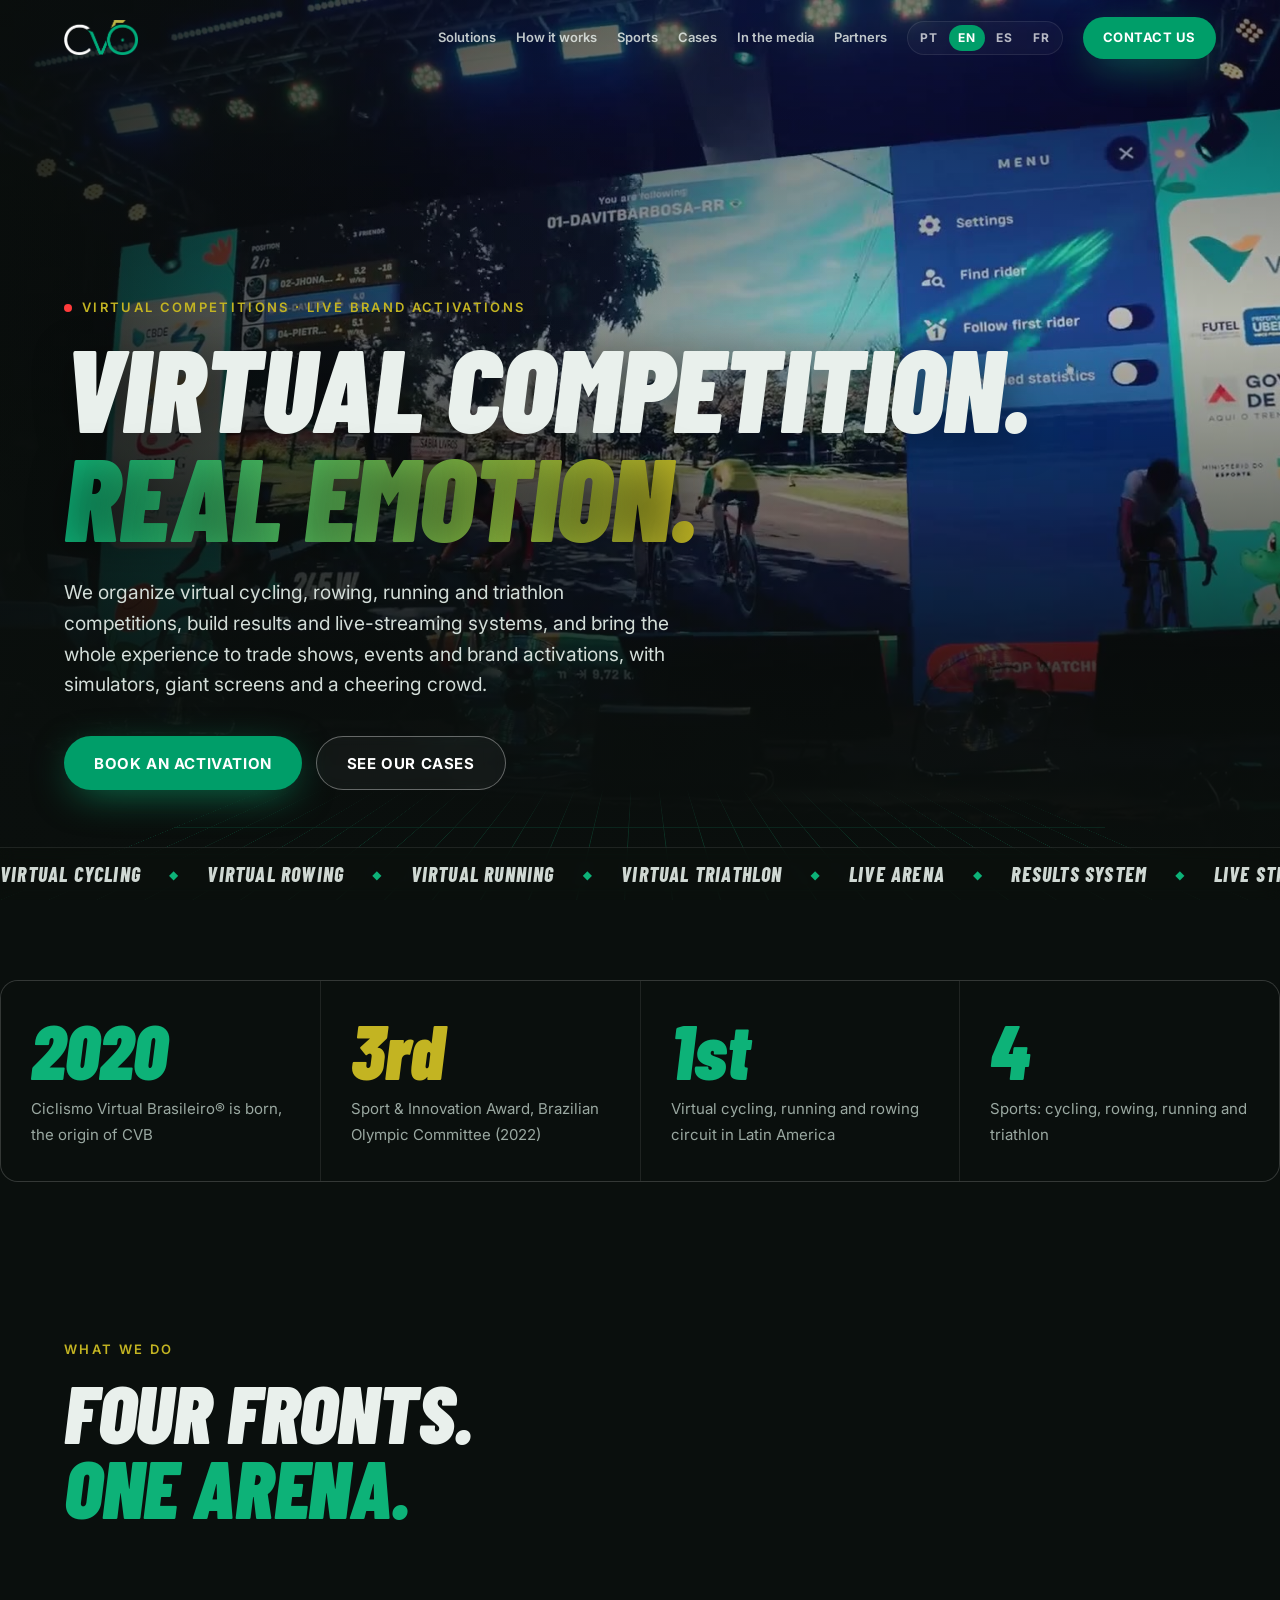
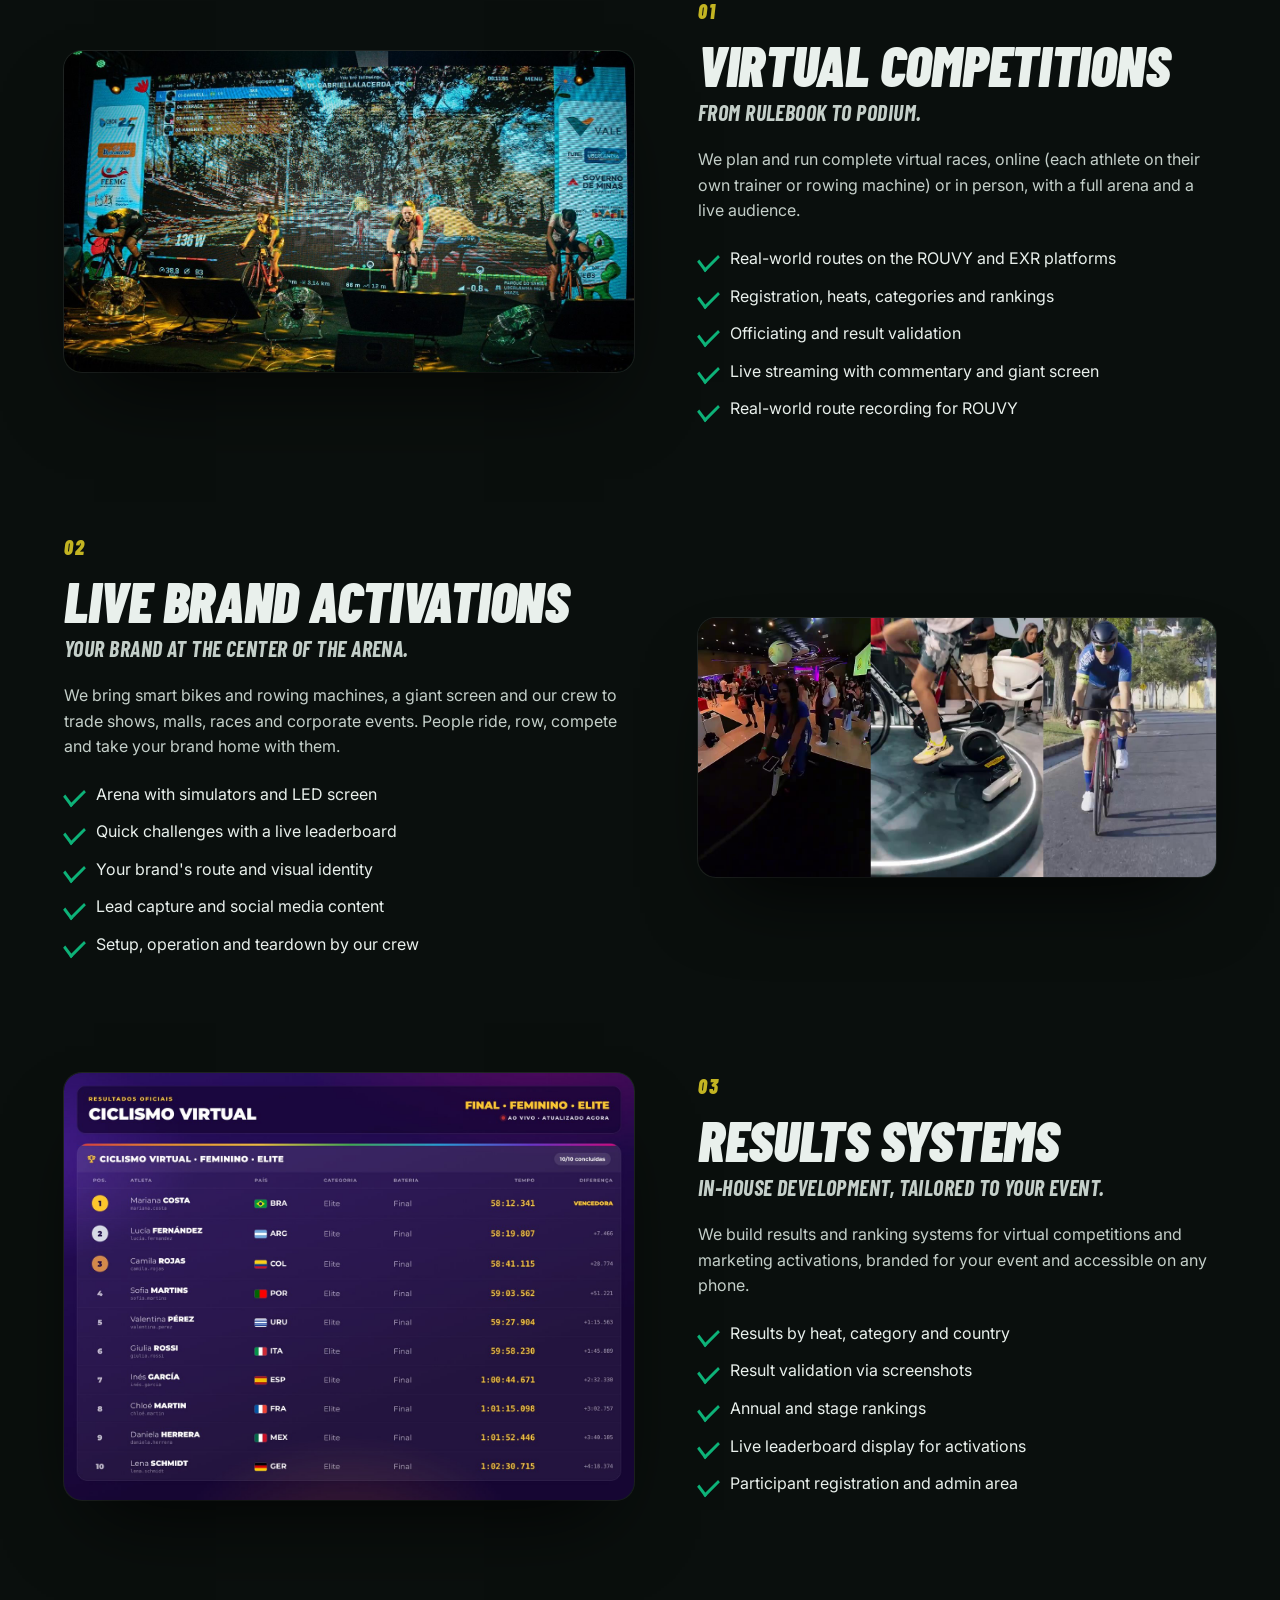
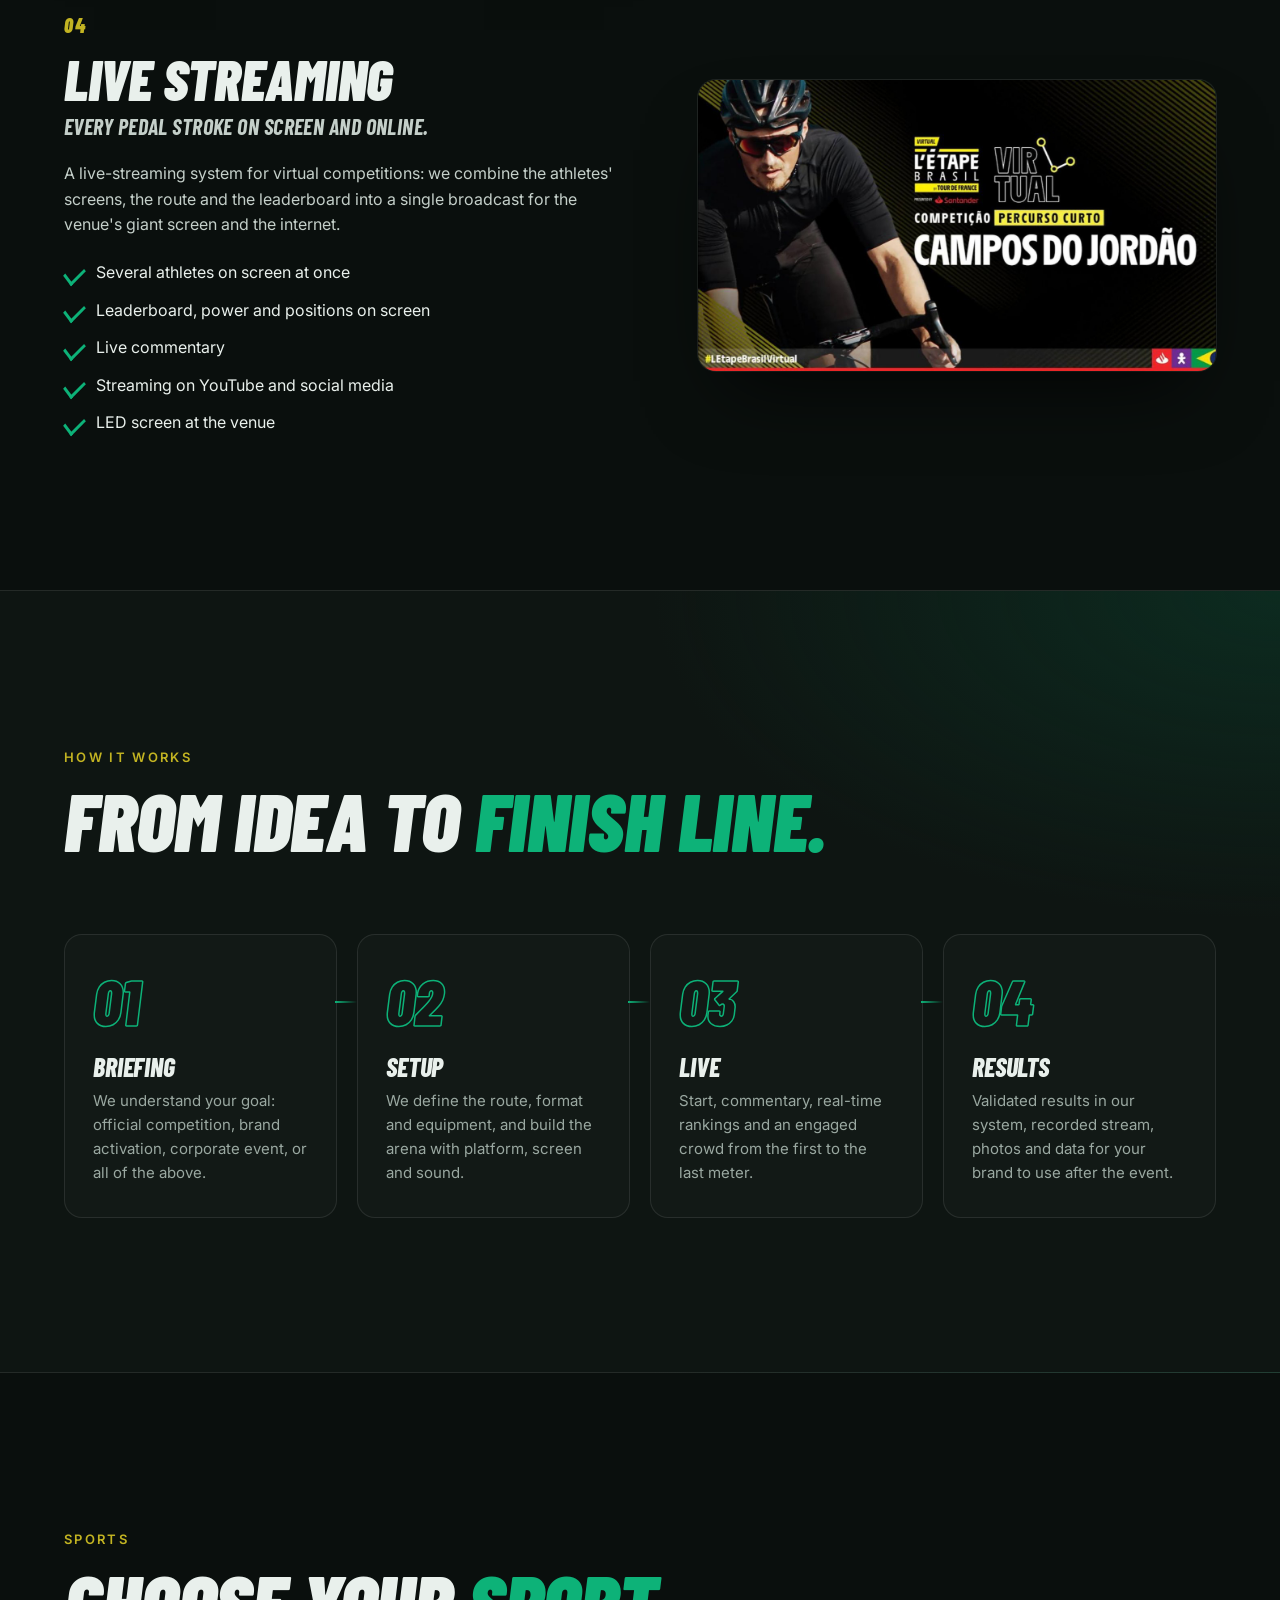
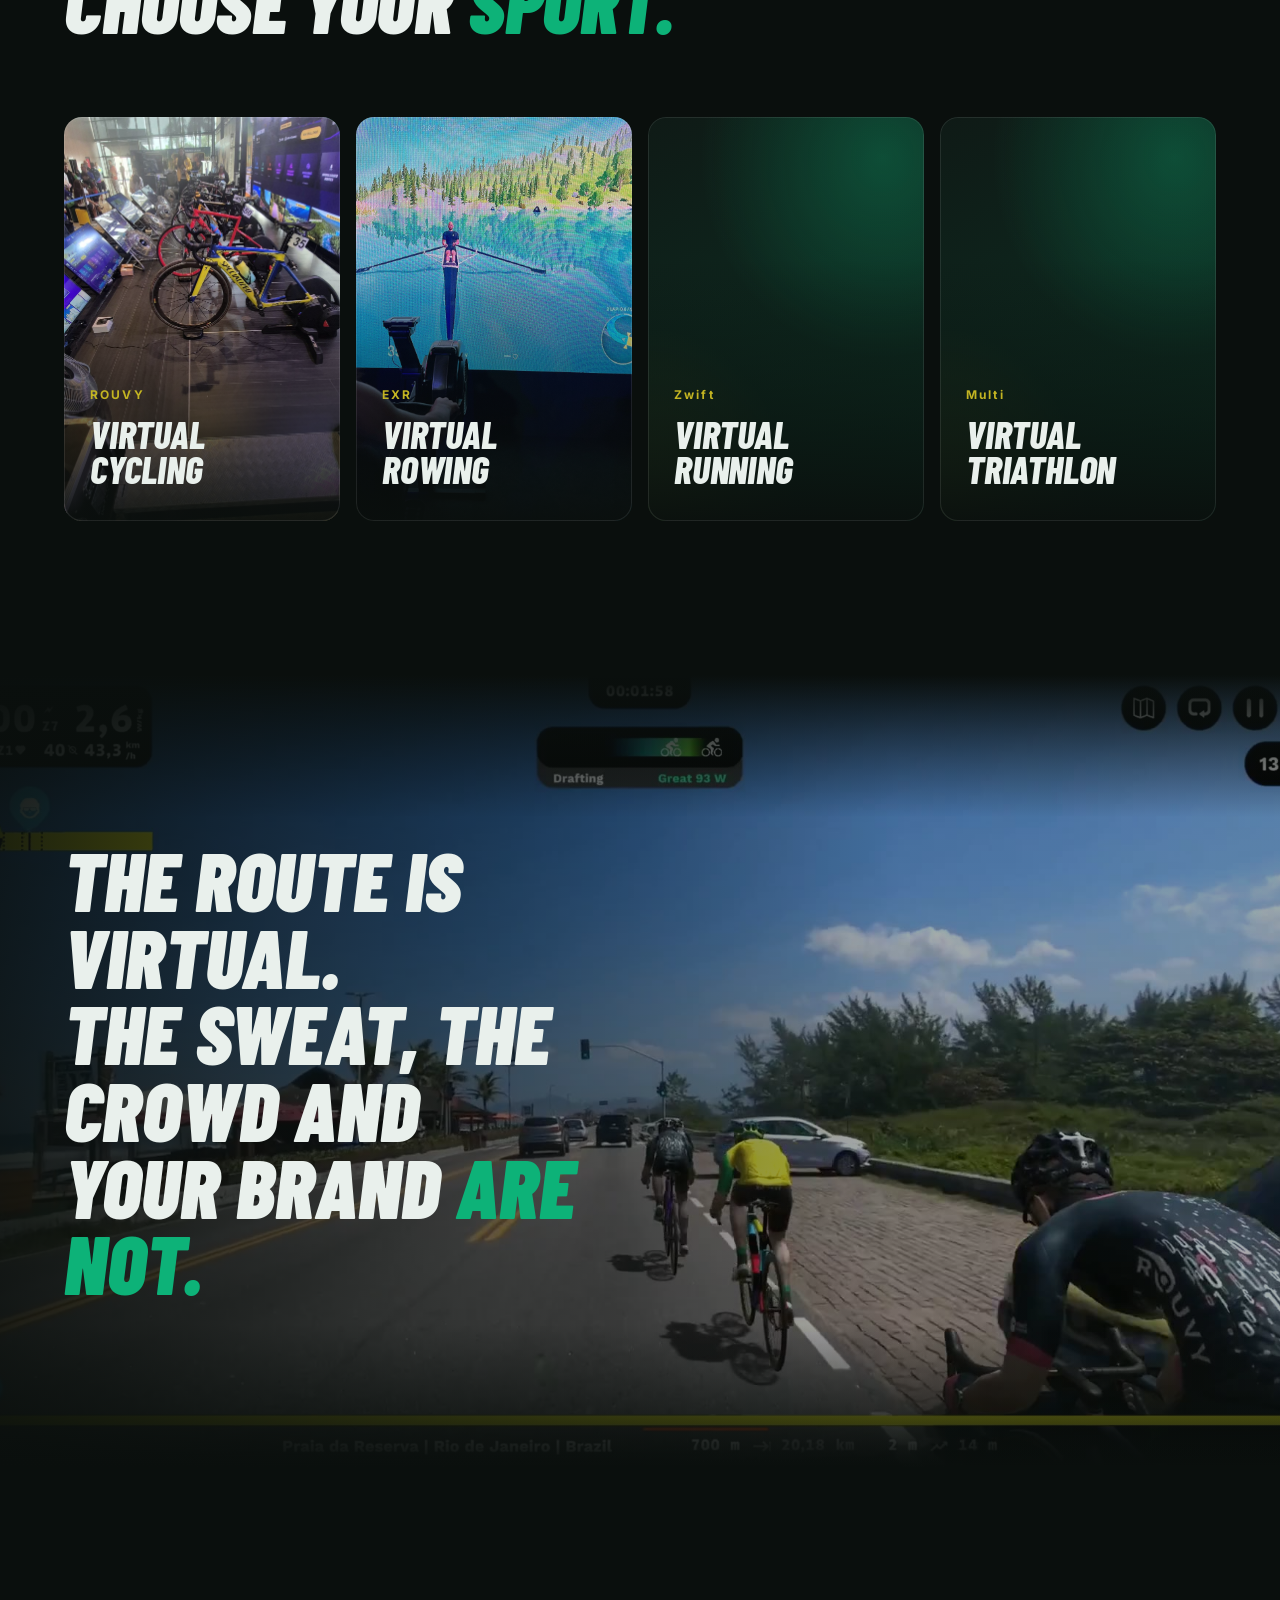
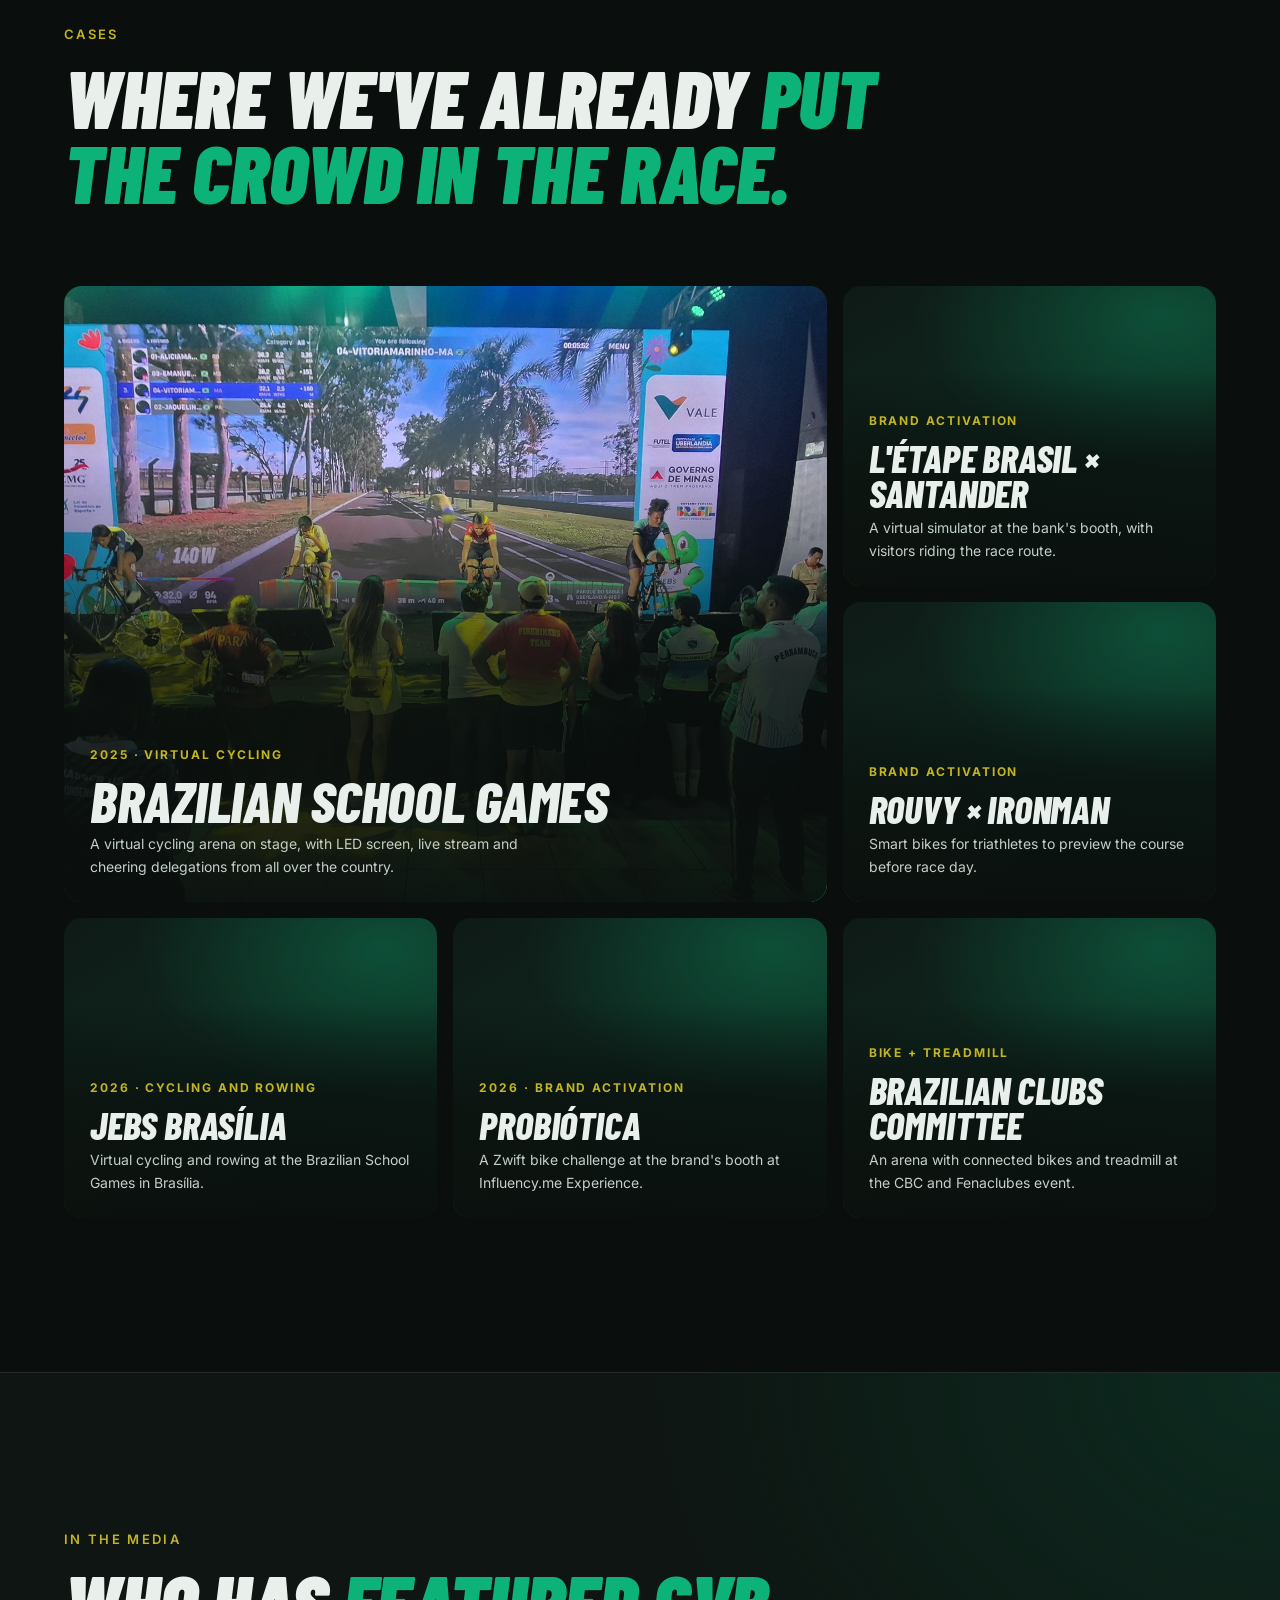
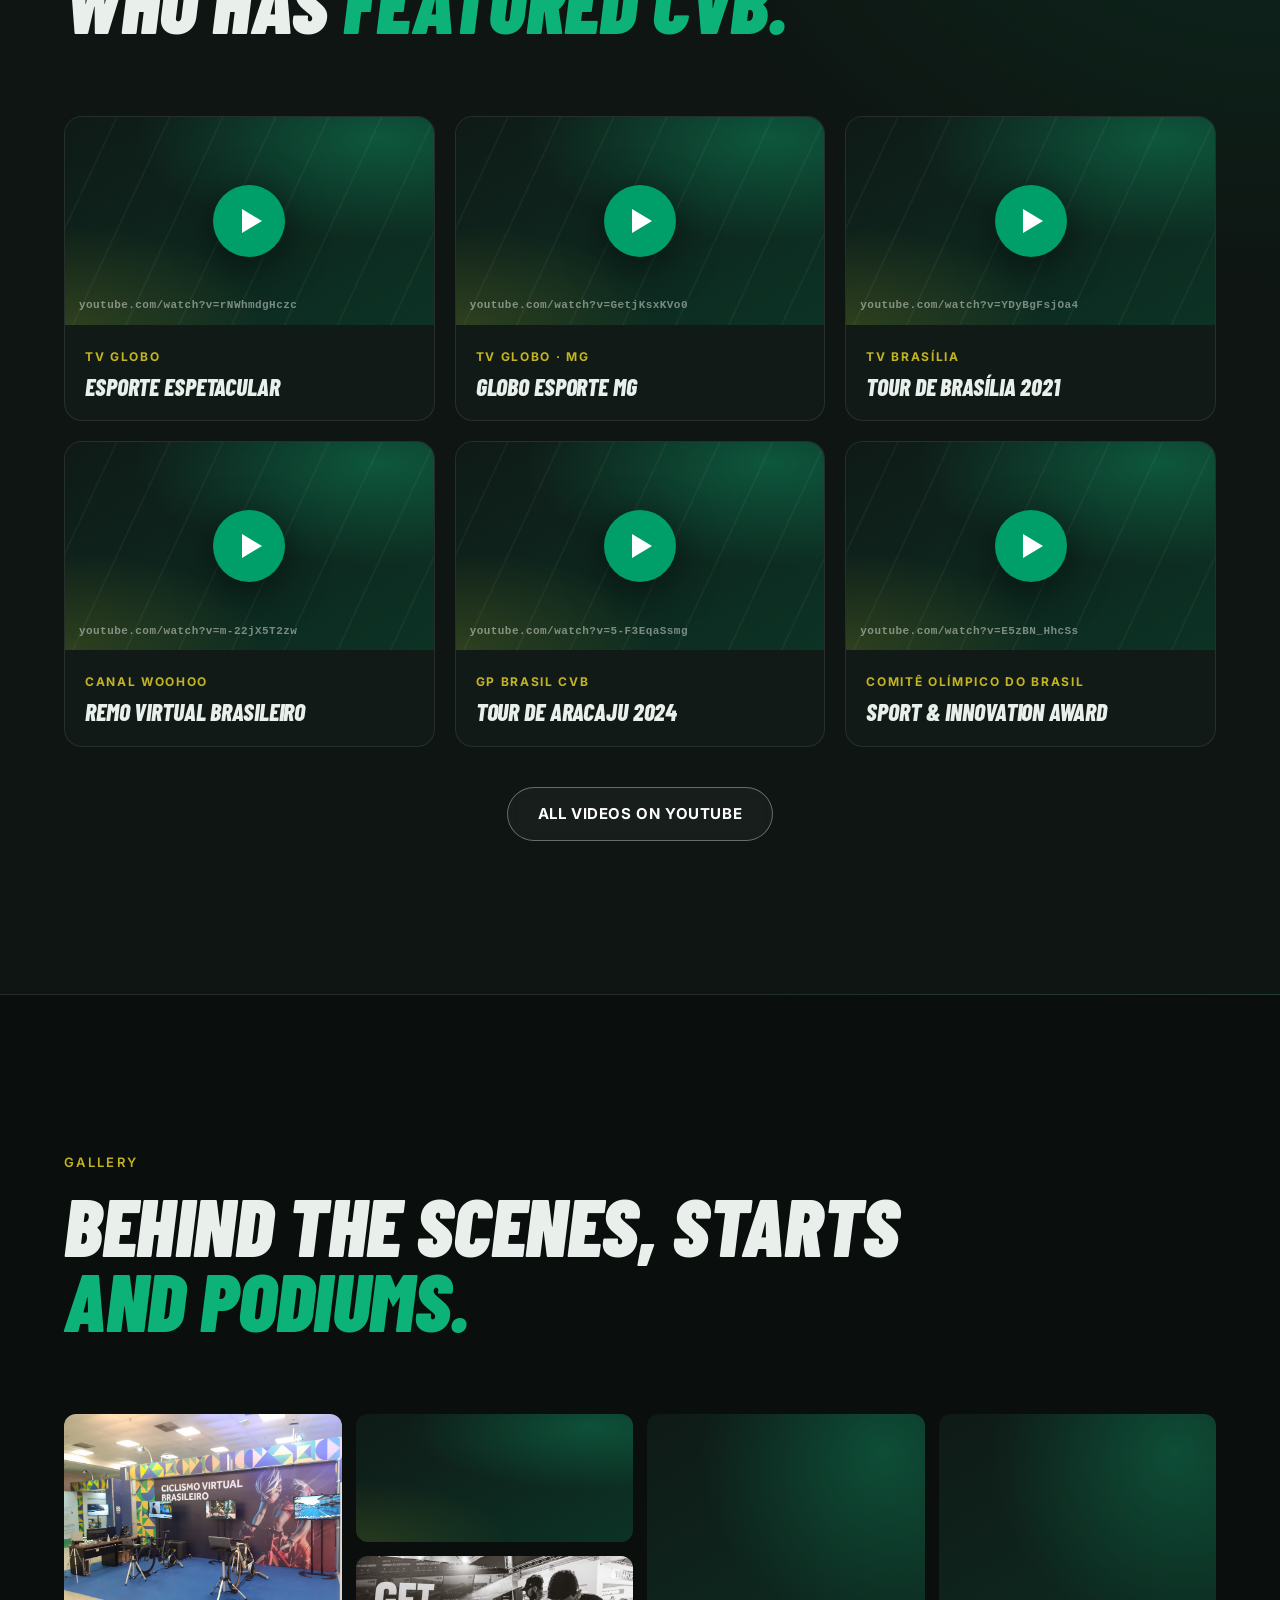
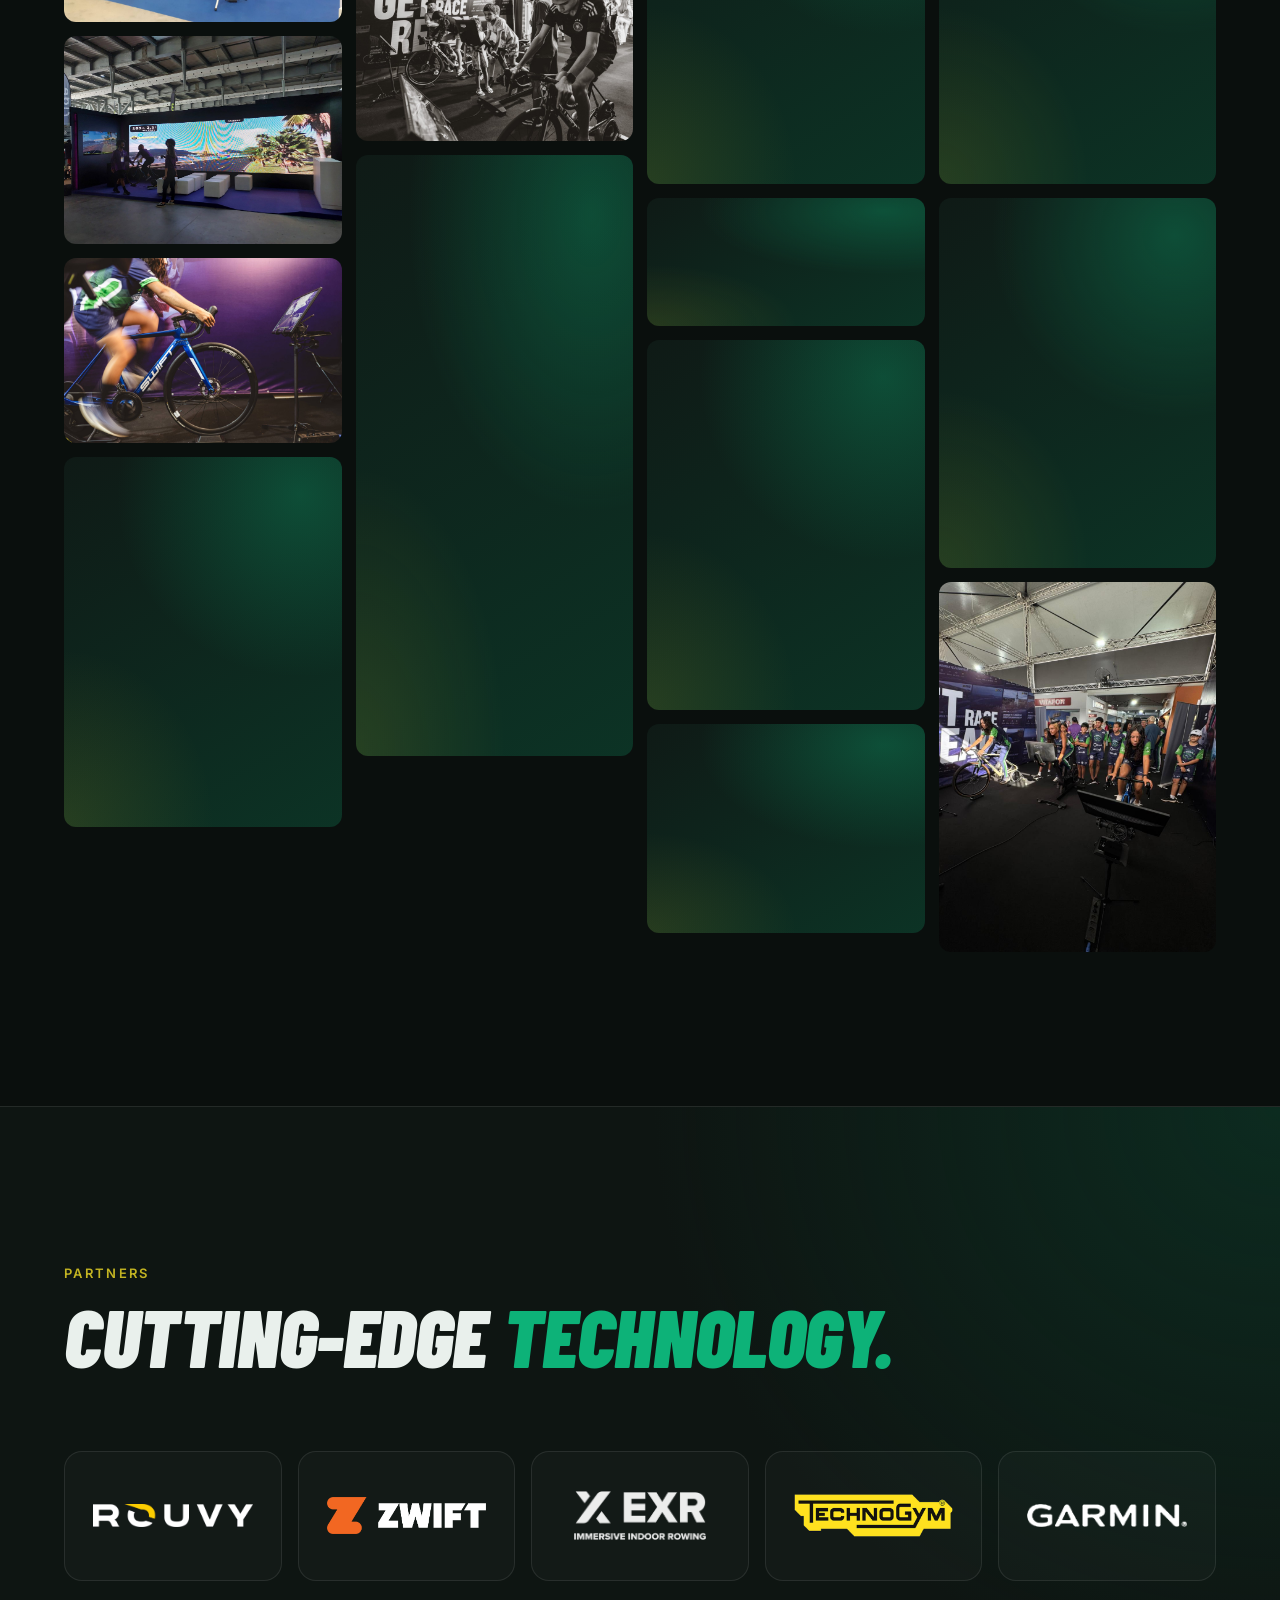
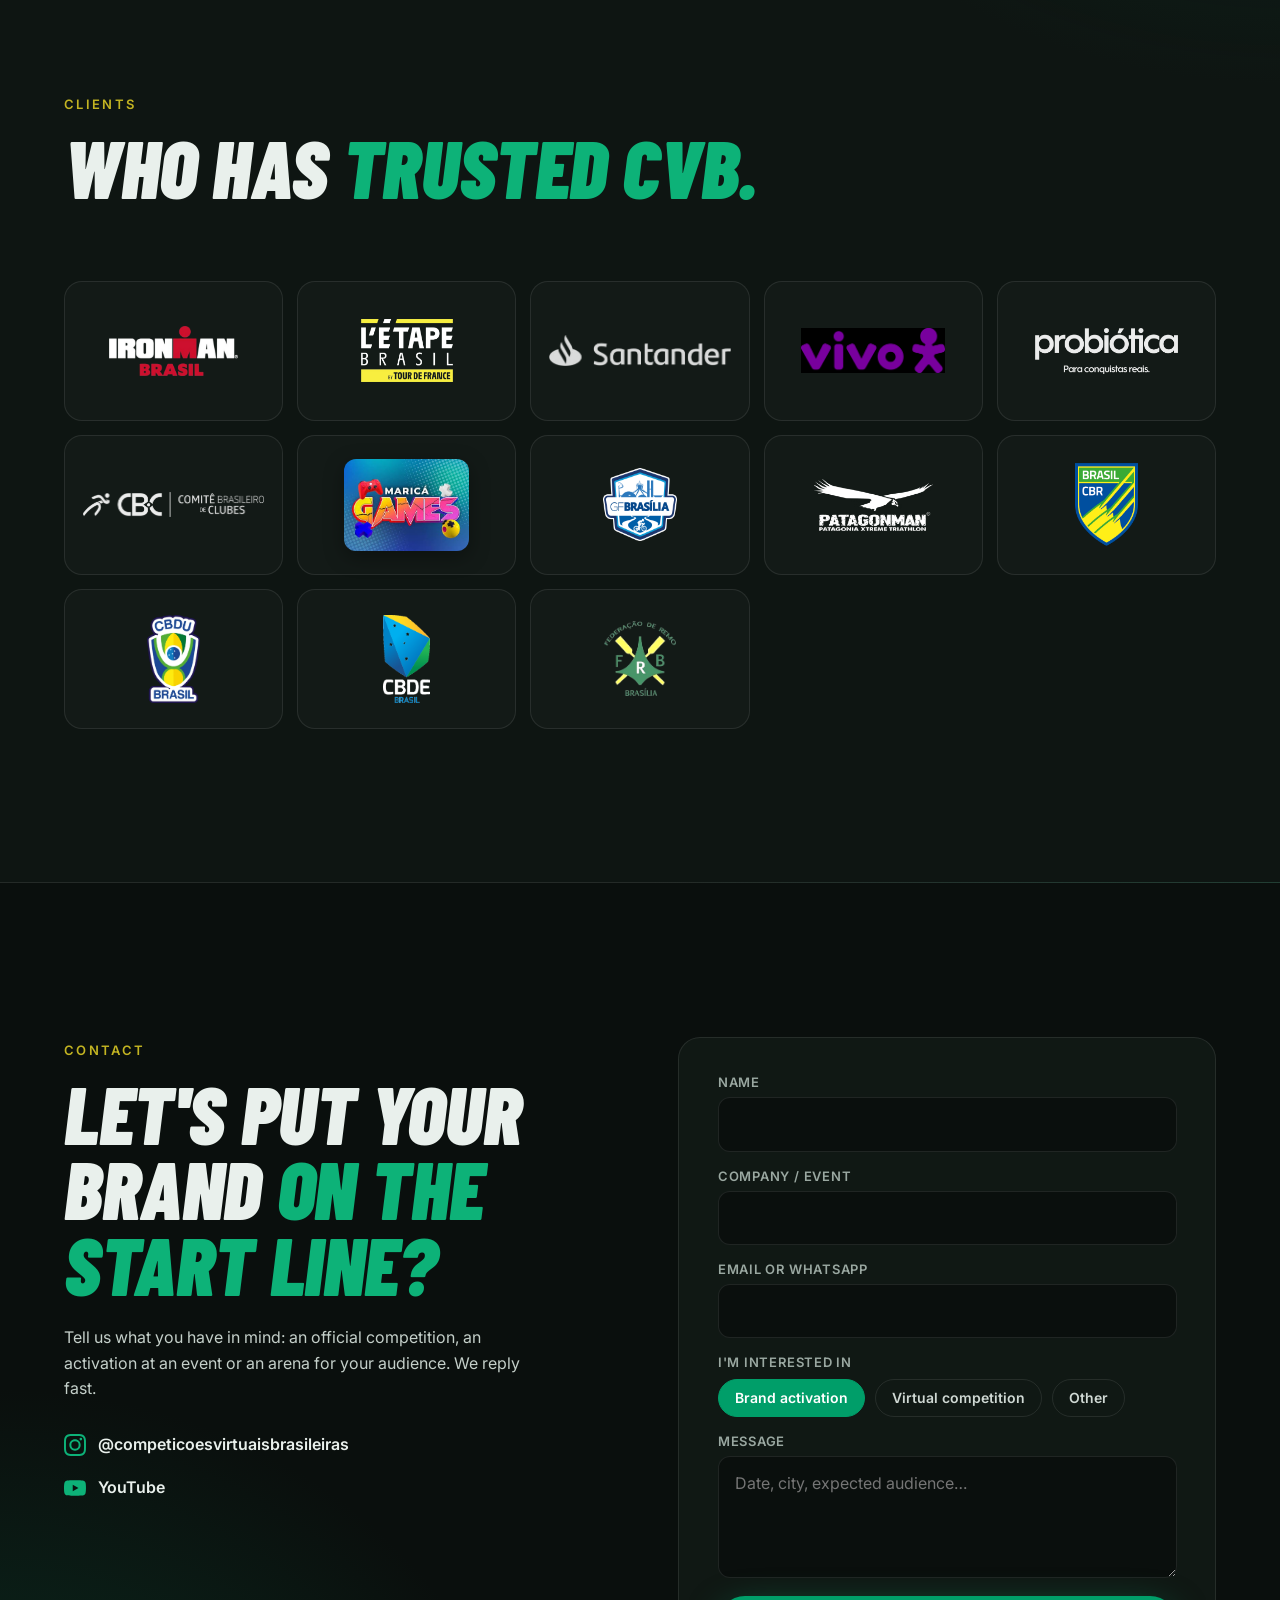
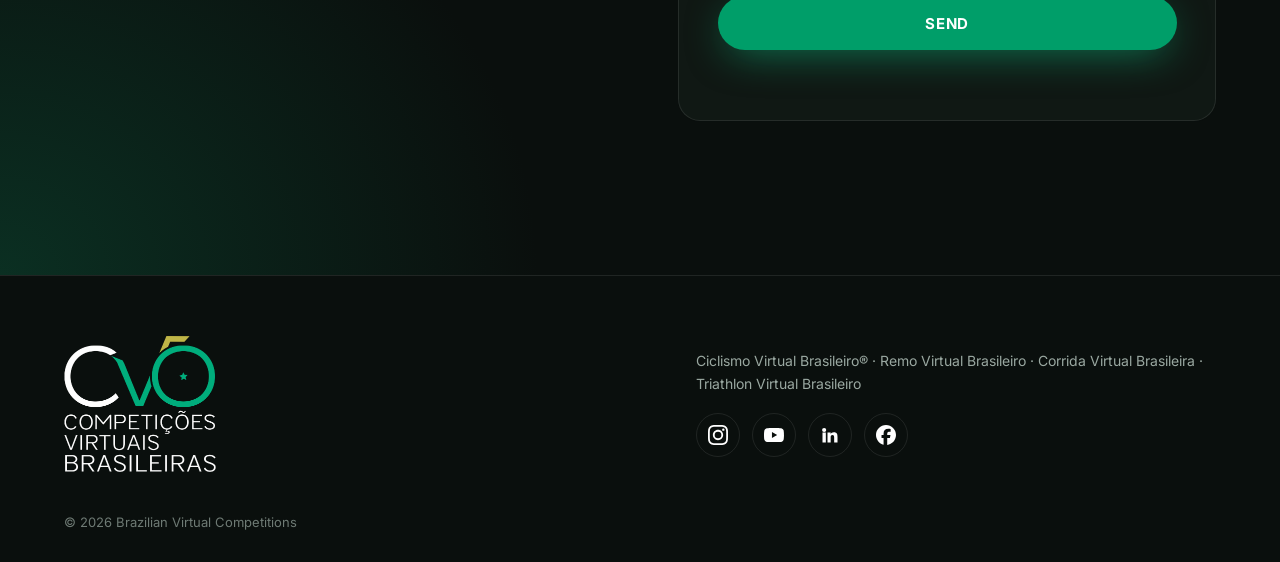
<file: index.html>
<!DOCTYPE html>
<html lang="pt-BR">
<head>
<meta charset="utf-8">
<meta name="viewport" content="width=device-width, initial-scale=1">
<title>CVB · Competições Virtuais Brasileiras</title>
<meta name="description" content="Competições virtuais de ciclismo, remo, corrida e triathlon, ações de marketing presencial, sistemas de resultados e transmissão ao vivo.">
<meta property="og:title" content="CVB · Competições Virtuais Brasileiras">
<meta property="og:description" content="Competição virtual. Emoção real. Competições virtuais e ativações de marca com simuladores, telão e público ao vivo.">
<link rel="canonical" href="https://www.competicaovirtual.com.br/">
<meta property="og:type" content="website">
<meta property="og:site_name" content="CVB · Competições Virtuais Brasileiras">
<meta property="og:locale" content="pt_BR">
<meta property="og:url" content="https://www.competicaovirtual.com.br/">
<meta property="og:image" content="http://www.competicaovirtual.com.br/assets/media/og-capa.jpg">
<meta property="og:image:secure_url" content="https://www.competicaovirtual.com.br/assets/media/og-capa.jpg">
<meta property="og:image:type" content="image/jpeg">
<meta property="og:image:width" content="1200">
<meta property="og:image:height" content="630">
<meta property="og:image:alt" content="Competição virtual. Emoção real. Arena de ciclismo virtual com telão e público.">
<meta name="twitter:card" content="summary_large_image">
<meta name="twitter:title" content="CVB · Competições Virtuais Brasileiras">
<meta name="twitter:description" content="Competição virtual. Emoção real. Competições virtuais e ativações de marca com simuladores, telão e público ao vivo.">
<meta name="twitter:image" content="https://www.competicaovirtual.com.br/assets/media/og-capa.jpg">
<link rel="alternate" hreflang="pt-BR" href="https://www.competicaovirtual.com.br/">
<link rel="alternate" hreflang="en" href="https://www.competicaovirtual.com.br/en/">
<link rel="alternate" hreflang="es" href="https://www.competicaovirtual.com.br/es/">
<link rel="alternate" hreflang="fr" href="https://www.competicaovirtual.com.br/fr/">
<link rel="alternate" hreflang="x-default" href="https://www.competicaovirtual.com.br/">
<meta name="theme-color" content="#0A0F0D">
<link rel="icon" type="image/png" href="assets/img/cvb-mark.png">
<link rel="preconnect" href="https://fonts.googleapis.com">
<link rel="preconnect" href="https://fonts.gstatic.com" crossorigin>
<link href="https://fonts.googleapis.com/css2?family=Barlow+Condensed:ital,wght@0,600;0,800;1,700;1,800;1,900&family=Inter:wght@400;500;600;700&display=swap" rel="stylesheet">
<link rel="stylesheet" href="assets/css/style.css">
</head>
<body>

<!-- ============ HEADER ============ -->
<header class="hdr" id="topo">
  <a class="hdr__logo" href="#topo" aria-label="CVB · início">
    <img src="assets/img/cvb-mark.png" alt="CVB" width="74" height="35">
    <span class="hdr__name">Competições<br>Virtuais Brasileiras</span>
  </a>
  <nav class="hdr__nav" id="nav" aria-label="Principal">
    <a href="#solucoes">Soluções</a>
    <a href="#como">Como funciona</a>
    <a href="#modalidades">Modalidades</a>
    <a href="#cases">Cases</a>
    <a href="#midia">Na mídia</a>
    <a href="#parceiros">Parceiros</a>
    <div class="lang" aria-label="Idioma">
      <a href="./" data-lang="pt" hreflang="pt-BR">PT</a><a href="en/" data-lang="en" hreflang="en">EN</a><a href="es/" data-lang="es" hreflang="es">ES</a><a href="fr/" data-lang="fr" hreflang="fr">FR</a>
    </div>
    <a href="#contato" class="btn btn--sm btn--green">Fale com a gente</a>
  </nav>
  <button class="hdr__burger" id="burger" aria-label="Abrir menu" aria-expanded="false" aria-controls="nav"><span></span><span></span></button>
</header>

<main>

<!-- ============ HERO ============ -->
<section class="hero">
  <div class="hero__media">
    <video class="media" data-media="hero.mp4" data-poster="hero-poster.jpg" autoplay muted loop playsinline preload="metadata"></video>
    <div class="hero__shade"></div>
    <div class="hero__grid"></div>
  </div>
  <div class="hero__inner wrap">
    <p class="eyebrow"><span class="dot"></span> Competições virtuais · Marketing presencial</p>
    <h1 class="hero__title">Competição virtual.<br><em>Emoção real.</em></h1>
    <p class="hero__lead">Organizamos competições virtuais de ciclismo, remo, corrida e triathlon, desenvolvemos sistemas de resultados e transmissão ao vivo e levamos essa experiência para feiras, eventos e ativações de marca, com simuladores, telão e público vibrando.</p>
    <div class="hero__cta">
      <a href="#contato" class="btn btn--green">Quero uma ativação</a>
      <a href="#cases" class="btn btn--ghost">Ver cases</a>
    </div>
  </div>
  <div class="ticker" aria-hidden="true">
    <div class="ticker__track">
      <span>Ciclismo virtual</span><i>◆</i><span>Remo virtual</span><i>◆</i><span>Corrida virtual</span><i>◆</i><span>Triathlon virtual</span><i>◆</i><span>Arena ao vivo</span><i>◆</i><span>Sistema de resultados</span><i>◆</i><span>Transmissão ao vivo</span><i>◆</i>
      <span>Ciclismo virtual</span><i>◆</i><span>Remo virtual</span><i>◆</i><span>Corrida virtual</span><i>◆</i><span>Triathlon virtual</span><i>◆</i><span>Arena ao vivo</span><i>◆</i><span>Sistema de resultados</span><i>◆</i><span>Transmissão ao vivo</span><i>◆</i>
    </div>
  </div>
</section>

<!-- ============ FATOS ============ -->
<section class="facts wrap">
  <div class="fact reveal"><b>2020</b><span>Nasce o Ciclismo Virtual Brasileiro®, origem da CVB</span></div>
  <div class="fact reveal"><b>3º</b><span>Prêmio Esporte e Inovação do Comitê Olímpico do Brasil (2022)</span></div>
  <div class="fact reveal"><b>1º</b><span>Circuito de competições virtuais de ciclismo, corrida e remo da América Latina</span></div>
  <div class="fact reveal"><b>4</b><span>Modalidades: ciclismo, remo, corrida e triathlon</span></div>
</section>

<!-- ============ SOLUÇÕES ============ -->
<section class="sec" id="solucoes">
  <div class="wrap">
    <header class="sec__head reveal">
      <p class="eyebrow">O que fazemos</p>
      <h2>Quatro frentes.<br><em>Uma arena.</em></h2>
    </header>

    <article class="sol reveal">
      <div class="sol__media sol__media--video yt-inline" data-yt="KOl-kLwOu_M" data-start="1071" data-title="GP Brasil CVB · Tour Parque da Cidade" role="button" tabindex="0" aria-label="Assistir: GP Brasil CVB · Tour Parque da Cidade">
        <img class="media" data-media="sol-competicoes.jpg" alt="">
        <span class="yt__play"></span>
        <span class="yt-inline__tag"><i class="dot"></i> GP Brasil CVB · Tour Parque da Cidade</span>
      </div>
      <div class="sol__body">
        <span class="sol__num">01</span>
        <h3>Competições virtuais</h3>
        <p class="sol__tag">Do regulamento ao pódio.</p>
        <p>Planejamos e executamos provas virtuais completas, online (cada atleta no seu rolo ou remoergômetro) ou presenciais, com arena montada e público.</p>
        <ul class="ticks">
          <li>Percursos reais nas plataformas ROUVY e EXR</li>
          <li>Inscrições, baterias, categorias e ranking</li>
          <li>Arbitragem e homologação dos resultados</li>
          <li>Transmissão ao vivo com narração e telão</li>
          <li>Gravação de percursos reais para o ROUVY</li>
        </ul>
      </div>
    </article>

    <article class="sol sol--rev reveal">
      <div class="sol__media sol__media--wide"><video class="media" data-media="sol-ativacoes.mp4" data-poster="sol-ativacoes.jpg" autoplay muted loop playsinline preload="none"></video></div>
      <div class="sol__body">
        <span class="sol__num">02</span>
        <h3>Ações de marketing presencial</h3>
        <p class="sol__tag">Sua marca no centro da arena.</p>
        <p>Levamos bikes e remoergômetros inteligentes, telão e equipe para feiras, shoppings, corridas e eventos corporativos. O público pedala, rema, compete e leva a sua marca junto.</p>
        <ul class="ticks">
          <li>Arena com simuladores e telão de LED</li>
          <li>Desafios rápidos com ranking ao vivo</li>
          <li>Percurso e identidade visual da sua marca</li>
          <li>Captação de contatos e conteúdo para redes</li>
          <li>Montagem, operação e desmontagem por nossa equipe</li>
        </ul>
      </div>
    </article>

    <article class="sol reveal">
      <div class="sol__media"><img class="media" data-media="sol-resultados.jpg" alt="Exemplo ilustrativo da tela de resultados em modo TV"></div>
      <div class="sol__body">
        <span class="sol__num">03</span>
        <h3>Sistemas de resultados</h3>
        <p class="sol__tag">Desenvolvimento próprio, do jeito do seu evento.</p>
        <p>Desenvolvemos sistemas de resultados e ranking para competições virtuais e para ações de marketing, com a identidade do evento e acesso pelo celular.</p>
        <ul class="ticks">
          <li>Resultados por bateria, categoria e país</li>
          <li>Homologação por captura de tela dos resultados</li>
          <li>Rankings anuais e por etapa</li>
          <li>Painel de ranking ao vivo para ativações</li>
          <li>Cadastro de participantes e área administrativa</li>
        </ul>
      </div>
    </article>

    <article class="sol sol--rev reveal">
      <div class="sol__media sol__media--video yt-inline" data-yt="e1ZCD8Ha5gc" data-start="4679" data-title="Virtual L'Étape Brasil by Tour de France presented by Santander" role="button" tabindex="0" aria-label="Assistir à transmissão: Virtual L'Étape Brasil">
        <img class="media" data-media="transmissao-capa.jpg" alt="">
        <span class="yt__play"></span>
        <span class="yt-inline__tag"><i class="dot"></i> Transmissão ao vivo · Virtual L'Étape Brasil</span>
      </div>
      <div class="sol__body">
        <span class="sol__num">04</span>
        <h3>Transmissão ao vivo</h3>
        <p class="sol__tag">Cada pedalada na tela e na rede.</p>
        <p>Sistema de transmissão ao vivo de competições virtuais: juntamos as telas dos atletas, o percurso e o ranking numa única transmissão para o telão do evento e para a internet.</p>
        <ul class="ticks">
          <li>Imagem de vários atletas ao mesmo tempo</li>
          <li>Ranking, potência e posições na tela</li>
          <li>Narração e comentários ao vivo</li>
          <li>Transmissão no YouTube e nas redes</li>
          <li>Telão de LED no local da prova</li>
        </ul>
      </div>
    </article>
  </div>
</section>

<!-- ============ COMO FUNCIONA ============ -->
<section class="sec sec--panel" id="como">
  <div class="wrap">
    <header class="sec__head reveal">
      <p class="eyebrow">Como funciona</p>
      <h2>Da ideia à <em>linha de chegada.</em></h2>
    </header>
    <ol class="steps">
      <li class="step reveal"><span>01</span><h4>Briefing</h4><p>Entendemos o objetivo: competição oficial, ativação de marca, evento corporativo ou tudo junto.</p></li>
      <li class="step reveal"><span>02</span><h4>Montagem</h4><p>Definimos percurso, formato e equipamentos e montamos a arena com plataforma, telão e som.</p></li>
      <li class="step reveal"><span>03</span><h4>Ao vivo</h4><p>Largada, narração, ranking em tempo real e público envolvido do primeiro ao último metro.</p></li>
      <li class="step reveal"><span>04</span><h4>Resultado</h4><p>Resultados homologados no nosso sistema, transmissão gravada, fotos e dados para a sua marca usar depois do evento.</p></li>
    </ol>
  </div>
</section>

<!-- ============ MODALIDADES ============ -->
<section class="sec" id="modalidades">
  <div class="wrap">
    <header class="sec__head reveal">
      <p class="eyebrow">Modalidades</p>
      <h2>Escolha seu <em>esporte.</em></h2>
    </header>
    <div class="mods">
      <a class="mod reveal" href="#contato"><img class="media" data-media="mod-ciclismo.jpg" alt="Ciclismo virtual"><div class="mod__txt"><small>ROUVY</small><h3>Ciclismo virtual</h3><p>Rolos inteligentes e percursos reais filmados no mundo todo.</p></div></a>
      <a class="mod reveal" href="#contato"><img class="media" data-media="mod-remo.jpg" alt="Remo virtual"><div class="mod__txt"><small>EXR</small><h3>Remo virtual</h3><p>Remoergômetros conectados em raias virtuais imersivas.</p></div></a>
      <a class="mod reveal" href="#contato"><img class="media" data-media="mod-corrida.jpg" alt="Corrida virtual"><div class="mod__txt"><small>Zwift</small><h3>Corrida virtual</h3><p>Esteiras conectadas aos mundos virtuais do Zwift.</p></div></a>
      <a class="mod reveal" href="#contato"><img class="media" data-media="mod-triathlon.jpg" alt="Triathlon virtual"><div class="mod__txt"><small>Multi</small><h3>Triathlon virtual</h3><p>Remo, bike e corrida em uma só prova indoor.</p></div></a>
    </div>
  </div>
</section>

<!-- ============ VÍDEO FULL ============ -->
<section class="bigvideo">
  <video class="media" data-media="arena-loop.mp4" data-poster="arena-loop.jpg" autoplay muted loop playsinline preload="none"></video>
  <div class="bigvideo__shade"></div>
  <blockquote class="bigvideo__quote wrap reveal">
    <p>O percurso é virtual.<br>O suor, a torcida e a sua marca, <em>não.</em></p>
  </blockquote>
</section>

<!-- ============ CASES ============ -->
<section class="sec" id="cases">
  <div class="wrap">
    <header class="sec__head reveal">
      <p class="eyebrow">Cases</p>
      <h2>Onde já <em>colocamos o público para competir.</em></h2>
    </header>
    <div class="cases">
      <article class="case case--xl reveal"><img class="media" data-media="case-jebs-2025.jpg" alt="Ciclismo virtual nos Jogos Escolares Brasileiros 2025"><div class="case__txt"><small>2025 · Ciclismo virtual</small><h3>Jogos Escolares Brasileiros</h3><p>Arena de ciclismo virtual no palco, com telão de LED, transmissão ao vivo e a torcida das delegações de todo o país.</p></div></article>
      <article class="case reveal"><img class="media" data-media="case-letape-santander.jpg" alt="Simulador L'Étape Brasil no estande do Santander"><div class="case__txt"><small>Ativação de marca</small><h3>L'Étape Brasil × Santander</h3><p>Simulador virtual no estande do banco, com o público pedalando o percurso da prova.</p></div></article>
      <article class="case reveal"><img class="media" data-media="case-rouvy-ironman.jpg" alt="Espaço ROUVY no IRONMAN"><div class="case__txt"><small>Ativação de marca</small><h3>ROUVY × IRONMAN</h3><p>Espaço com bikes inteligentes para os triatletas testarem o percurso antes da prova.</p></div></article>
      <article class="case reveal"><img class="media" data-media="case-jebs-2026.jpg" alt="Ciclismo e remo virtual nos JEBs Brasília 2026"><div class="case__txt"><small>2026 · Ciclismo e remo</small><h3>JEBs Brasília</h3><p>Ciclismo e remo virtual nos Jogos Escolares Brasileiros em Brasília.</p></div></article>
      <article class="case reveal"><img class="media" data-media="case-probiotica.jpg" alt="Ativação Probiótica com bike Zwift"><div class="case__txt"><small>2026 · Ativação de marca</small><h3>Probiótica</h3><p>Desafio com bike Zwift no estande da marca no Influency.me Experience.</p></div></article>
      <article class="case reveal"><img class="media" data-media="case-cbc.jpg" alt="Arena CVB no evento do Comitê Brasileiro de Clubes"><div class="case__txt"><small>Bike + esteira</small><h3>Comitê Brasileiro de Clubes</h3><p>Arena com bikes e esteira conectadas no evento da CBC e da Fenaclubes.</p></div></article>
    </div>
  </div>
</section>

<!-- ============ NA MÍDIA ============ -->
<section class="sec sec--panel" id="midia">
  <div class="wrap">
    <header class="sec__head reveal">
      <p class="eyebrow">Na mídia</p>
      <h2>Quem já <em>mostrou a CVB.</em></h2>
    </header>
    <div class="yt-grid" id="ytGrid"></div>
    <p class="center reveal"><a class="btn btn--ghost" href="https://www.youtube.com/@competicoesvirtuaisbrasileiras" target="_blank" rel="noopener">Todos os vídeos no YouTube</a></p>
  </div>
</section>

<!-- ============ GALERIA ============ -->
<section class="sec" id="galeria">
  <div class="wrap">
    <header class="sec__head reveal">
      <p class="eyebrow">Galeria</p>
      <h2>Bastidores, largadas <em>e pódios.</em></h2>
    </header>
    <div class="gallery" id="gallery"></div>
  </div>
</section>

<!-- ============ PARCEIROS & CLIENTES ============ -->
<section class="sec sec--panel" id="parceiros">
  <div class="wrap">
    <header class="sec__head reveal">
      <p class="eyebrow">Parceiros</p>
      <h2>Tecnologia de <em>ponta.</em></h2>
    </header>
    <div class="logos logos--partners reveal" id="partners"></div>

    <header class="sec__head sec__head--sm reveal" id="clientes">
      <p class="eyebrow">Clientes</p>
      <h2>Quem já <em>confiou na CVB.</em></h2>
    </header>
    <div class="logos logos--clients reveal" id="clients" aria-label="Clientes"></div>
  </div>
</section>

<!-- ============ CONTATO ============ -->
<section class="sec contact" id="contato">
  <div class="wrap contact__grid">
    <div class="reveal">
      <p class="eyebrow">Contato</p>
      <h2>Vamos colocar sua marca <em>na largada?</em></h2>
      <p class="contact__lead">Conte o que você imagina: uma competição oficial, uma ação num evento ou uma arena para o seu público. A gente responde rápido.</p>
      <ul class="contact__links" id="contactLinks"></ul>
    </div>
    <form class="form reveal" id="form" novalidate>
      <label>Nome<input name="nome" required autocomplete="name"></label>
      <label>Empresa / evento<input name="empresa" autocomplete="organization"></label>
      <label>E-mail ou WhatsApp<input name="contato" required></label>
      <fieldset>
        <legend>Tenho interesse em</legend>
        <label class="chip"><input type="radio" name="tipo" value="Ação de marketing presencial" checked><span>Ativação de marca</span></label>
        <label class="chip"><input type="radio" name="tipo" value="Organização de competição virtual"><span>Competição virtual</span></label>
        <label class="chip"><input type="radio" name="tipo" value="Outro assunto"><span>Outro</span></label>
      </fieldset>
      <label>Mensagem<textarea name="msg" rows="4" placeholder="Data, cidade, público esperado…"></textarea></label>
      <button class="btn btn--green btn--block" type="submit">Enviar</button>
      <p class="form__note" id="formNote" role="status"></p>
    </form>
  </div>
</section>

</main>

<!-- ============ FOOTER ============ -->
<footer class="ftr">
  <div class="wrap ftr__grid">
    <img src="assets/img/cvb-logo.png" alt="Competições Virtuais Brasileiras" class="ftr__logo" width="152" height="135">
    <div>
      <p class="ftr__mods">Ciclismo Virtual Brasileiro® · Remo Virtual Brasileiro · Corrida Virtual Brasileira · Triathlon Virtual Brasileiro</p>
      <div class="social" id="social"></div>
    </div>
  </div>
  <p class="ftr__copy wrap">© <span id="ano">2026</span> Competições Virtuais Brasileiras</p>
</footer>

<div class="lightbox" id="lightbox" hidden><button class="lightbox__x" aria-label="Fechar">×</button><img alt=""></div>

<script src="assets/js/main.js"></script>
</body>
</html>
</file>
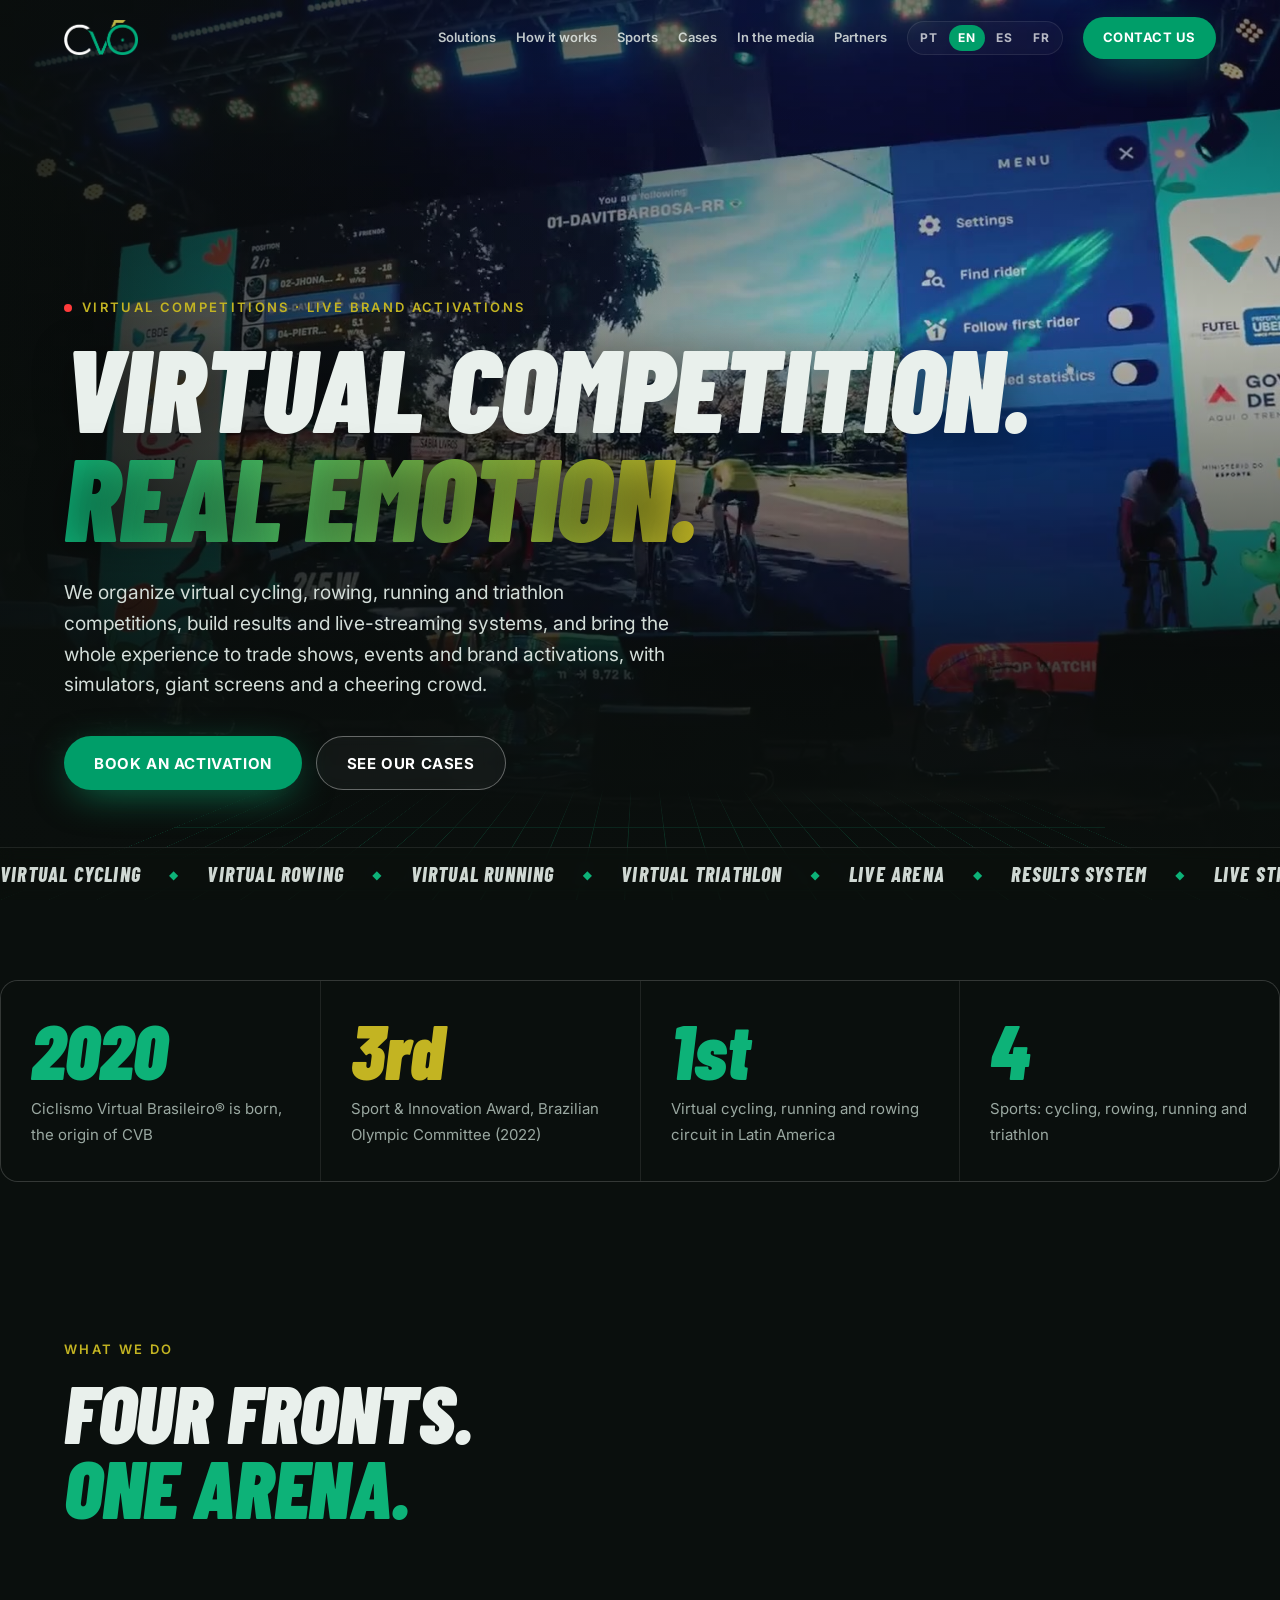
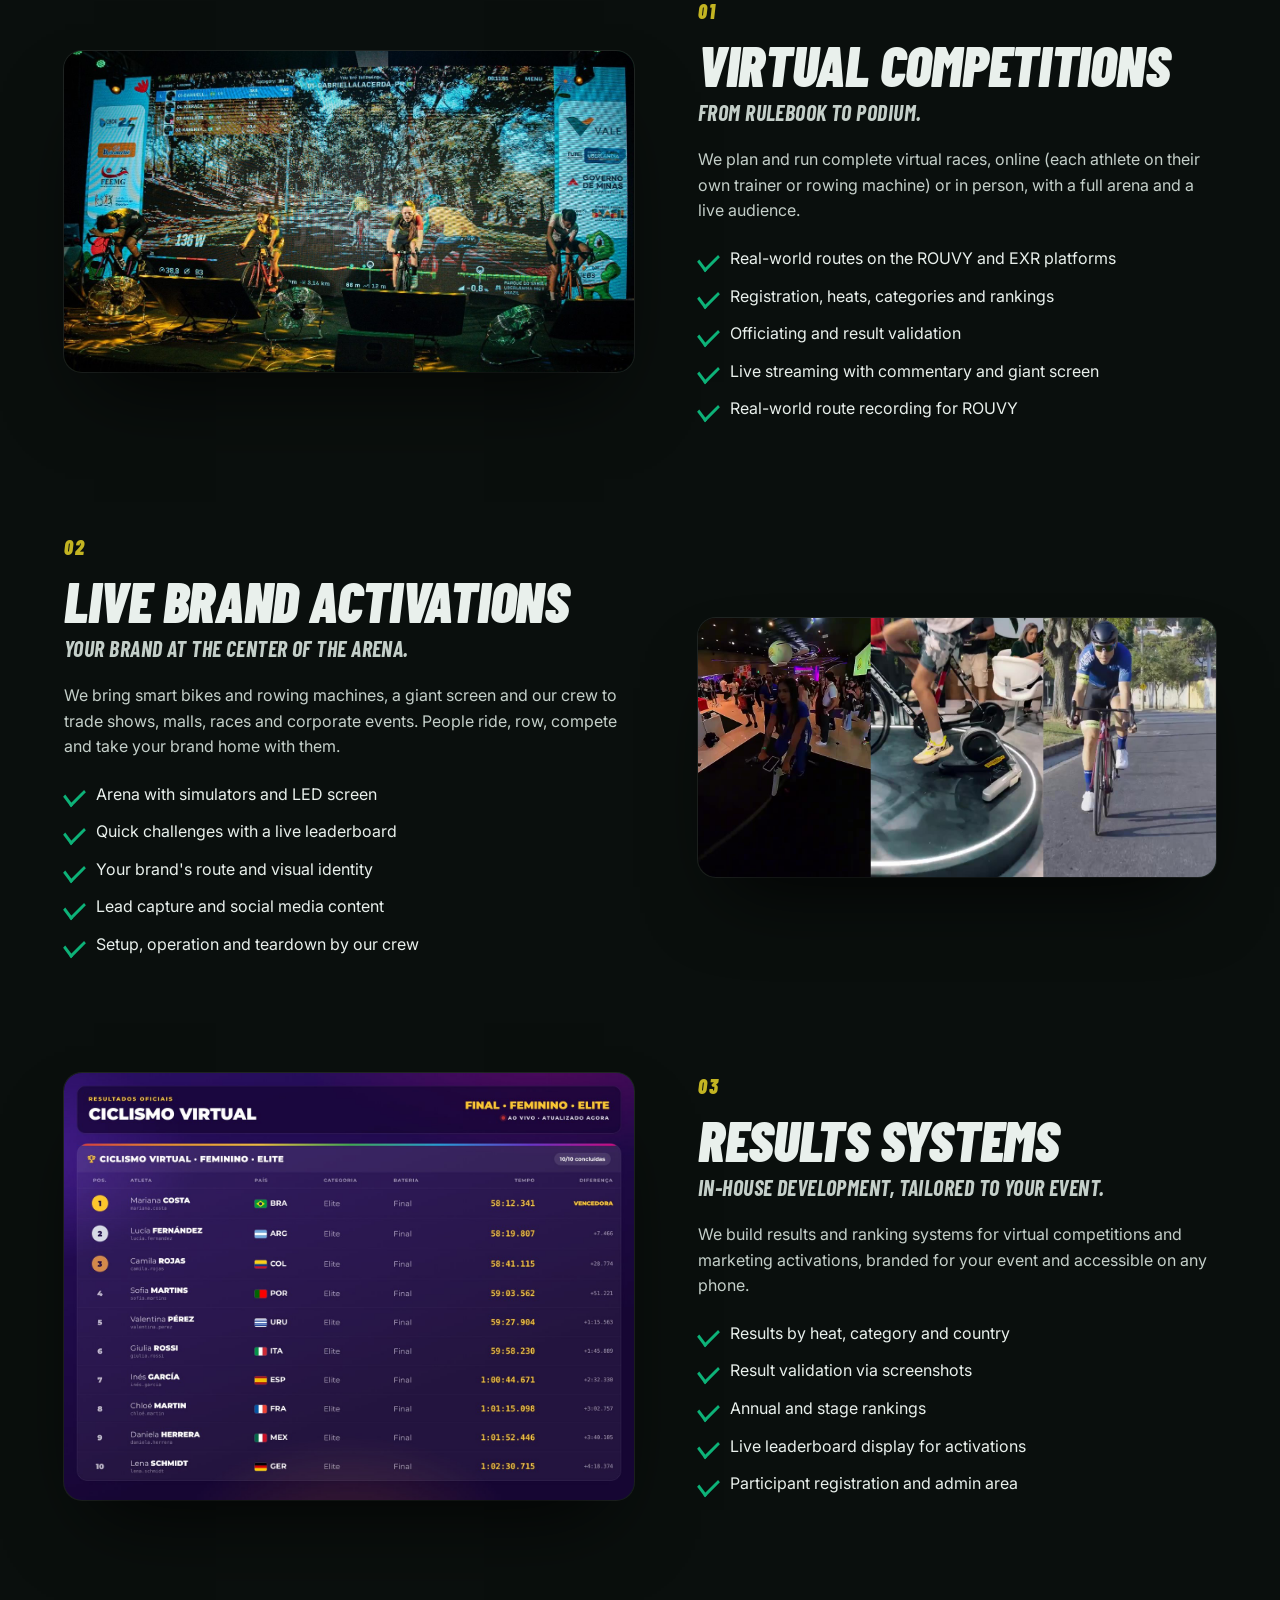
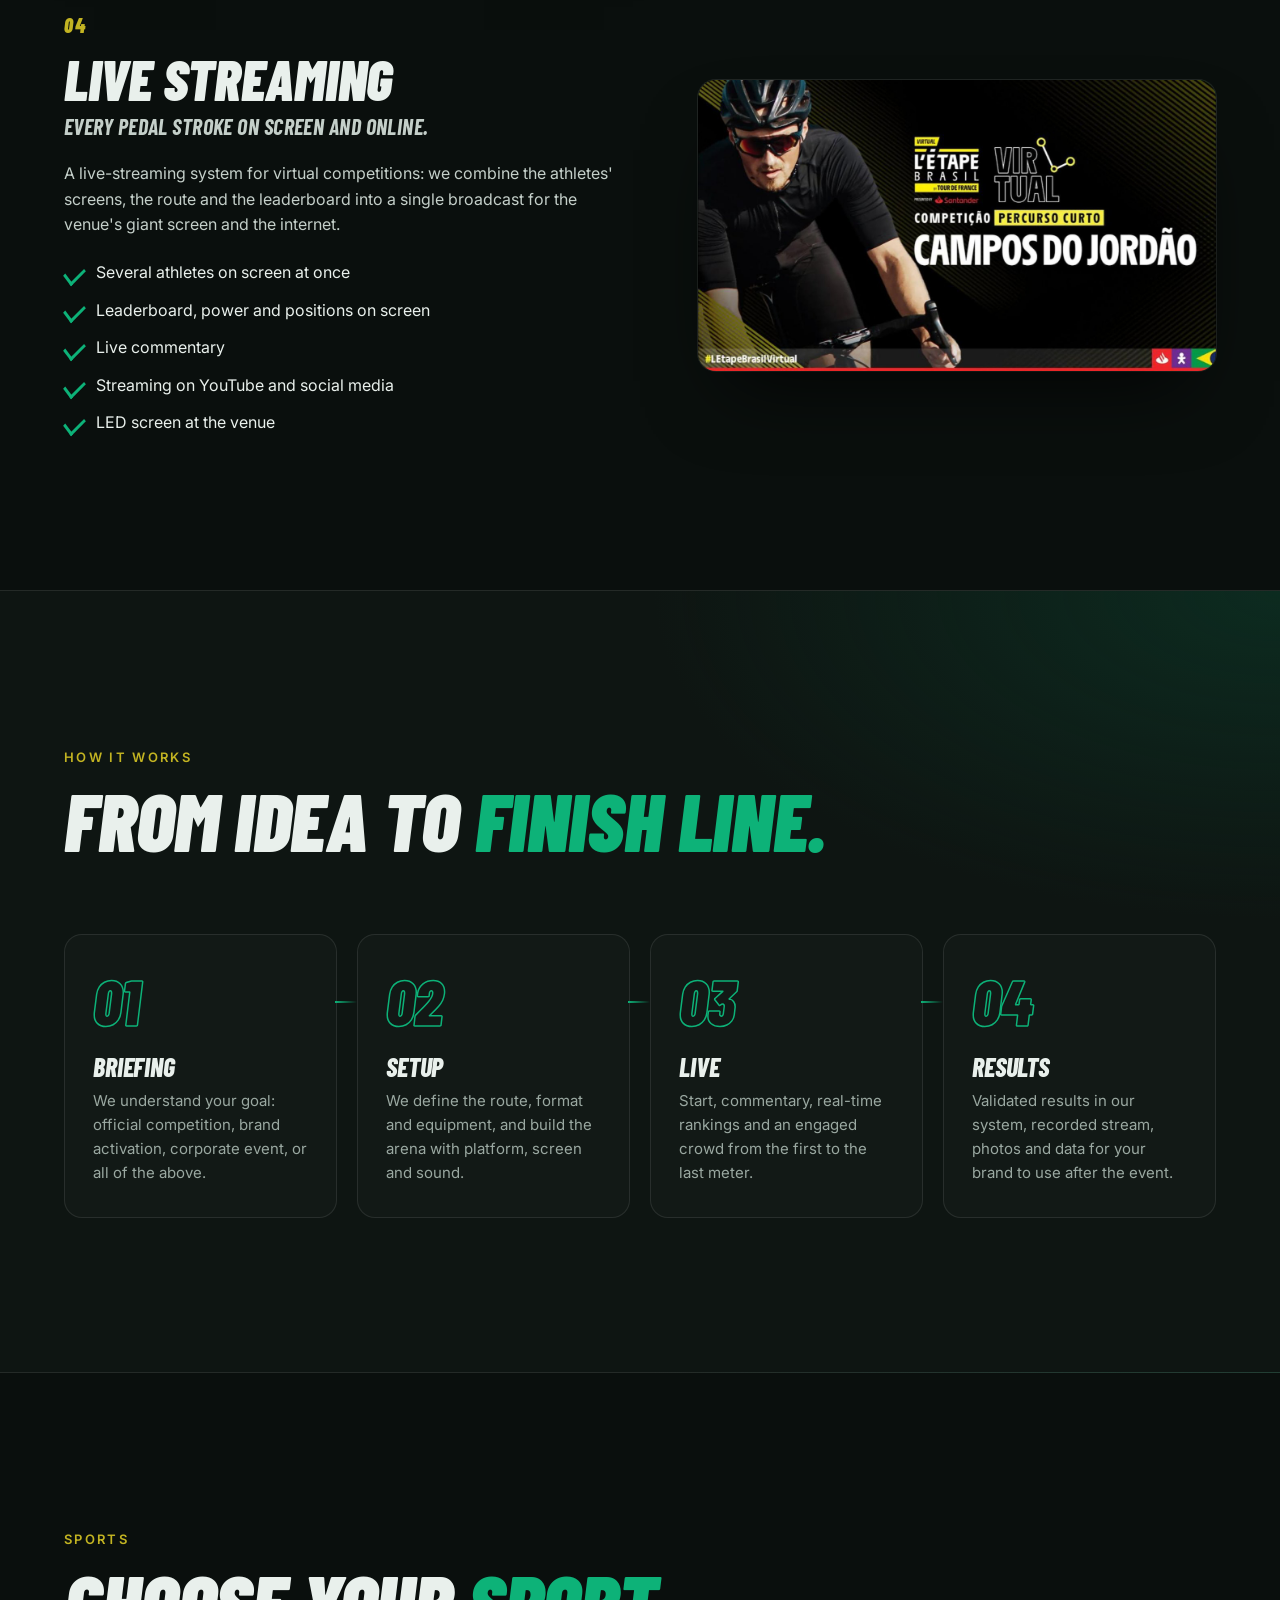
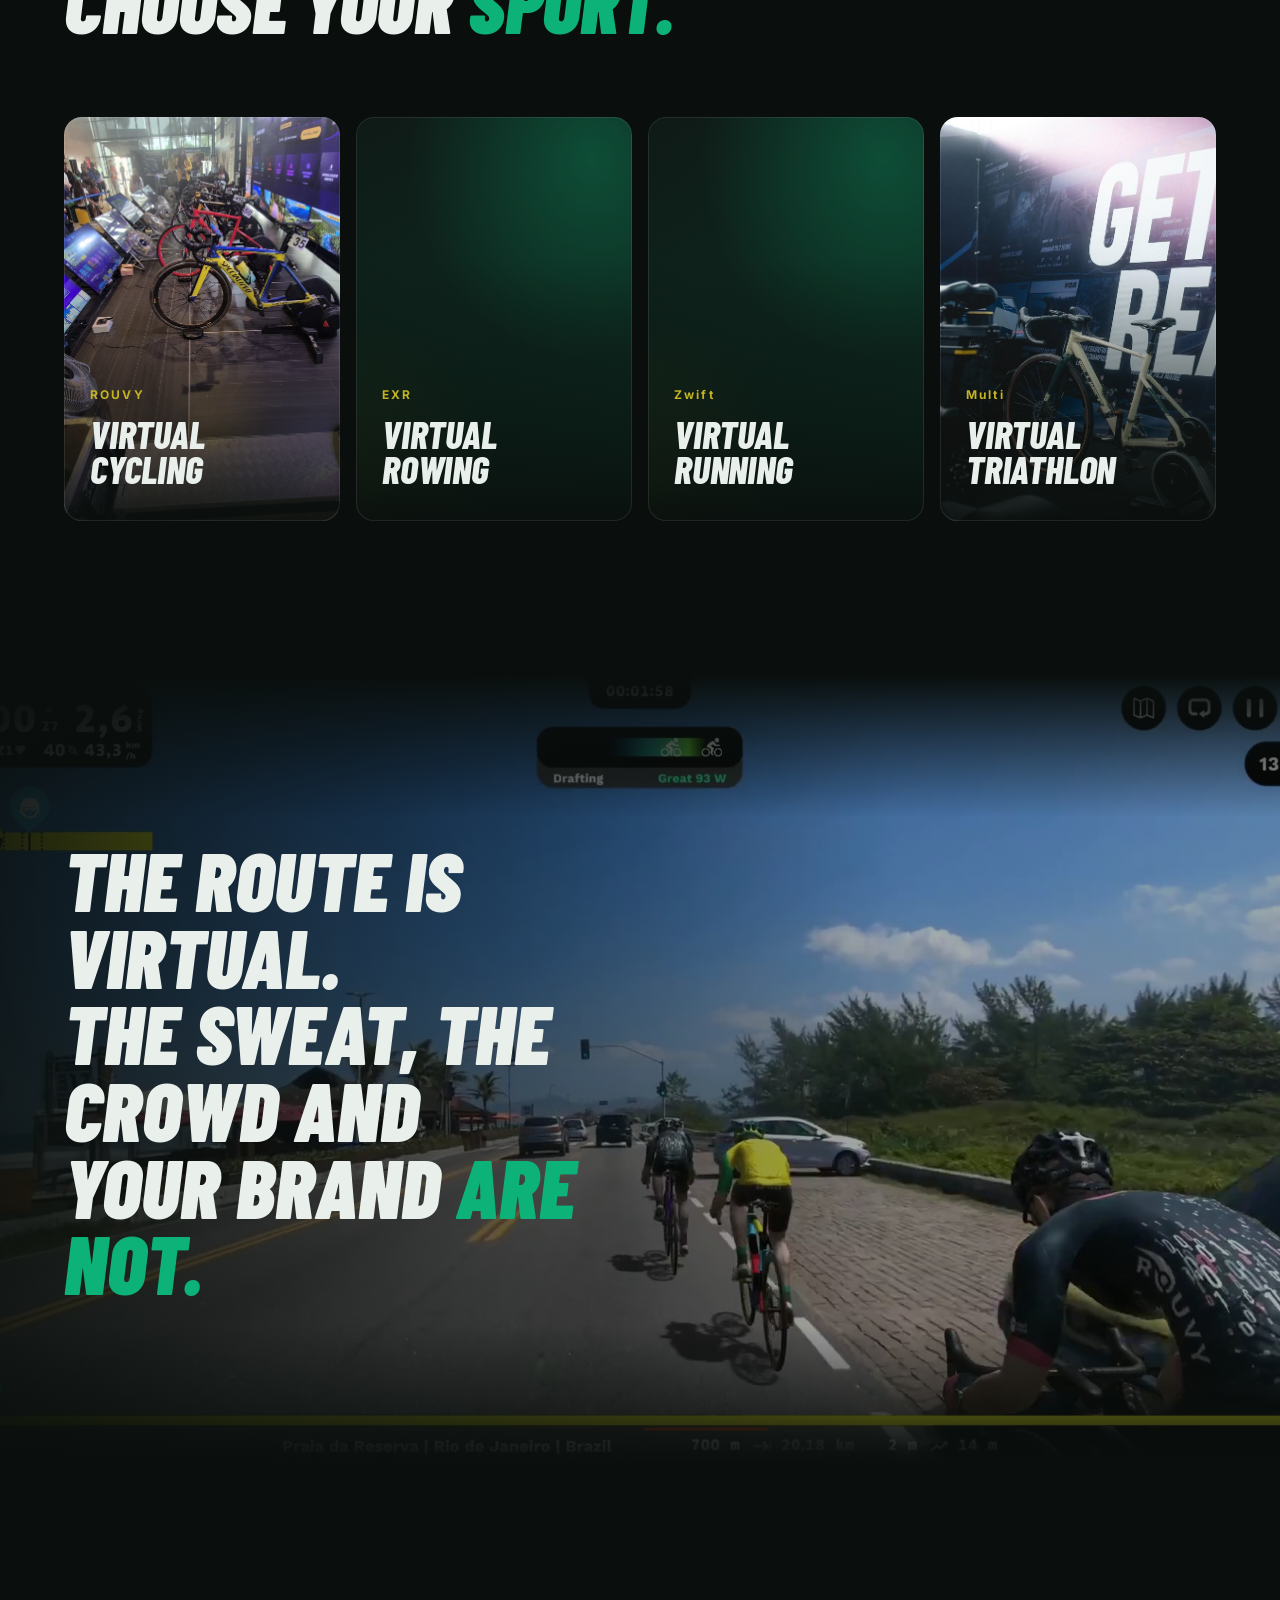
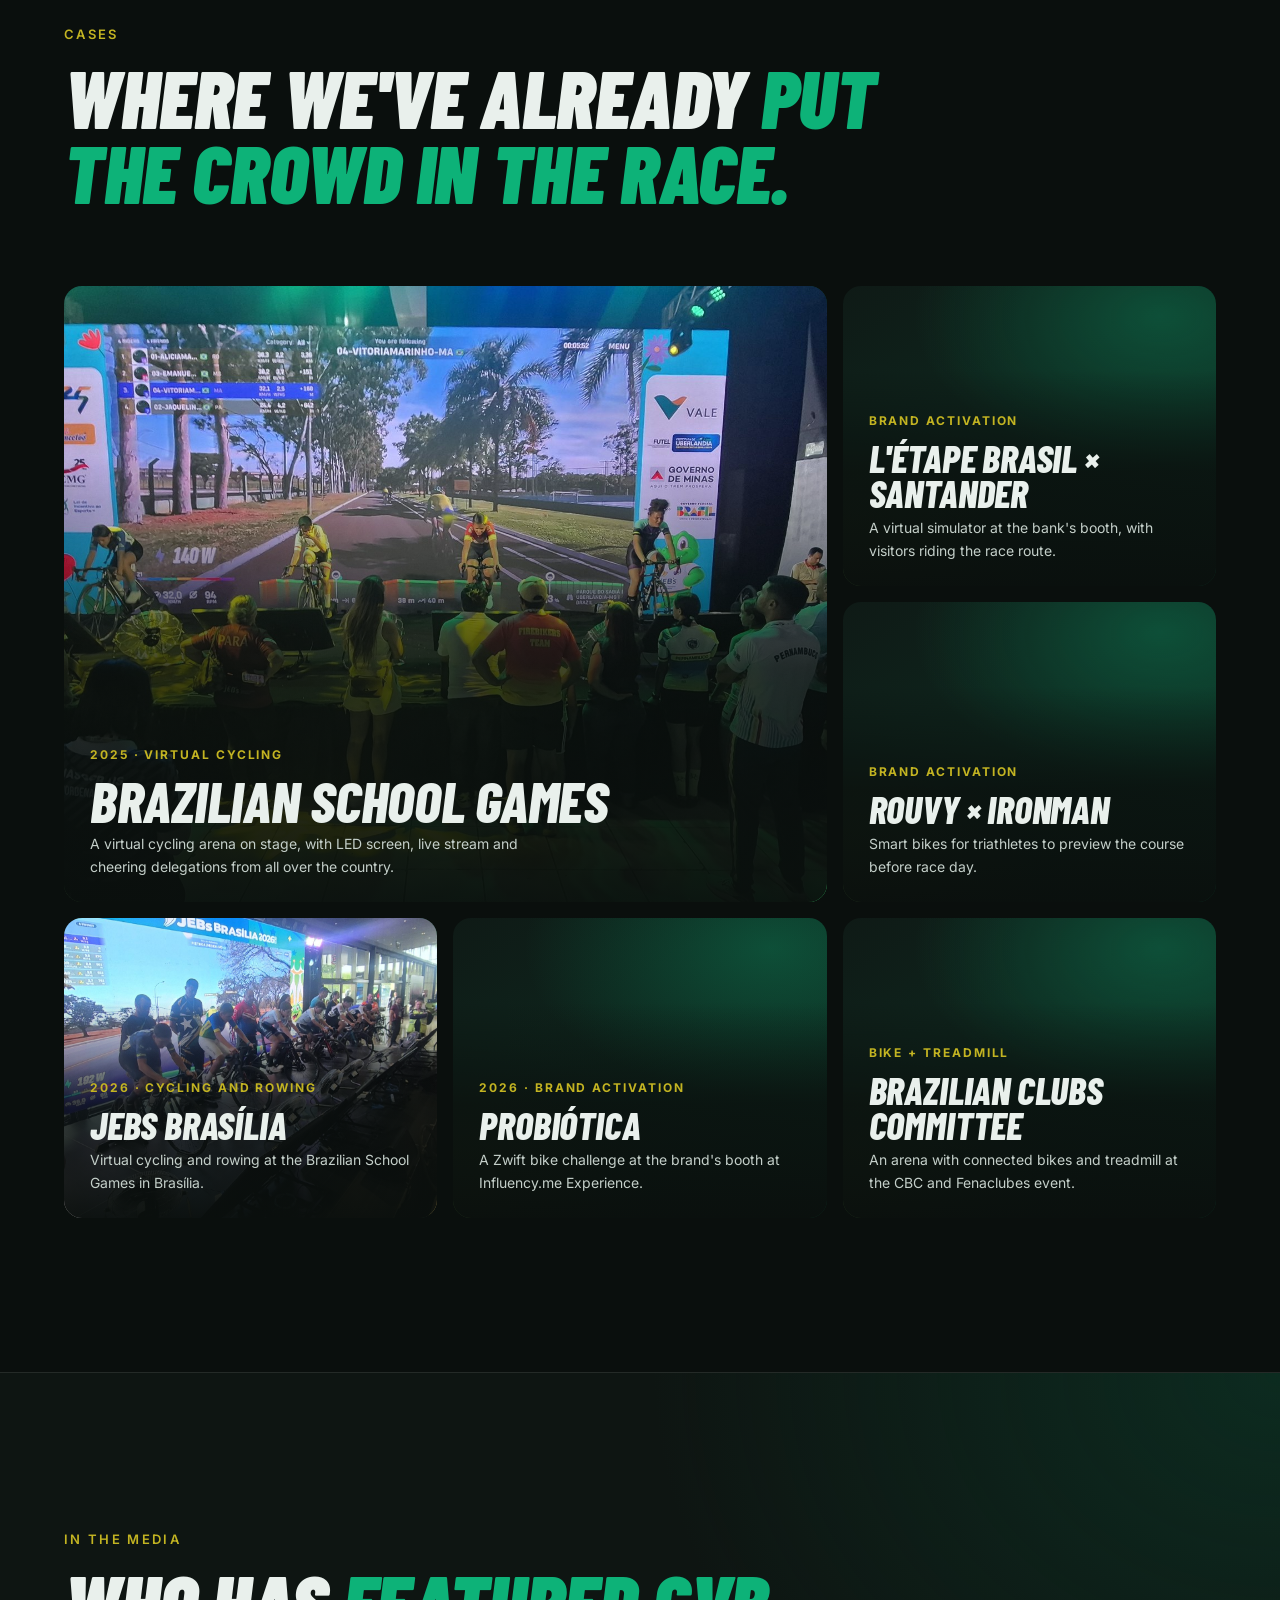
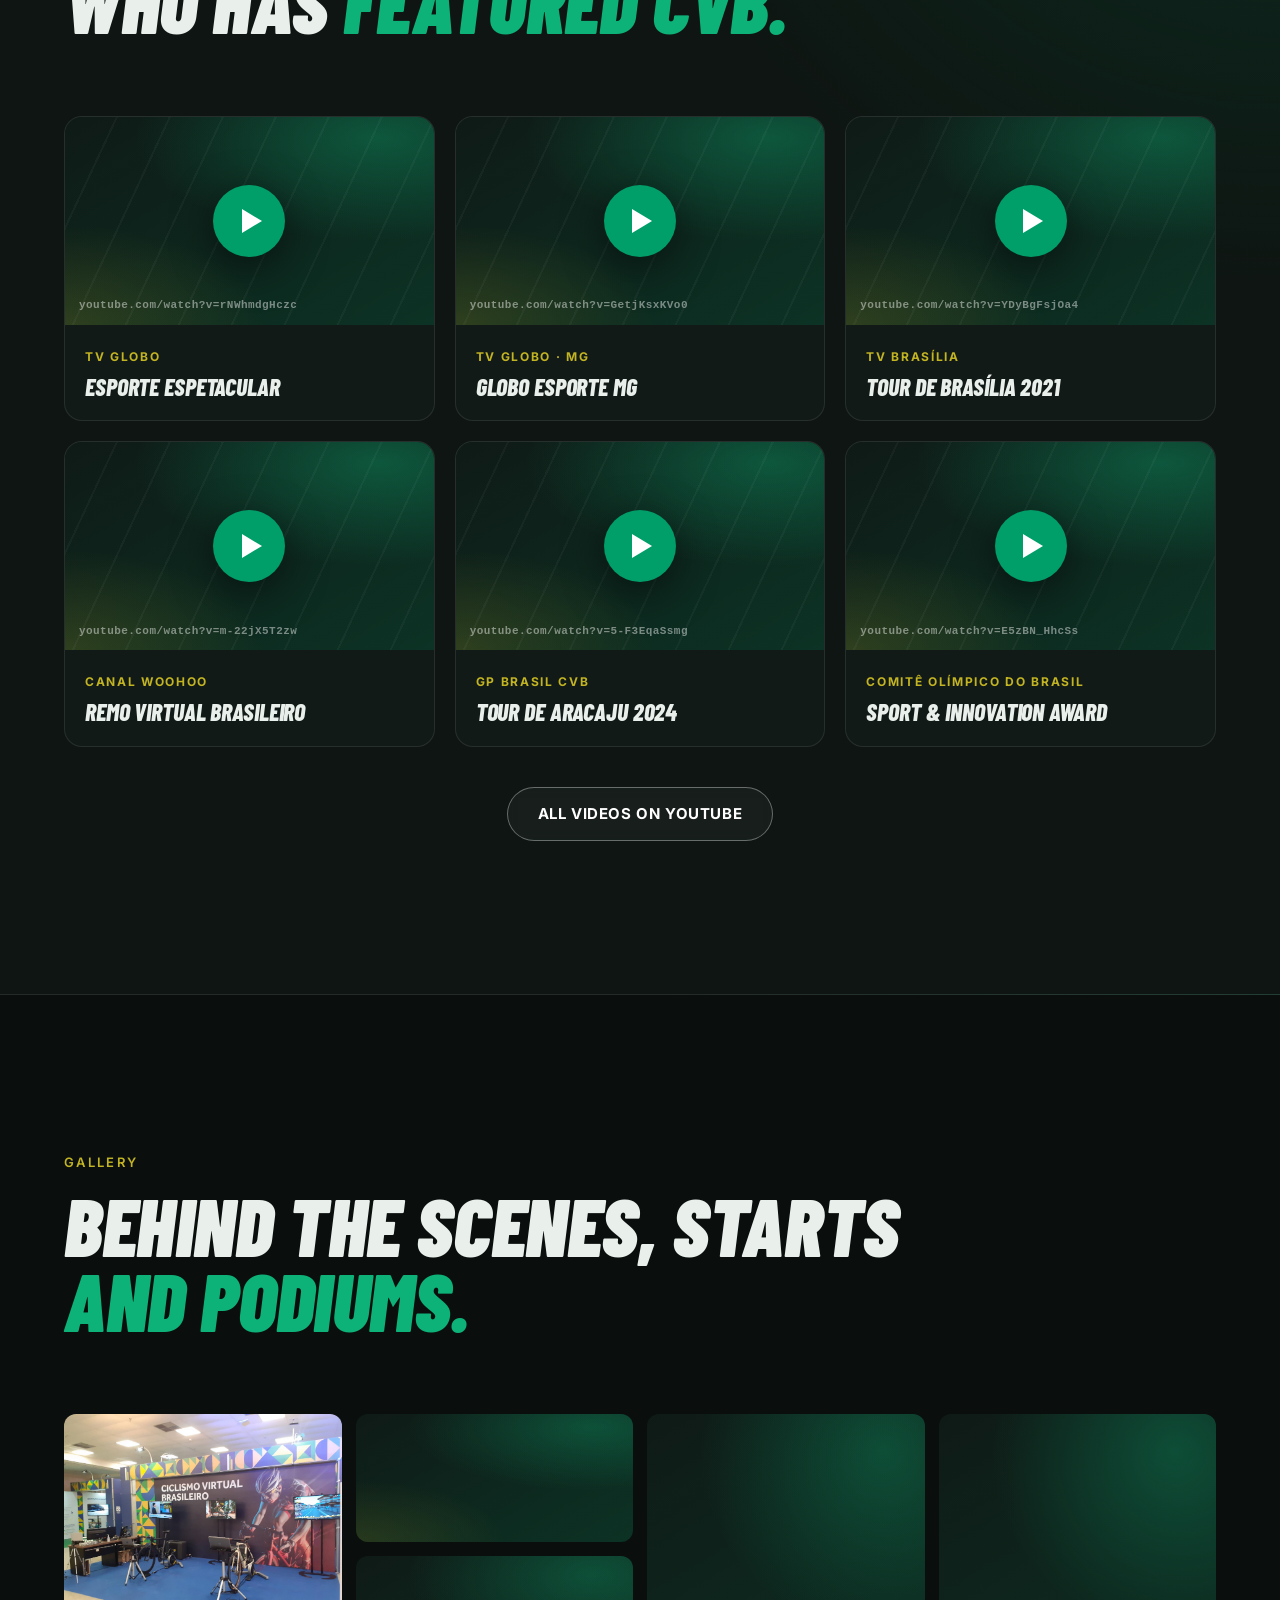
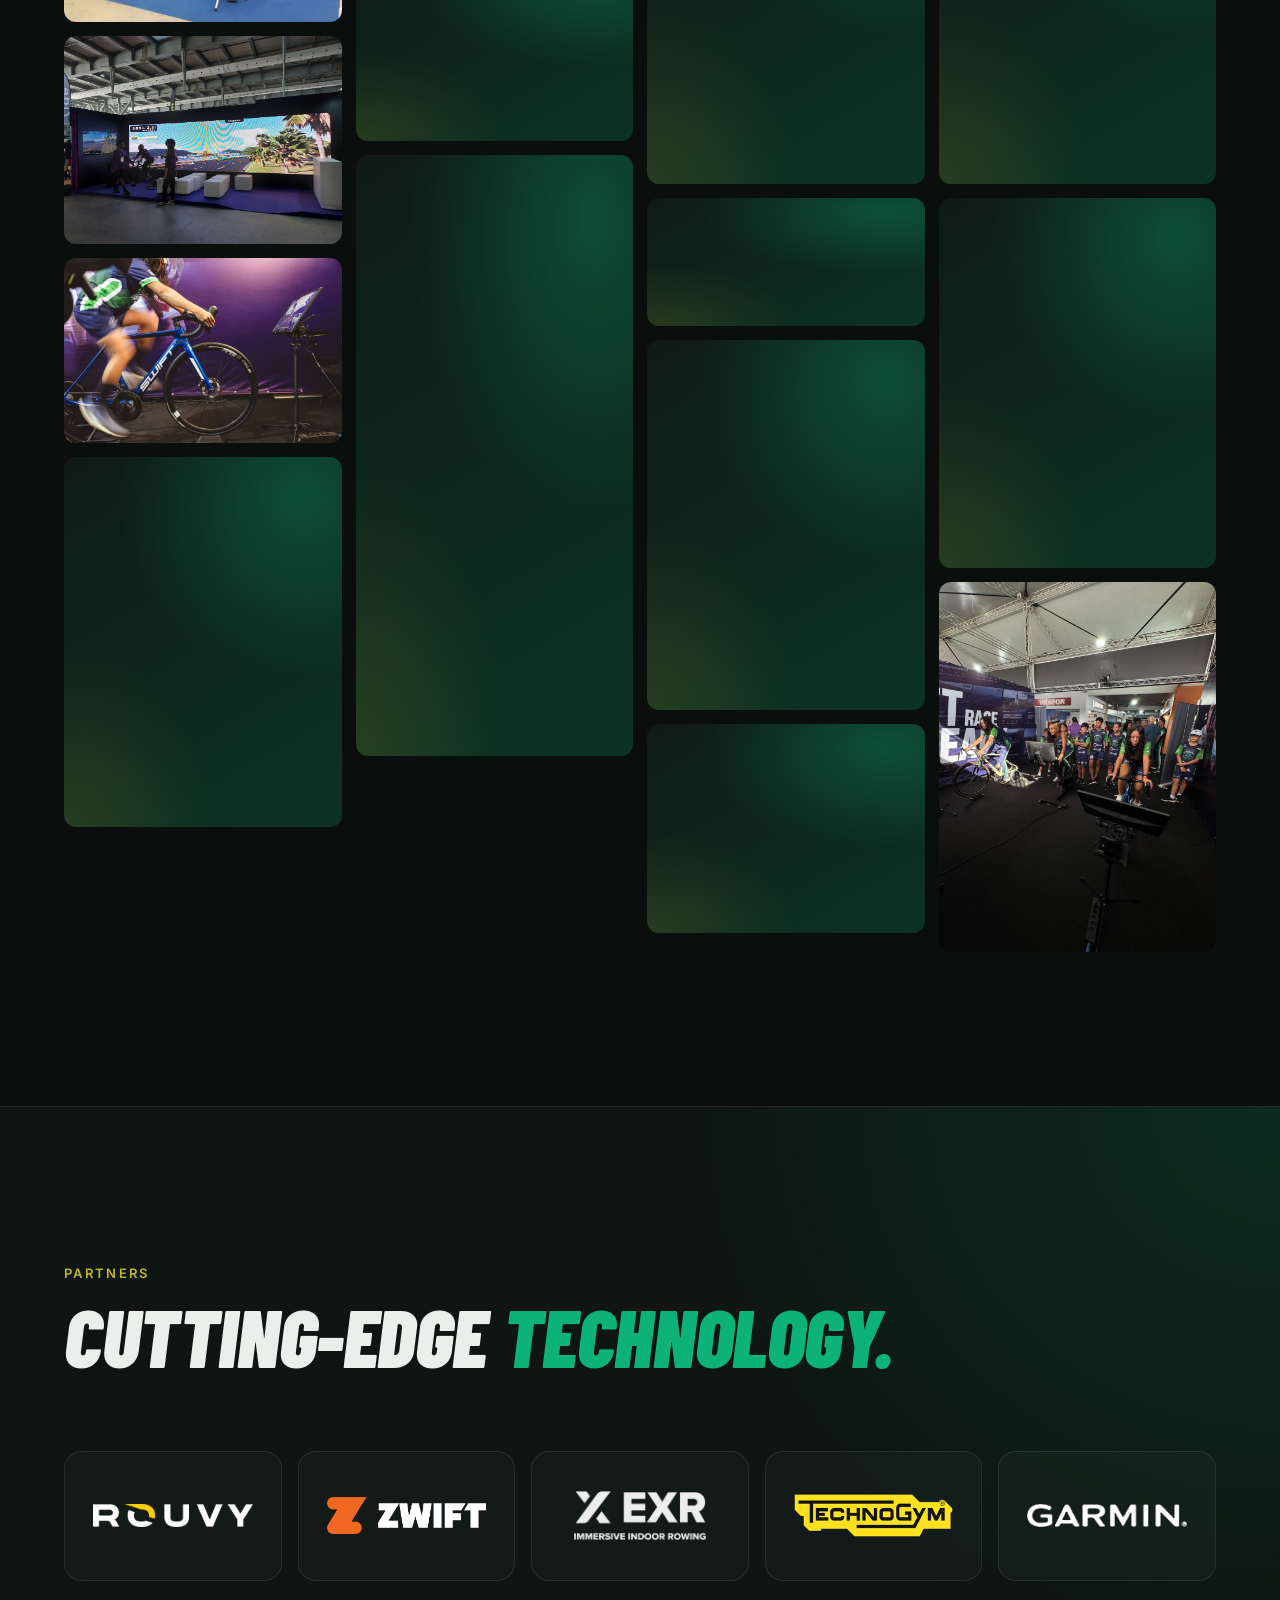
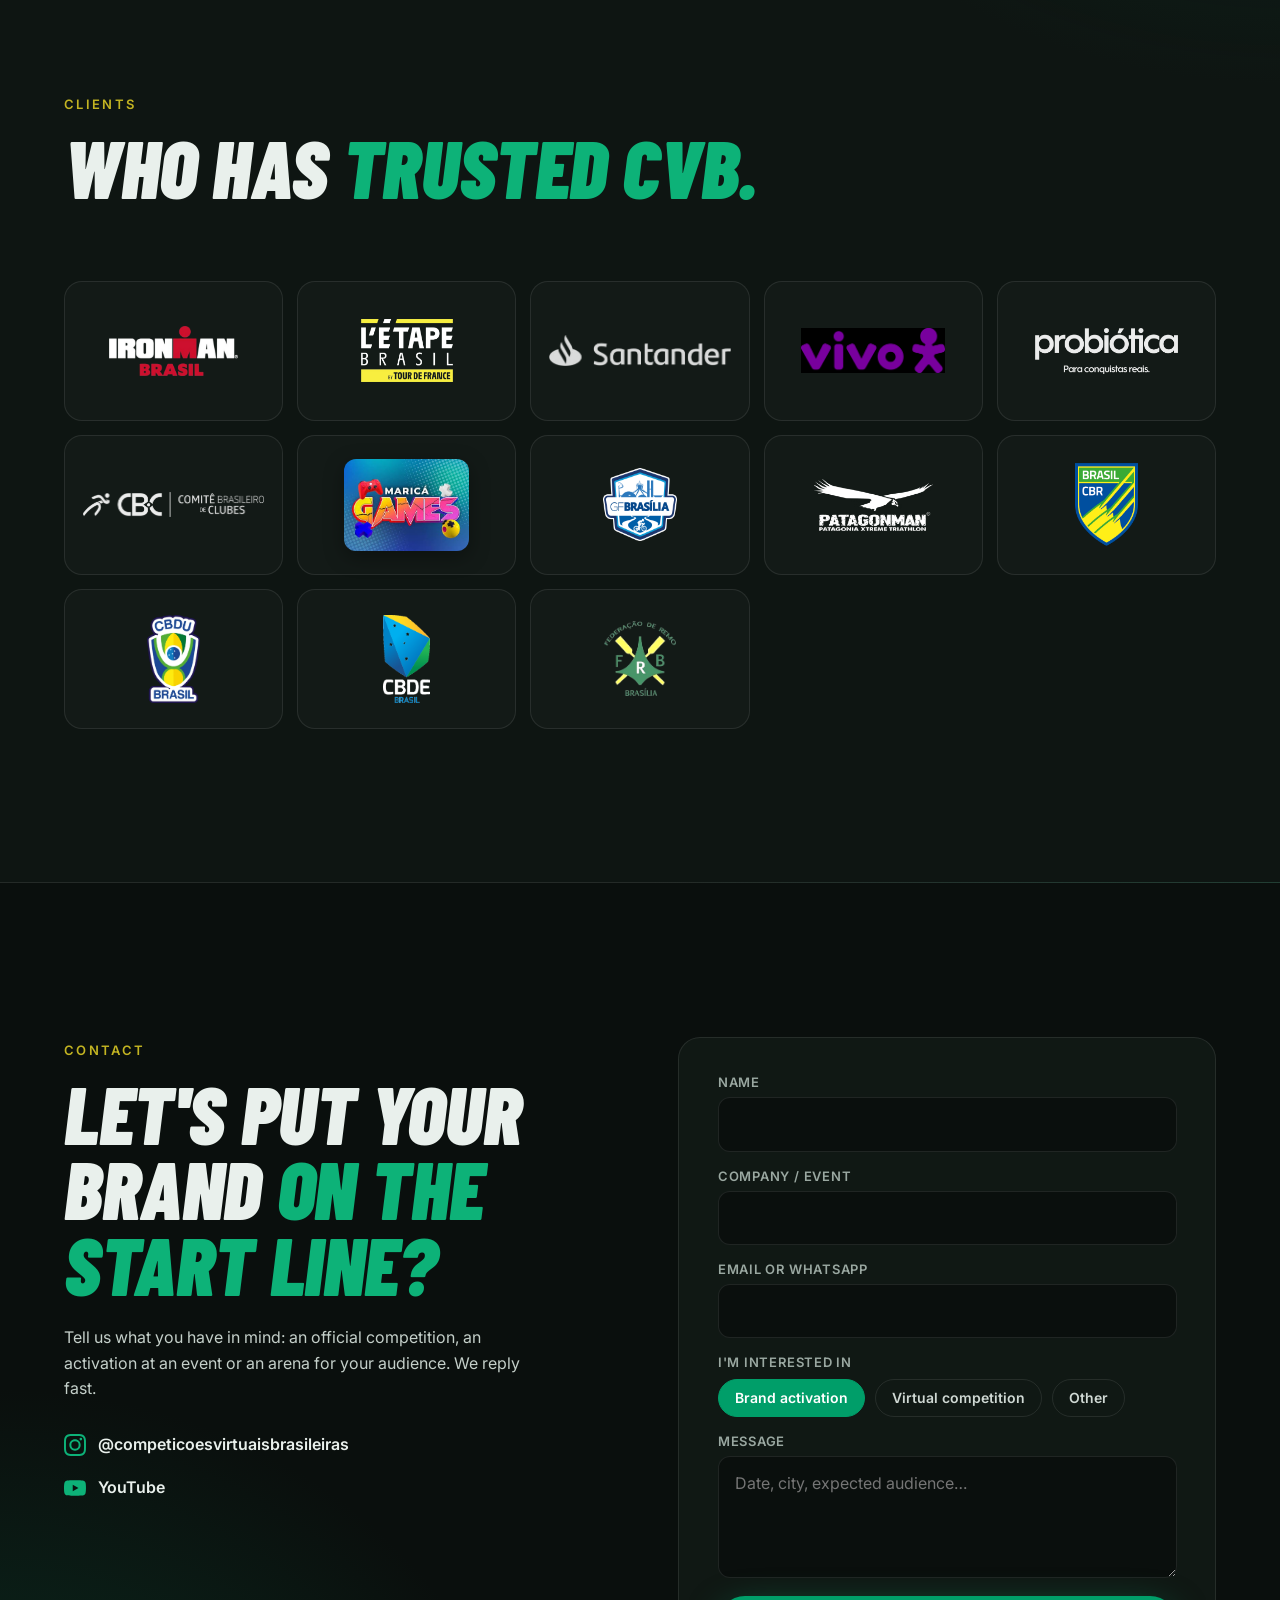
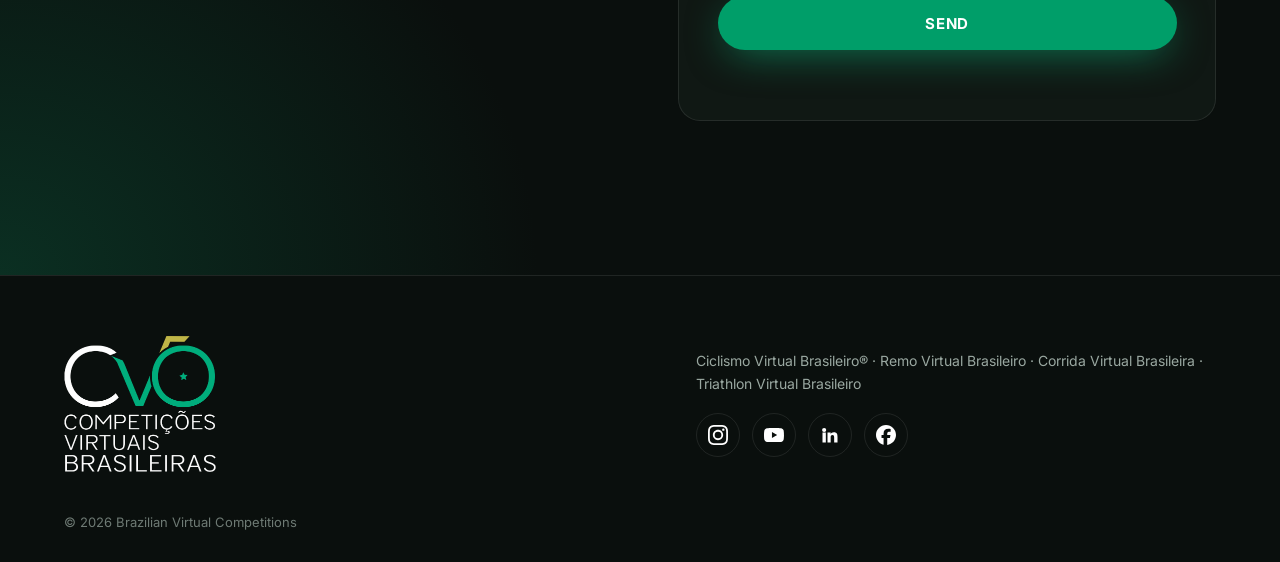
<file: en/index.html>
<!DOCTYPE html>
<html lang="en" data-root="../">
<head>
<meta charset="utf-8">
<meta name="viewport" content="width=device-width, initial-scale=1">
<title>CVB · Brazilian Virtual Competitions</title>
<meta name="description" content="Virtual cycling, rowing, running and triathlon competitions, live brand activations, results systems and live streaming.">
<meta property="og:title" content="CVB · Brazilian Virtual Competitions">
<meta property="og:description" content="Virtual competition. Real emotion. Virtual competitions and brand activations with simulators, giant screens and a live crowd.">
<link rel="canonical" href="https://www.competicaovirtual.com.br/en/">
<meta property="og:type" content="website">
<meta property="og:site_name" content="CVB · Brazilian Virtual Competitions">
<meta property="og:locale" content="en_US">
<meta property="og:url" content="https://www.competicaovirtual.com.br/en/">
<meta property="og:image" content="http://www.competicaovirtual.com.br/assets/media/og-capa-en.jpg">
<meta property="og:image:secure_url" content="https://www.competicaovirtual.com.br/assets/media/og-capa-en.jpg">
<meta property="og:image:type" content="image/jpeg">
<meta property="og:image:width" content="1200">
<meta property="og:image:height" content="630">
<meta property="og:image:alt" content="Virtual competition. Real emotion. Virtual cycling arena with giant screen and crowd.">
<meta name="twitter:card" content="summary_large_image">
<meta name="twitter:title" content="CVB · Brazilian Virtual Competitions">
<meta name="twitter:description" content="Virtual competition. Real emotion. Virtual competitions and brand activations with simulators, giant screens and a live crowd.">
<meta name="twitter:image" content="https://www.competicaovirtual.com.br/assets/media/og-capa-en.jpg">
<link rel="alternate" hreflang="pt-BR" href="https://www.competicaovirtual.com.br/">
<link rel="alternate" hreflang="en" href="https://www.competicaovirtual.com.br/en/">
<link rel="alternate" hreflang="es" href="https://www.competicaovirtual.com.br/es/">
<link rel="alternate" hreflang="fr" href="https://www.competicaovirtual.com.br/fr/">
<link rel="alternate" hreflang="x-default" href="https://www.competicaovirtual.com.br/">
<meta name="theme-color" content="#0A0F0D">
<link rel="icon" type="image/png" href="../assets/img/cvb-mark.png">
<link rel="preconnect" href="https://fonts.googleapis.com">
<link rel="preconnect" href="https://fonts.gstatic.com" crossorigin>
<link href="https://fonts.googleapis.com/css2?family=Barlow+Condensed:ital,wght@0,600;0,800;1,700;1,800;1,900&family=Inter:wght@400;500;600;700&display=swap" rel="stylesheet">
<link rel="stylesheet" href="../assets/css/style.css">
</head>
<body>

<!-- ============ HEADER ============ -->
<header class="hdr" id="topo">
  <a class="hdr__logo" href="#topo" aria-label="CVB · home">
    <img src="../assets/img/cvb-mark.png" alt="CVB" width="74" height="35">
    <span class="hdr__name">Brazilian<br>Virtual Competitions</span>
  </a>
  <nav class="hdr__nav" id="nav" aria-label="Main">
    <a href="#solucoes">Solutions</a>
    <a href="#como">How it works</a>
    <a href="#modalidades">Sports</a>
    <a href="#cases">Cases</a>
    <a href="#midia">In the media</a>
    <a href="#parceiros">Partners</a>
    <div class="lang" aria-label="Language">
      <a href="../" data-lang="pt" hreflang="pt-BR">PT</a><a href="./" data-lang="en" hreflang="en">EN</a><a href="../es/" data-lang="es" hreflang="es">ES</a><a href="../fr/" data-lang="fr" hreflang="fr">FR</a>
    </div>
    <a href="#contato" class="btn btn--sm btn--green">Contact us</a>
  </nav>
  <button class="hdr__burger" id="burger" aria-label="Open menu" aria-expanded="false" aria-controls="nav"><span></span><span></span></button>
</header>

<main>

<!-- ============ HERO ============ -->
<section class="hero">
  <div class="hero__media">
    <video class="media" data-media="hero.mp4" data-poster="hero-poster.jpg" autoplay muted loop playsinline preload="metadata"></video>
    <div class="hero__shade"></div>
    <div class="hero__grid"></div>
  </div>
  <div class="hero__inner wrap">
    <p class="eyebrow"><span class="dot"></span> Virtual competitions · Live brand activations</p>
    <h1 class="hero__title">Virtual competition.<br><em>Real emotion.</em></h1>
    <p class="hero__lead">We organize virtual cycling, rowing, running and triathlon competitions, build results and live-streaming systems, and bring the whole experience to trade shows, events and brand activations, with simulators, giant screens and a cheering crowd.</p>
    <div class="hero__cta">
      <a href="#contato" class="btn btn--green">Book an activation</a>
      <a href="#cases" class="btn btn--ghost">See our cases</a>
    </div>
  </div>
  <div class="ticker" aria-hidden="true">
    <div class="ticker__track">
      <span>Virtual cycling</span><i>◆</i><span>Virtual rowing</span><i>◆</i><span>Virtual running</span><i>◆</i><span>Virtual triathlon</span><i>◆</i><span>Live arena</span><i>◆</i><span>Results system</span><i>◆</i><span>Live streaming</span><i>◆</i>
      <span>Virtual cycling</span><i>◆</i><span>Virtual rowing</span><i>◆</i><span>Virtual running</span><i>◆</i><span>Virtual triathlon</span><i>◆</i><span>Live arena</span><i>◆</i><span>Results system</span><i>◆</i><span>Live streaming</span><i>◆</i>
    </div>
  </div>
</section>

<!-- ============ FATOS ============ -->
<section class="facts wrap">
  <div class="fact reveal"><b>2020</b><span>Ciclismo Virtual Brasileiro® is born, the origin of CVB</span></div>
  <div class="fact reveal"><b>3rd</b><span>Sport & Innovation Award, Brazilian Olympic Committee (2022)</span></div>
  <div class="fact reveal"><b>1st</b><span>Virtual cycling, running and rowing circuit in Latin America</span></div>
  <div class="fact reveal"><b>4</b><span>Sports: cycling, rowing, running and triathlon</span></div>
</section>

<!-- ============ SOLUÇÕES ============ -->
<section class="sec" id="solucoes">
  <div class="wrap">
    <header class="sec__head reveal">
      <p class="eyebrow">What we do</p>
      <h2>Four fronts.<br><em>One arena.</em></h2>
    </header>

    <article class="sol reveal">
      <div class="sol__media sol__media--video yt-inline" data-yt="KOl-kLwOu_M" data-start="1071" data-title="GP Brasil CVB · Tour Parque da Cidade" role="button" tabindex="0" aria-label="Watch: GP Brasil CVB · Tour Parque da Cidade">
        <img class="media" data-media="sol-competicoes.jpg" alt="">
        <span class="yt__play"></span>
        <span class="yt-inline__tag"><i class="dot"></i> GP Brasil CVB · Tour Parque da Cidade</span>
      </div>
      <div class="sol__body">
        <span class="sol__num">01</span>
        <h3>Virtual competitions</h3>
        <p class="sol__tag">From rulebook to podium.</p>
        <p>We plan and run complete virtual races, online (each athlete on their own trainer or rowing machine) or in person, with a full arena and a live audience.</p>
        <ul class="ticks">
          <li>Real-world routes on the ROUVY and EXR platforms</li>
          <li>Registration, heats, categories and rankings</li>
          <li>Officiating and result validation</li>
          <li>Live streaming with commentary and giant screen</li>
          <li>Real-world route recording for ROUVY</li>
        </ul>
      </div>
    </article>

    <article class="sol sol--rev reveal">
      <div class="sol__media sol__media--wide"><video class="media" data-media="sol-ativacoes.mp4" data-poster="sol-ativacoes.jpg" autoplay muted loop playsinline preload="none"></video></div>
      <div class="sol__body">
        <span class="sol__num">02</span>
        <h3>Live brand activations</h3>
        <p class="sol__tag">Your brand at the center of the arena.</p>
        <p>We bring smart bikes and rowing machines, a giant screen and our crew to trade shows, malls, races and corporate events. People ride, row, compete and take your brand home with them.</p>
        <ul class="ticks">
          <li>Arena with simulators and LED screen</li>
          <li>Quick challenges with a live leaderboard</li>
          <li>Your brand's route and visual identity</li>
          <li>Lead capture and social media content</li>
          <li>Setup, operation and teardown by our crew</li>
        </ul>
      </div>
    </article>

    <article class="sol reveal">
      <div class="sol__media"><img class="media" data-media="sol-resultados.jpg" alt="Illustrative example of the results screen in TV mode"></div>
      <div class="sol__body">
        <span class="sol__num">03</span>
        <h3>Results systems</h3>
        <p class="sol__tag">In-house development, tailored to your event.</p>
        <p>We build results and ranking systems for virtual competitions and marketing activations, branded for your event and accessible on any phone.</p>
        <ul class="ticks">
          <li>Results by heat, category and country</li>
          <li>Result validation via screenshots</li>
          <li>Annual and stage rankings</li>
          <li>Live leaderboard display for activations</li>
          <li>Participant registration and admin area</li>
        </ul>
      </div>
    </article>

    <article class="sol sol--rev reveal">
      <div class="sol__media sol__media--video yt-inline" data-yt="e1ZCD8Ha5gc" data-start="4679" data-title="Virtual L'Étape Brasil by Tour de France presented by Santander" role="button" tabindex="0" aria-label="Watch the stream: Virtual L'Étape Brasil">
        <img class="media" data-media="transmissao-capa.jpg" alt="">
        <span class="yt__play"></span>
        <span class="yt-inline__tag"><i class="dot"></i> Live stream · Virtual L'Étape Brasil</span>
      </div>
      <div class="sol__body">
        <span class="sol__num">04</span>
        <h3>Live streaming</h3>
        <p class="sol__tag">Every pedal stroke on screen and online.</p>
        <p>A live-streaming system for virtual competitions: we combine the athletes' screens, the route and the leaderboard into a single broadcast for the venue's giant screen and the internet.</p>
        <ul class="ticks">
          <li>Several athletes on screen at once</li>
          <li>Leaderboard, power and positions on screen</li>
          <li>Live commentary</li>
          <li>Streaming on YouTube and social media</li>
          <li>LED screen at the venue</li>
        </ul>
      </div>
    </article>
  </div>
</section>

<!-- ============ COMO FUNCIONA ============ -->
<section class="sec sec--panel" id="como">
  <div class="wrap">
    <header class="sec__head reveal">
      <p class="eyebrow">How it works</p>
      <h2>From idea to <em>finish line.</em></h2>
    </header>
    <ol class="steps">
      <li class="step reveal"><span>01</span><h4>Briefing</h4><p>We understand your goal: official competition, brand activation, corporate event, or all of the above.</p></li>
      <li class="step reveal"><span>02</span><h4>Setup</h4><p>We define the route, format and equipment, and build the arena with platform, screen and sound.</p></li>
      <li class="step reveal"><span>03</span><h4>Live</h4><p>Start, commentary, real-time rankings and an engaged crowd from the first to the last meter.</p></li>
      <li class="step reveal"><span>04</span><h4>Results</h4><p>Validated results in our system, recorded stream, photos and data for your brand to use after the event.</p></li>
    </ol>
  </div>
</section>

<!-- ============ MODALIDADES ============ -->
<section class="sec" id="modalidades">
  <div class="wrap">
    <header class="sec__head reveal">
      <p class="eyebrow">Sports</p>
      <h2>Choose your <em>sport.</em></h2>
    </header>
    <div class="mods">
      <a class="mod reveal" href="#contato"><img class="media" data-media="mod-ciclismo.jpg" alt="Virtual cycling"><div class="mod__txt"><small>ROUVY</small><h3>Virtual cycling</h3><p>Smart trainers and real-world routes filmed all over the world.</p></div></a>
      <a class="mod reveal" href="#contato"><img class="media" data-media="mod-remo.jpg" alt="Virtual rowing"><div class="mod__txt"><small>EXR</small><h3>Virtual rowing</h3><p>Connected rowing machines on immersive virtual courses.</p></div></a>
      <a class="mod reveal" href="#contato"><img class="media" data-media="mod-corrida.jpg" alt="Virtual running"><div class="mod__txt"><small>Zwift</small><h3>Virtual running</h3><p>Treadmills connected to Zwift's virtual worlds.</p></div></a>
      <a class="mod reveal" href="#contato"><img class="media" data-media="mod-triathlon.jpg" alt="Virtual triathlon"><div class="mod__txt"><small>Multi</small><h3>Virtual triathlon</h3><p>Rowing, bike and run in a single indoor race.</p></div></a>
    </div>
  </div>
</section>

<!-- ============ VÍDEO FULL ============ -->
<section class="bigvideo">
  <video class="media" data-media="arena-loop.mp4" data-poster="arena-loop.jpg" autoplay muted loop playsinline preload="none"></video>
  <div class="bigvideo__shade"></div>
  <blockquote class="bigvideo__quote wrap reveal">
    <p>The route is virtual.<br>The sweat, the crowd and your brand <em>are not.</em></p>
  </blockquote>
</section>

<!-- ============ CASES ============ -->
<section class="sec" id="cases">
  <div class="wrap">
    <header class="sec__head reveal">
      <p class="eyebrow">Cases</p>
      <h2>Where we've already <em>put the crowd in the race.</em></h2>
    </header>
    <div class="cases">
      <article class="case case--xl reveal"><img class="media" data-media="case-jebs-2025.jpg" alt="Virtual cycling at the 2025 Brazilian School Games"><div class="case__txt"><small>2025 · Virtual cycling</small><h3>Brazilian School Games</h3><p>A virtual cycling arena on stage, with LED screen, live stream and cheering delegations from all over the country.</p></div></article>
      <article class="case reveal"><img class="media" data-media="case-letape-santander.jpg" alt="L'Étape Brasil simulator at the Santander booth"><div class="case__txt"><small>Brand activation</small><h3>L'Étape Brasil × Santander</h3><p>A virtual simulator at the bank's booth, with visitors riding the race route.</p></div></article>
      <article class="case reveal"><img class="media" data-media="case-rouvy-ironman.jpg" alt="ROUVY space at IRONMAN"><div class="case__txt"><small>Brand activation</small><h3>ROUVY × IRONMAN</h3><p>Smart bikes for triathletes to preview the course before race day.</p></div></article>
      <article class="case reveal"><img class="media" data-media="case-jebs-2026.jpg" alt="Virtual cycling and rowing at JEBs Brasília 2026"><div class="case__txt"><small>2026 · Cycling and rowing</small><h3>JEBs Brasília</h3><p>Virtual cycling and rowing at the Brazilian School Games in Brasília.</p></div></article>
      <article class="case reveal"><img class="media" data-media="case-probiotica.jpg" alt="Probiótica activation with a Zwift bike"><div class="case__txt"><small>2026 · Brand activation</small><h3>Probiótica</h3><p>A Zwift bike challenge at the brand's booth at Influency.me Experience.</p></div></article>
      <article class="case reveal"><img class="media" data-media="case-cbc.jpg" alt="CVB arena at the Brazilian Clubs Committee event"><div class="case__txt"><small>Bike + treadmill</small><h3>Brazilian Clubs Committee</h3><p>An arena with connected bikes and treadmill at the CBC and Fenaclubes event.</p></div></article>
    </div>
  </div>
</section>

<!-- ============ NA MÍDIA ============ -->
<section class="sec sec--panel" id="midia">
  <div class="wrap">
    <header class="sec__head reveal">
      <p class="eyebrow">In the media</p>
      <h2>Who has <em>featured CVB.</em></h2>
    </header>
    <div class="yt-grid" id="ytGrid"></div>
    <p class="center reveal"><a class="btn btn--ghost" href="https://www.youtube.com/@competicoesvirtuaisbrasileiras" target="_blank" rel="noopener">All videos on YouTube</a></p>
  </div>
</section>

<!-- ============ GALERIA ============ -->
<section class="sec" id="galeria">
  <div class="wrap">
    <header class="sec__head reveal">
      <p class="eyebrow">Gallery</p>
      <h2>Behind the scenes, starts <em>and podiums.</em></h2>
    </header>
    <div class="gallery" id="gallery"></div>
  </div>
</section>

<!-- ============ PARCEIROS & CLIENTES ============ -->
<section class="sec sec--panel" id="parceiros">
  <div class="wrap">
    <header class="sec__head reveal">
      <p class="eyebrow">Partners</p>
      <h2>Cutting-edge <em>technology.</em></h2>
    </header>
    <div class="logos logos--partners reveal" id="partners"></div>

    <header class="sec__head sec__head--sm reveal" id="clientes">
      <p class="eyebrow">Clients</p>
      <h2>Who has <em>trusted CVB.</em></h2>
    </header>
    <div class="logos logos--clients reveal" id="clients" aria-label="Clients"></div>
  </div>
</section>

<!-- ============ CONTATO ============ -->
<section class="sec contact" id="contato">
  <div class="wrap contact__grid">
    <div class="reveal">
      <p class="eyebrow">Contact</p>
      <h2>Let's put your brand <em>on the start line?</em></h2>
      <p class="contact__lead">Tell us what you have in mind: an official competition, an activation at an event or an arena for your audience. We reply fast.</p>
      <ul class="contact__links" id="contactLinks"></ul>
    </div>
    <form class="form reveal" id="form" novalidate>
      <label>Name<input name="nome" required autocomplete="name"></label>
      <label>Company / event<input name="empresa" autocomplete="organization"></label>
      <label>Email or WhatsApp<input name="contato" required></label>
      <fieldset>
        <legend>I'm interested in</legend>
        <label class="chip"><input type="radio" name="tipo" value="Live brand activation" checked><span>Brand activation</span></label>
        <label class="chip"><input type="radio" name="tipo" value="Virtual competition organization"><span>Virtual competition</span></label>
        <label class="chip"><input type="radio" name="tipo" value="Other topic"><span>Other</span></label>
      </fieldset>
      <label>Message<textarea name="msg" rows="4" placeholder="Date, city, expected audience…"></textarea></label>
      <button class="btn btn--green btn--block" type="submit">Send</button>
      <p class="form__note" id="formNote" role="status"></p>
    </form>
  </div>
</section>

</main>

<!-- ============ FOOTER ============ -->
<footer class="ftr">
  <div class="wrap ftr__grid">
    <img src="../assets/img/cvb-logo.png" alt="Brazilian Virtual Competitions" class="ftr__logo" width="152" height="135">
    <div>
      <p class="ftr__mods">Ciclismo Virtual Brasileiro® · Remo Virtual Brasileiro · Corrida Virtual Brasileira · Triathlon Virtual Brasileiro</p>
      <div class="social" id="social"></div>
    </div>
  </div>
  <p class="ftr__copy wrap">© <span id="ano">2026</span> Brazilian Virtual Competitions</p>
</footer>

<div class="lightbox" id="lightbox" hidden><button class="lightbox__x" aria-label="Close">×</button><img alt=""></div>

<script src="../assets/js/main.js"></script>
</body>
</html>
</file>
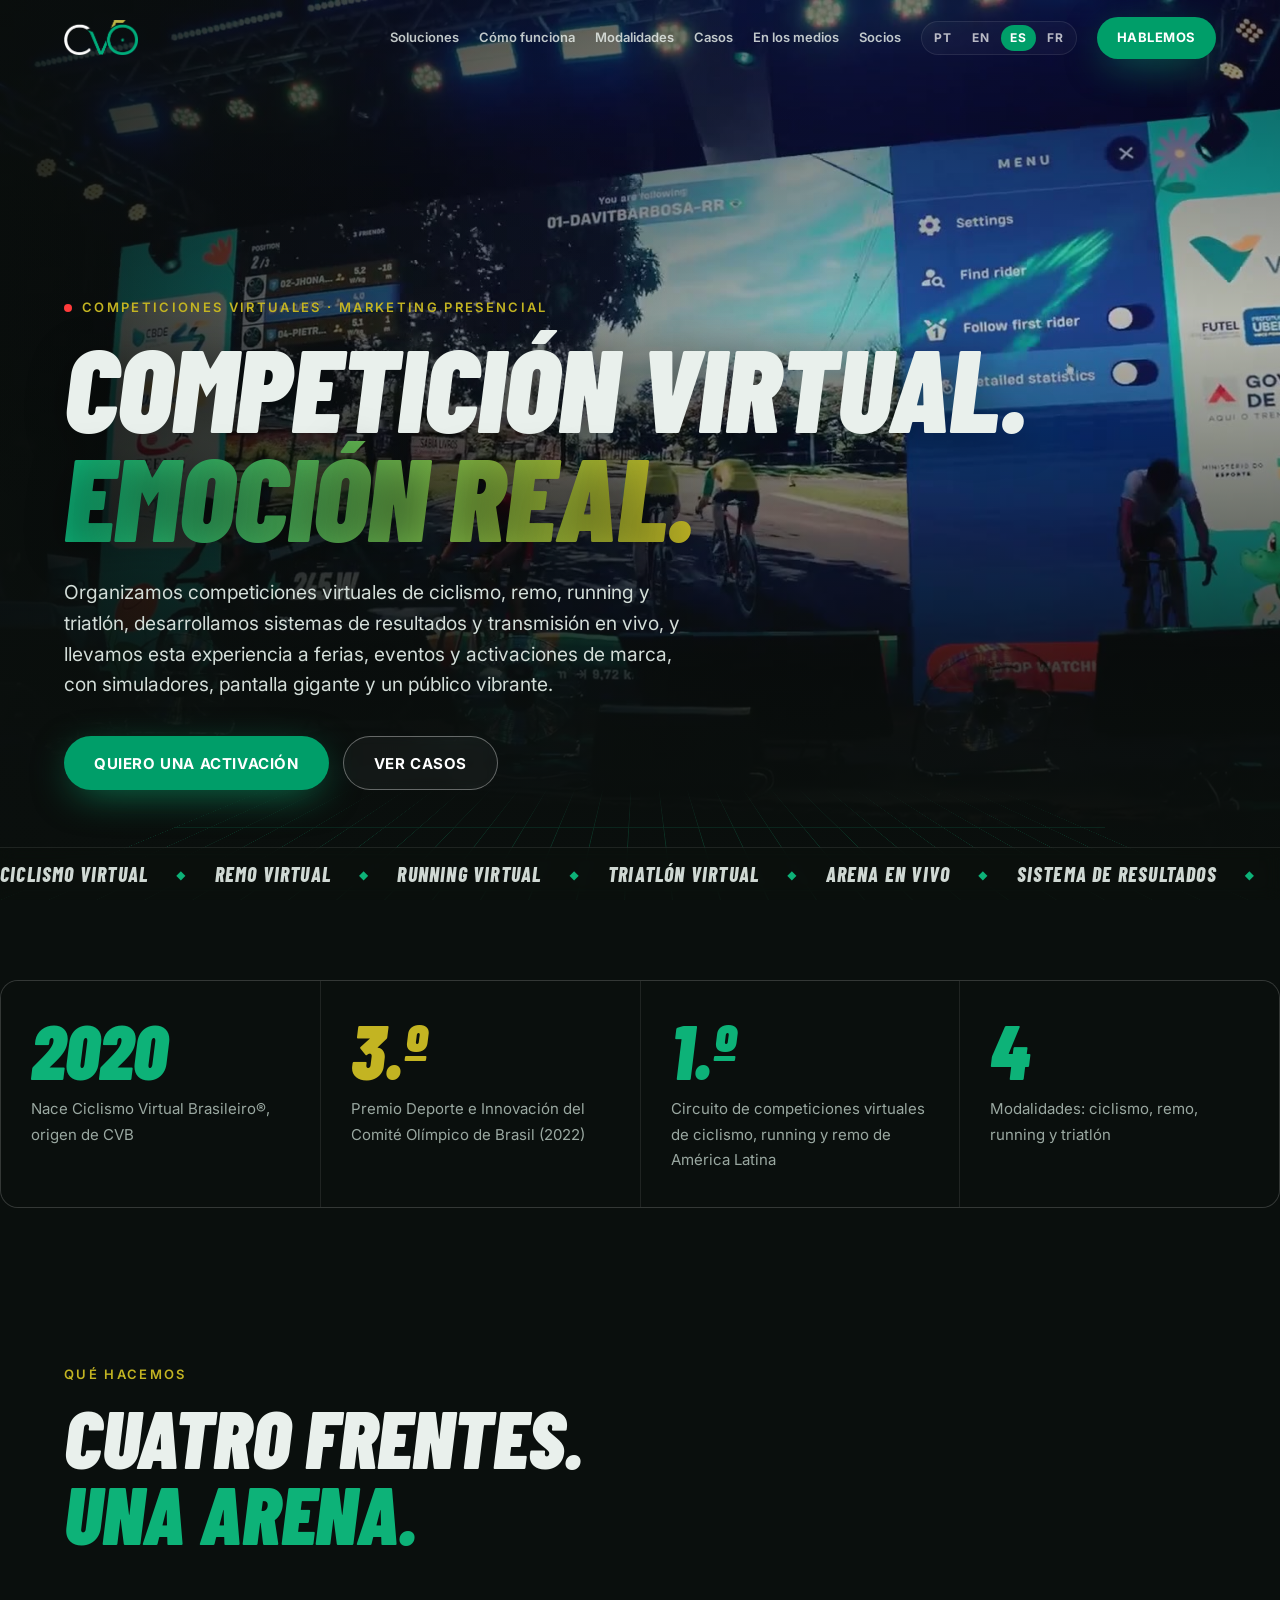
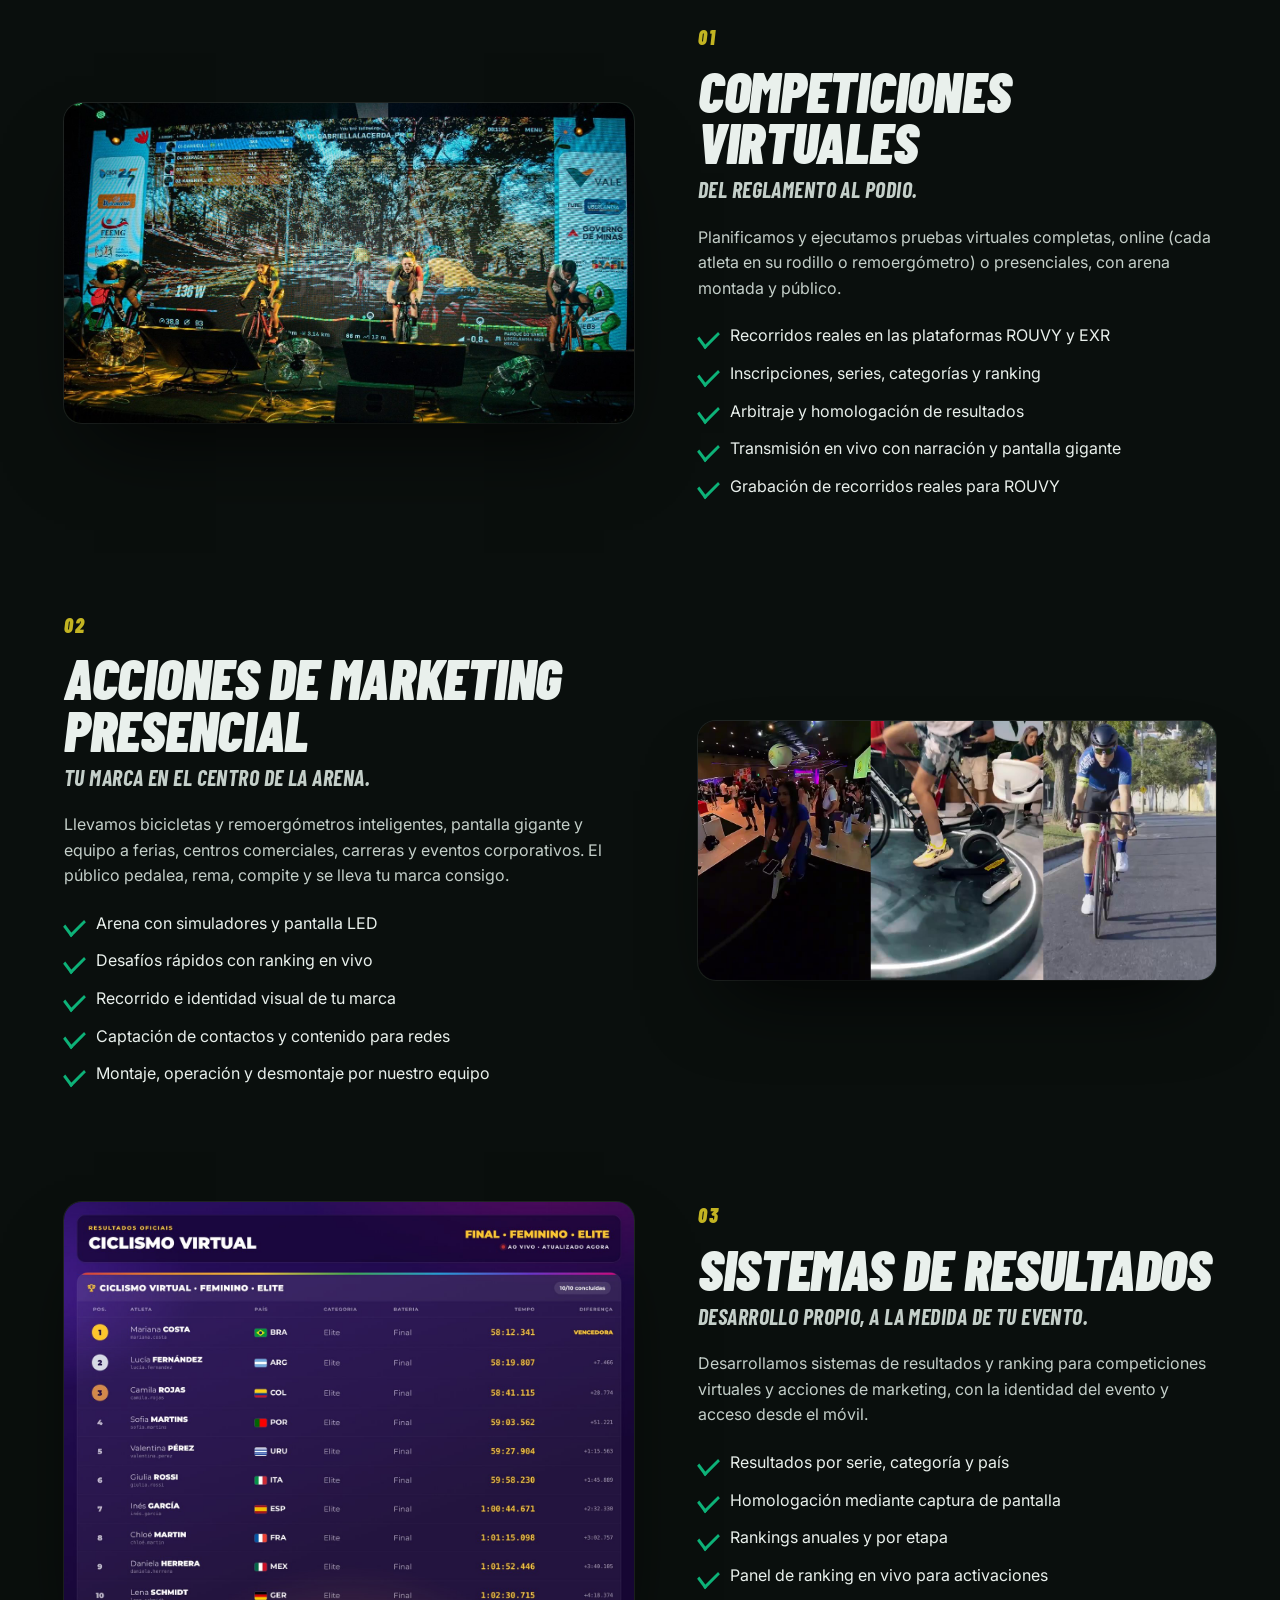
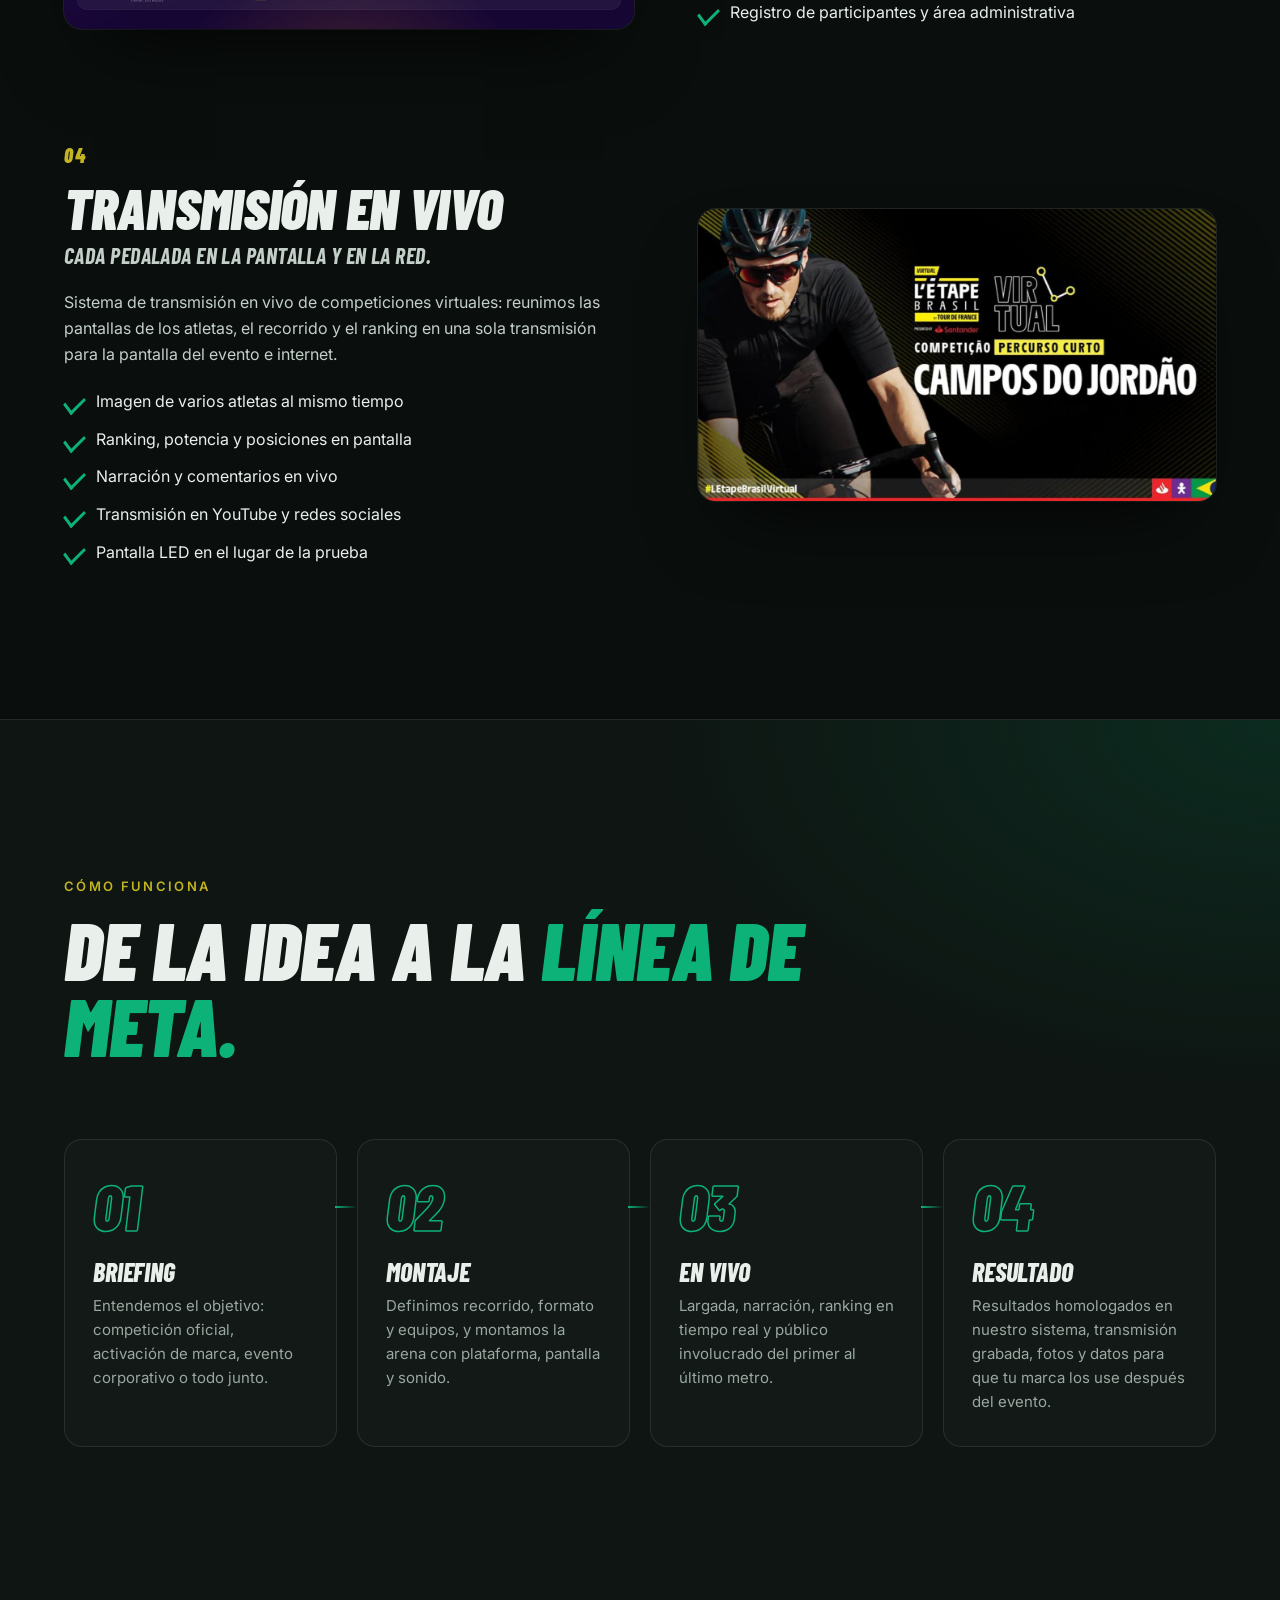
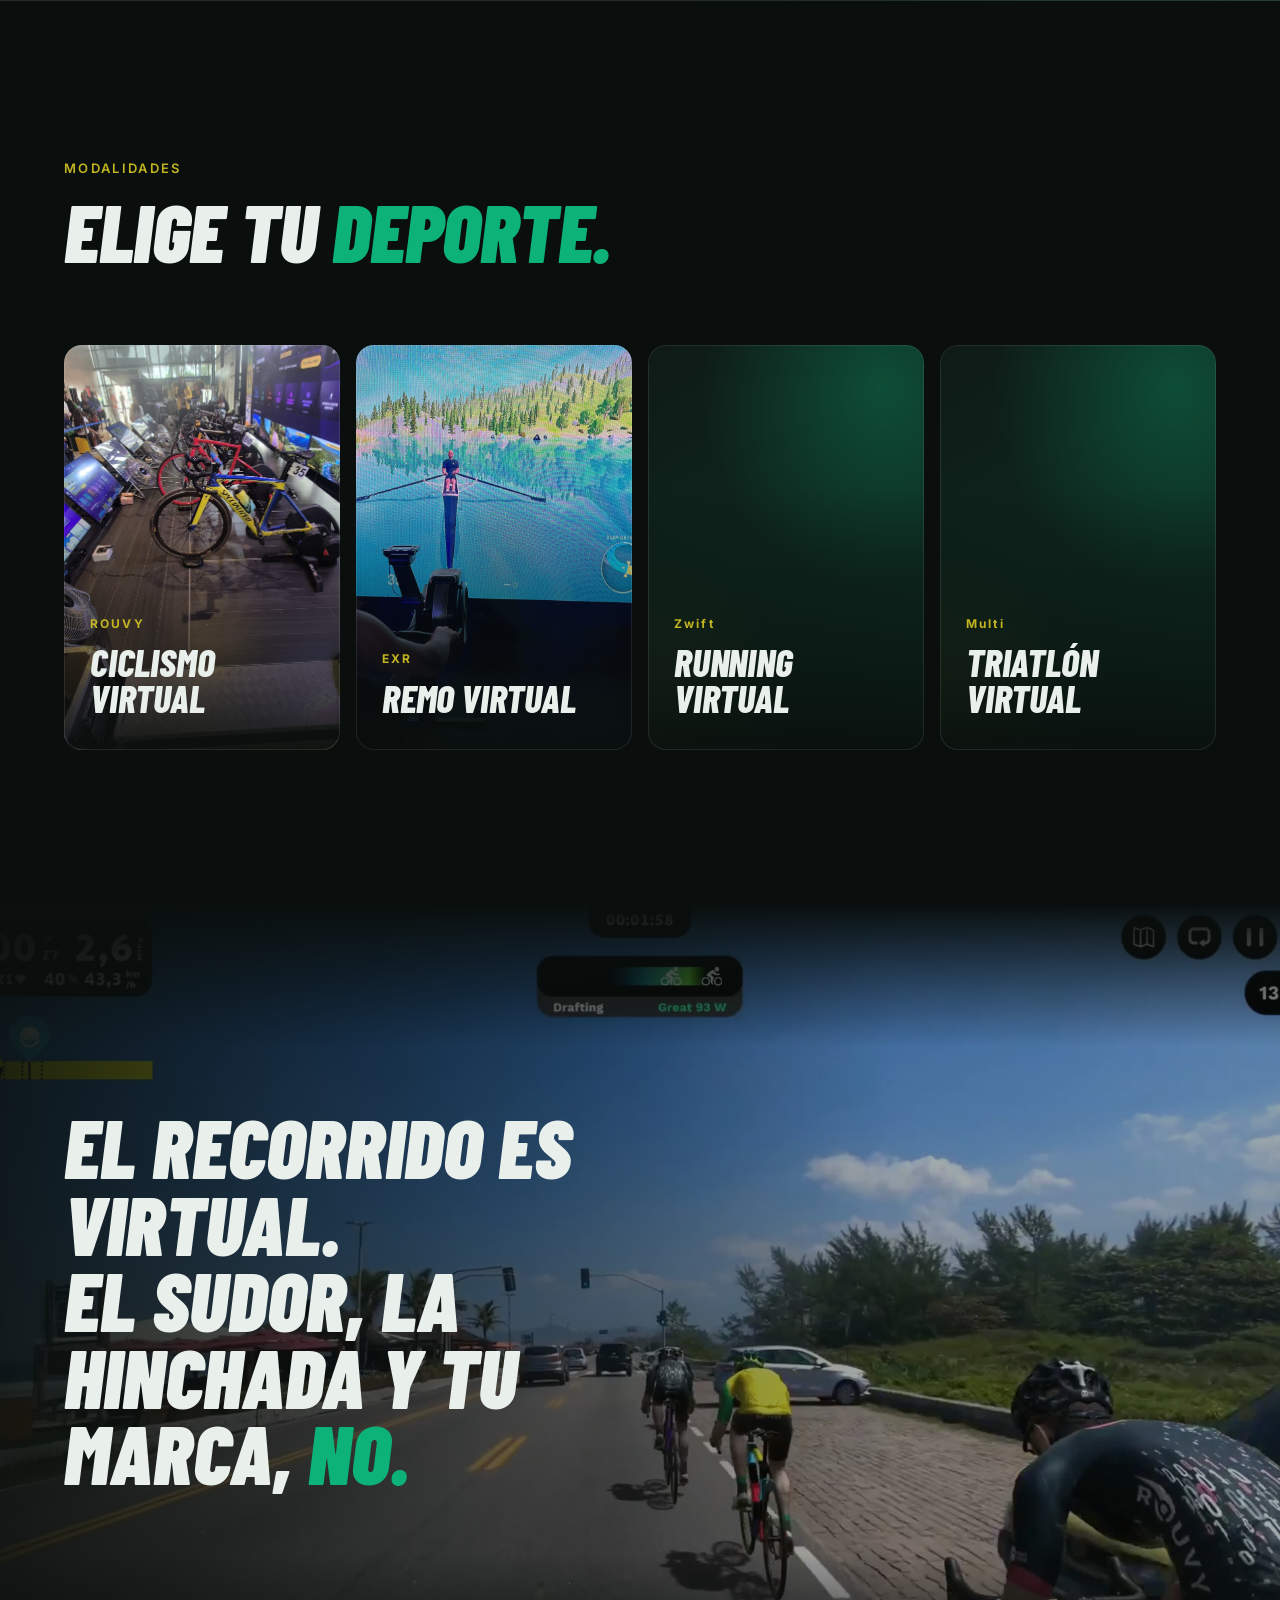
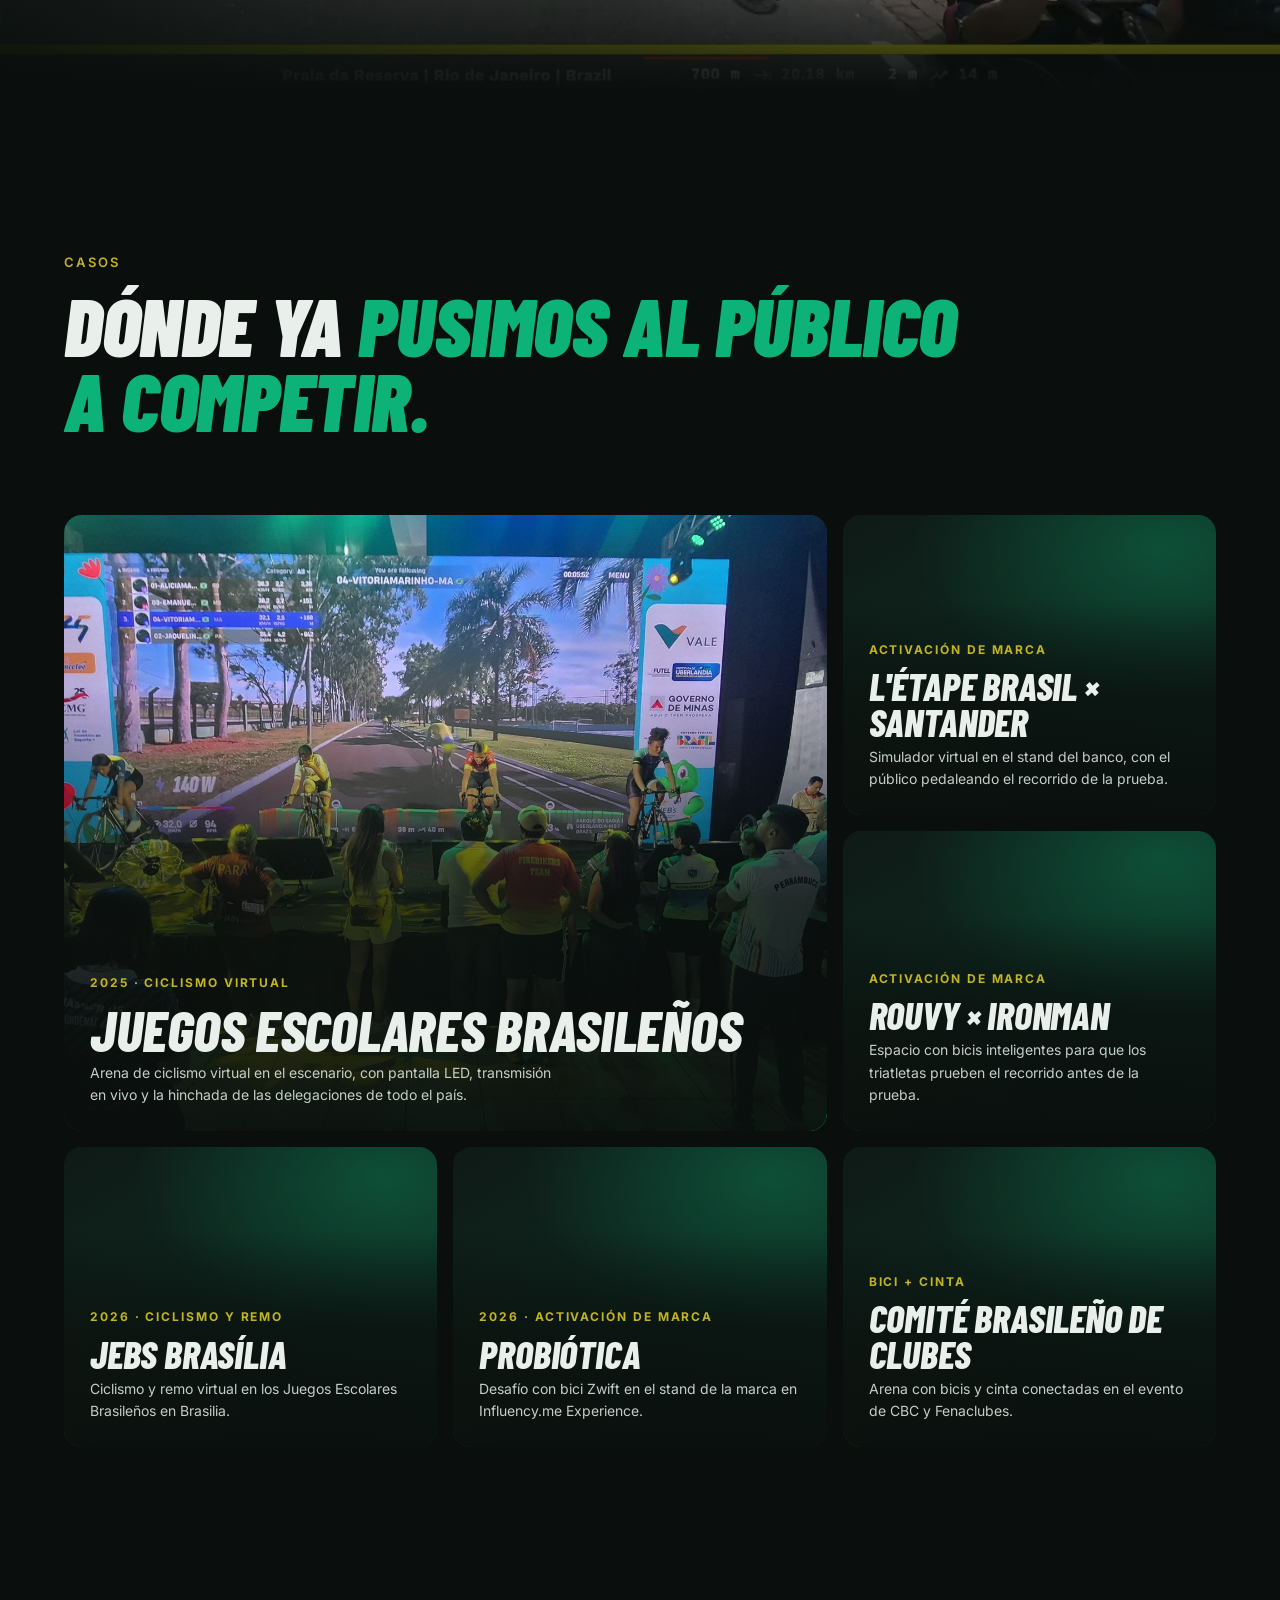
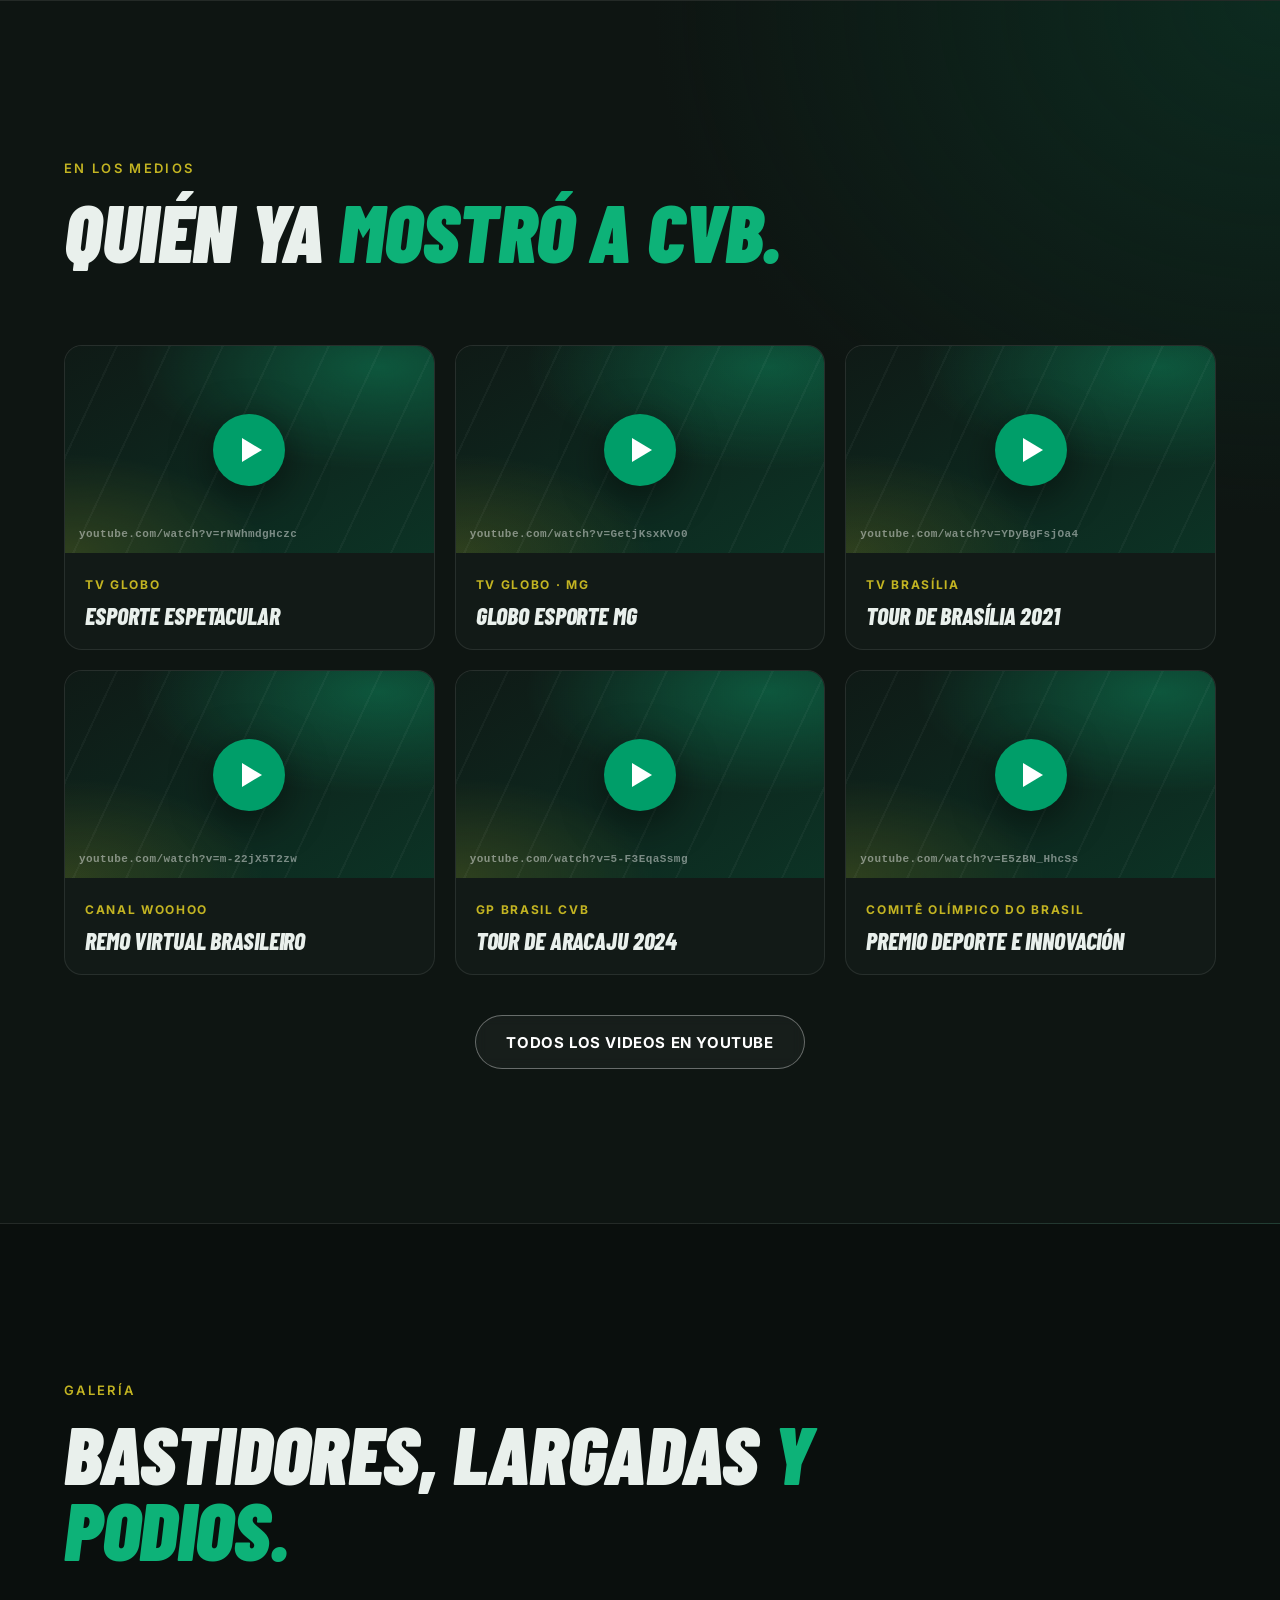
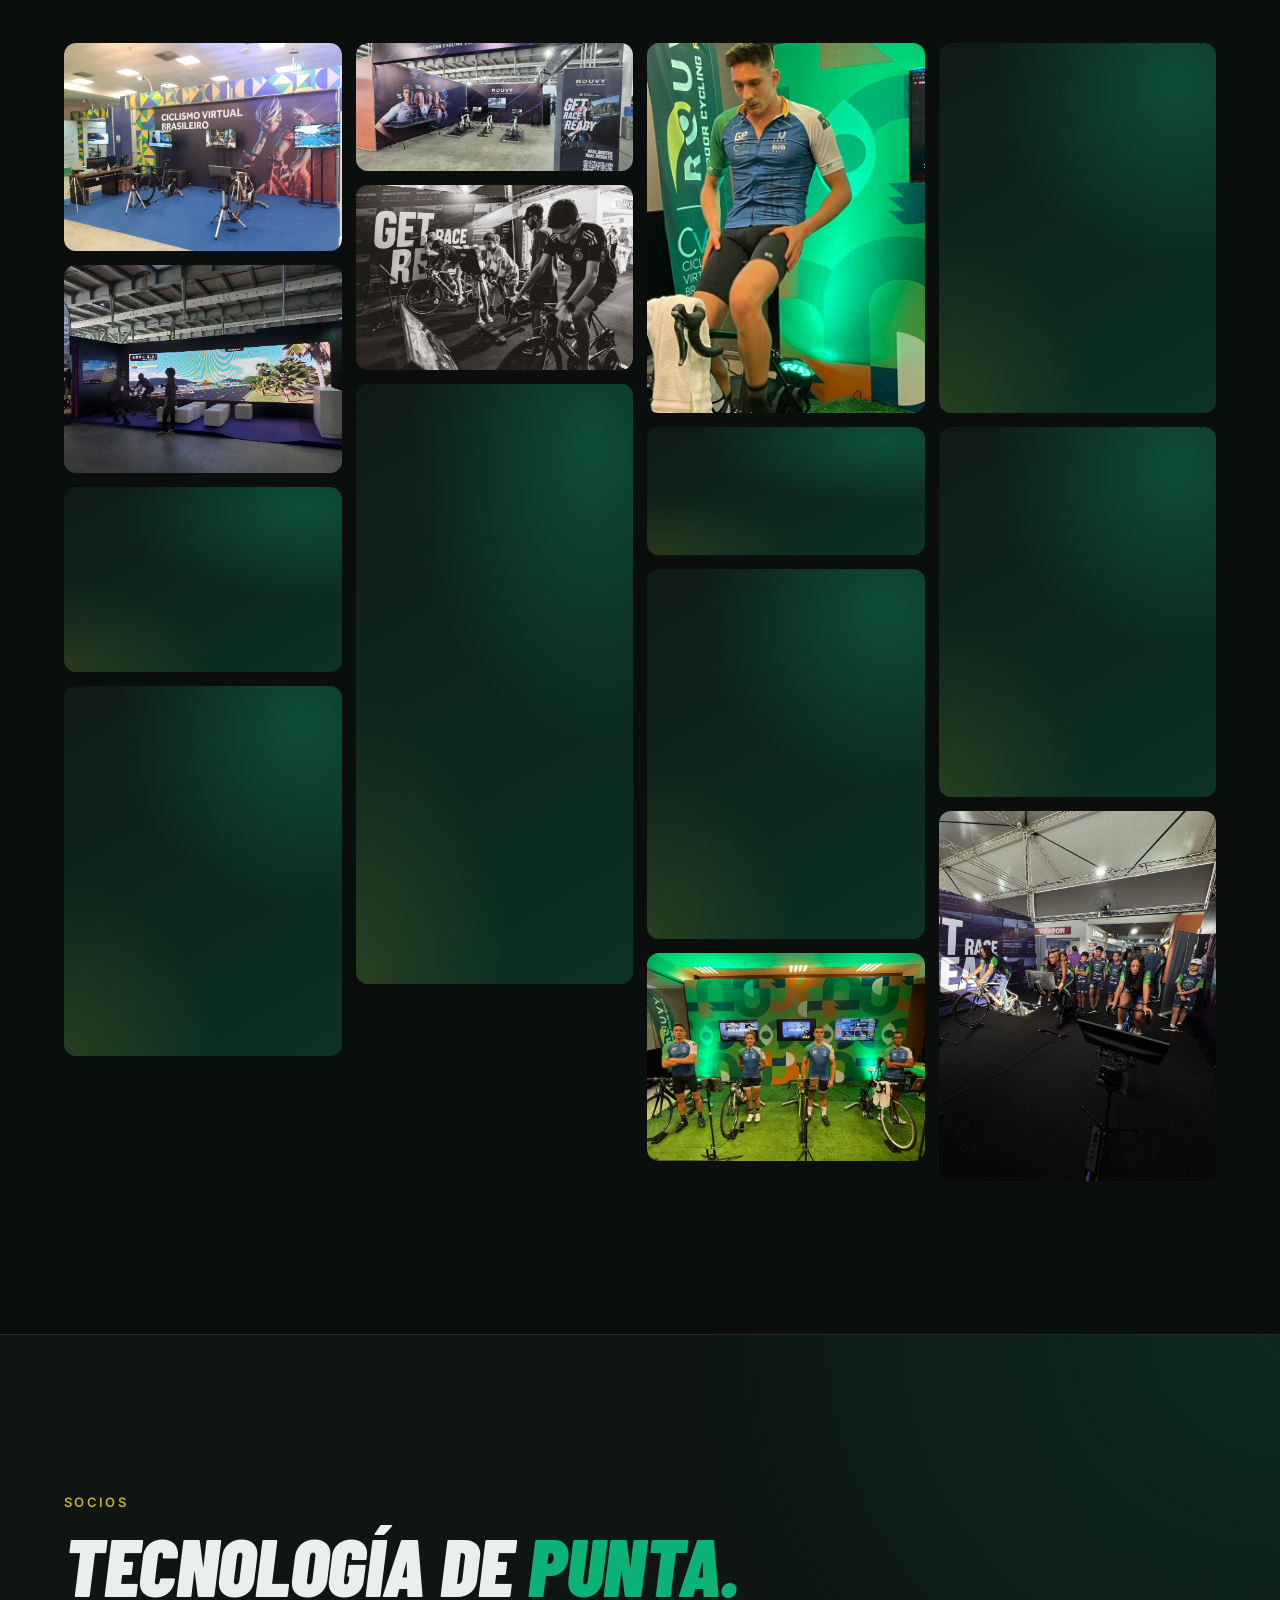
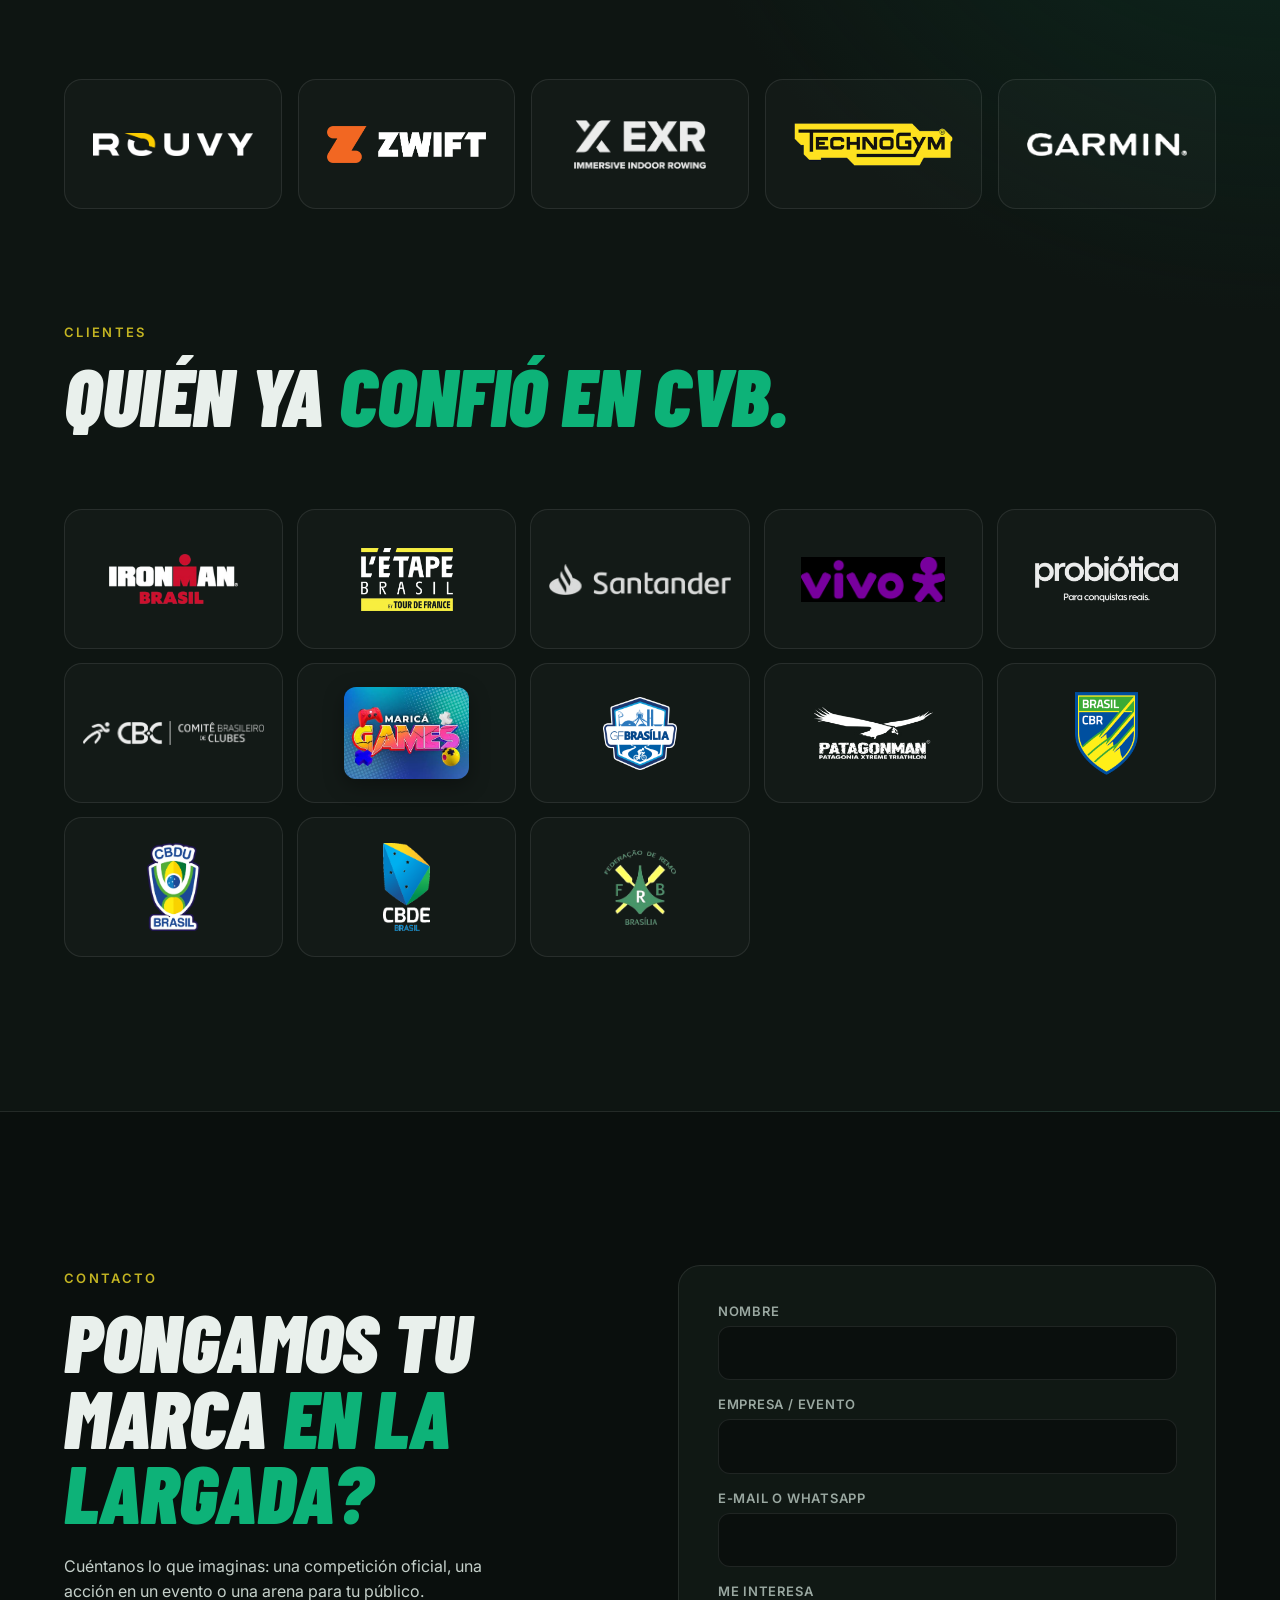
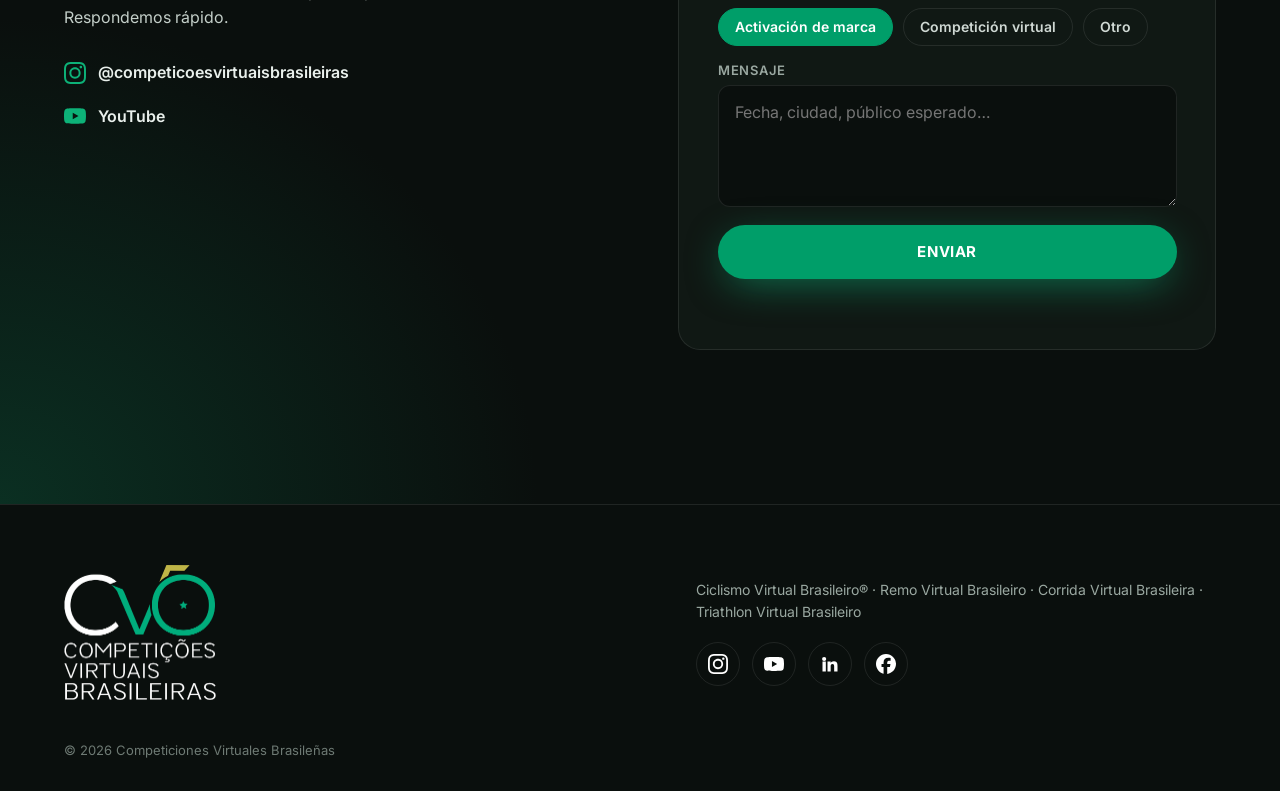
<file: es/index.html>
<!DOCTYPE html>
<html lang="es" data-root="../">
<head>
<meta charset="utf-8">
<meta name="viewport" content="width=device-width, initial-scale=1">
<title>CVB · Competiciones Virtuales Brasileñas</title>
<meta name="description" content="Competiciones virtuales de ciclismo, remo, running y triatlón, activaciones de marca presenciales, sistemas de resultados y transmisión en vivo.">
<meta property="og:title" content="CVB · Competiciones Virtuales Brasileñas">
<meta property="og:description" content="Competición virtual. Emoción real. Competiciones virtuales y activaciones de marca con simuladores, pantalla gigante y público en vivo.">
<link rel="canonical" href="https://www.competicaovirtual.com.br/es/">
<meta property="og:type" content="website">
<meta property="og:site_name" content="CVB · Competiciones Virtuales Brasileñas">
<meta property="og:locale" content="es_ES">
<meta property="og:url" content="https://www.competicaovirtual.com.br/es/">
<meta property="og:image" content="http://www.competicaovirtual.com.br/assets/media/og-capa-es.jpg">
<meta property="og:image:secure_url" content="https://www.competicaovirtual.com.br/assets/media/og-capa-es.jpg">
<meta property="og:image:type" content="image/jpeg">
<meta property="og:image:width" content="1200">
<meta property="og:image:height" content="630">
<meta property="og:image:alt" content="Competición virtual. Emoción real. Arena de ciclismo virtual con pantalla gigante y público.">
<meta name="twitter:card" content="summary_large_image">
<meta name="twitter:title" content="CVB · Competiciones Virtuales Brasileñas">
<meta name="twitter:description" content="Competición virtual. Emoción real. Competiciones virtuales y activaciones de marca con simuladores, pantalla gigante y público en vivo.">
<meta name="twitter:image" content="https://www.competicaovirtual.com.br/assets/media/og-capa-es.jpg">
<link rel="alternate" hreflang="pt-BR" href="https://www.competicaovirtual.com.br/">
<link rel="alternate" hreflang="en" href="https://www.competicaovirtual.com.br/en/">
<link rel="alternate" hreflang="es" href="https://www.competicaovirtual.com.br/es/">
<link rel="alternate" hreflang="fr" href="https://www.competicaovirtual.com.br/fr/">
<link rel="alternate" hreflang="x-default" href="https://www.competicaovirtual.com.br/">
<meta name="theme-color" content="#0A0F0D">
<link rel="icon" type="image/png" href="../assets/img/cvb-mark.png">
<link rel="preconnect" href="https://fonts.googleapis.com">
<link rel="preconnect" href="https://fonts.gstatic.com" crossorigin>
<link href="https://fonts.googleapis.com/css2?family=Barlow+Condensed:ital,wght@0,600;0,800;1,700;1,800;1,900&family=Inter:wght@400;500;600;700&display=swap" rel="stylesheet">
<link rel="stylesheet" href="../assets/css/style.css">
</head>
<body>

<!-- ============ HEADER ============ -->
<header class="hdr" id="topo">
  <a class="hdr__logo" href="#topo" aria-label="CVB · inicio">
    <img src="../assets/img/cvb-mark.png" alt="CVB" width="74" height="35">
    <span class="hdr__name">Competiciones<br>Virtuales Brasileñas</span>
  </a>
  <nav class="hdr__nav" id="nav" aria-label="Principal">
    <a href="#solucoes">Soluciones</a>
    <a href="#como">Cómo funciona</a>
    <a href="#modalidades">Modalidades</a>
    <a href="#cases">Casos</a>
    <a href="#midia">En los medios</a>
    <a href="#parceiros">Socios</a>
    <div class="lang" aria-label="Idioma">
      <a href="../" data-lang="pt" hreflang="pt-BR">PT</a><a href="../en/" data-lang="en" hreflang="en">EN</a><a href="./" data-lang="es" hreflang="es">ES</a><a href="../fr/" data-lang="fr" hreflang="fr">FR</a>
    </div>
    <a href="#contato" class="btn btn--sm btn--green">Hablemos</a>
  </nav>
  <button class="hdr__burger" id="burger" aria-label="Abrir menú" aria-expanded="false" aria-controls="nav"><span></span><span></span></button>
</header>

<main>

<!-- ============ HERO ============ -->
<section class="hero">
  <div class="hero__media">
    <video class="media" data-media="hero.mp4" data-poster="hero-poster.jpg" autoplay muted loop playsinline preload="metadata"></video>
    <div class="hero__shade"></div>
    <div class="hero__grid"></div>
  </div>
  <div class="hero__inner wrap">
    <p class="eyebrow"><span class="dot"></span> Competiciones virtuales · Marketing presencial</p>
    <h1 class="hero__title">Competición virtual.<br><em>Emoción real.</em></h1>
    <p class="hero__lead">Organizamos competiciones virtuales de ciclismo, remo, running y triatlón, desarrollamos sistemas de resultados y transmisión en vivo, y llevamos esta experiencia a ferias, eventos y activaciones de marca, con simuladores, pantalla gigante y un público vibrante.</p>
    <div class="hero__cta">
      <a href="#contato" class="btn btn--green">Quiero una activación</a>
      <a href="#cases" class="btn btn--ghost">Ver casos</a>
    </div>
  </div>
  <div class="ticker" aria-hidden="true">
    <div class="ticker__track">
      <span>Ciclismo virtual</span><i>◆</i><span>Remo virtual</span><i>◆</i><span>Running virtual</span><i>◆</i><span>Triatlón virtual</span><i>◆</i><span>Arena en vivo</span><i>◆</i><span>Sistema de resultados</span><i>◆</i><span>Transmisión en vivo</span><i>◆</i>
      <span>Ciclismo virtual</span><i>◆</i><span>Remo virtual</span><i>◆</i><span>Running virtual</span><i>◆</i><span>Triatlón virtual</span><i>◆</i><span>Arena en vivo</span><i>◆</i><span>Sistema de resultados</span><i>◆</i><span>Transmisión en vivo</span><i>◆</i>
    </div>
  </div>
</section>

<!-- ============ FATOS ============ -->
<section class="facts wrap">
  <div class="fact reveal"><b>2020</b><span>Nace Ciclismo Virtual Brasileiro®, origen de CVB</span></div>
  <div class="fact reveal"><b>3.º</b><span>Premio Deporte e Innovación del Comité Olímpico de Brasil (2022)</span></div>
  <div class="fact reveal"><b>1.º</b><span>Circuito de competiciones virtuales de ciclismo, running y remo de América Latina</span></div>
  <div class="fact reveal"><b>4</b><span>Modalidades: ciclismo, remo, running y triatlón</span></div>
</section>

<!-- ============ SOLUÇÕES ============ -->
<section class="sec" id="solucoes">
  <div class="wrap">
    <header class="sec__head reveal">
      <p class="eyebrow">Qué hacemos</p>
      <h2>Cuatro frentes.<br><em>Una arena.</em></h2>
    </header>

    <article class="sol reveal">
      <div class="sol__media sol__media--video yt-inline" data-yt="KOl-kLwOu_M" data-start="1071" data-title="GP Brasil CVB · Tour Parque da Cidade" role="button" tabindex="0" aria-label="Ver: GP Brasil CVB · Tour Parque da Cidade">
        <img class="media" data-media="sol-competicoes.jpg" alt="">
        <span class="yt__play"></span>
        <span class="yt-inline__tag"><i class="dot"></i> GP Brasil CVB · Tour Parque da Cidade</span>
      </div>
      <div class="sol__body">
        <span class="sol__num">01</span>
        <h3>Competiciones virtuales</h3>
        <p class="sol__tag">Del reglamento al podio.</p>
        <p>Planificamos y ejecutamos pruebas virtuales completas, online (cada atleta en su rodillo o remoergómetro) o presenciales, con arena montada y público.</p>
        <ul class="ticks">
          <li>Recorridos reales en las plataformas ROUVY y EXR</li>
          <li>Inscripciones, series, categorías y ranking</li>
          <li>Arbitraje y homologación de resultados</li>
          <li>Transmisión en vivo con narración y pantalla gigante</li>
          <li>Grabación de recorridos reales para ROUVY</li>
        </ul>
      </div>
    </article>

    <article class="sol sol--rev reveal">
      <div class="sol__media sol__media--wide"><video class="media" data-media="sol-ativacoes.mp4" data-poster="sol-ativacoes.jpg" autoplay muted loop playsinline preload="none"></video></div>
      <div class="sol__body">
        <span class="sol__num">02</span>
        <h3>Acciones de marketing presencial</h3>
        <p class="sol__tag">Tu marca en el centro de la arena.</p>
        <p>Llevamos bicicletas y remoergómetros inteligentes, pantalla gigante y equipo a ferias, centros comerciales, carreras y eventos corporativos. El público pedalea, rema, compite y se lleva tu marca consigo.</p>
        <ul class="ticks">
          <li>Arena con simuladores y pantalla LED</li>
          <li>Desafíos rápidos con ranking en vivo</li>
          <li>Recorrido e identidad visual de tu marca</li>
          <li>Captación de contactos y contenido para redes</li>
          <li>Montaje, operación y desmontaje por nuestro equipo</li>
        </ul>
      </div>
    </article>

    <article class="sol reveal">
      <div class="sol__media"><img class="media" data-media="sol-resultados.jpg" alt="Ejemplo ilustrativo de la pantalla de resultados en modo TV"></div>
      <div class="sol__body">
        <span class="sol__num">03</span>
        <h3>Sistemas de resultados</h3>
        <p class="sol__tag">Desarrollo propio, a la medida de tu evento.</p>
        <p>Desarrollamos sistemas de resultados y ranking para competiciones virtuales y acciones de marketing, con la identidad del evento y acceso desde el móvil.</p>
        <ul class="ticks">
          <li>Resultados por serie, categoría y país</li>
          <li>Homologación mediante captura de pantalla</li>
          <li>Rankings anuales y por etapa</li>
          <li>Panel de ranking en vivo para activaciones</li>
          <li>Registro de participantes y área administrativa</li>
        </ul>
      </div>
    </article>

    <article class="sol sol--rev reveal">
      <div class="sol__media sol__media--video yt-inline" data-yt="e1ZCD8Ha5gc" data-start="4679" data-title="Virtual L'Étape Brasil by Tour de France presented by Santander" role="button" tabindex="0" aria-label="Ver la transmisión: Virtual L'Étape Brasil">
        <img class="media" data-media="transmissao-capa.jpg" alt="">
        <span class="yt__play"></span>
        <span class="yt-inline__tag"><i class="dot"></i> Transmisión en vivo · Virtual L'Étape Brasil</span>
      </div>
      <div class="sol__body">
        <span class="sol__num">04</span>
        <h3>Transmisión en vivo</h3>
        <p class="sol__tag">Cada pedalada en la pantalla y en la red.</p>
        <p>Sistema de transmisión en vivo de competiciones virtuales: reunimos las pantallas de los atletas, el recorrido y el ranking en una sola transmisión para la pantalla del evento e internet.</p>
        <ul class="ticks">
          <li>Imagen de varios atletas al mismo tiempo</li>
          <li>Ranking, potencia y posiciones en pantalla</li>
          <li>Narración y comentarios en vivo</li>
          <li>Transmisión en YouTube y redes sociales</li>
          <li>Pantalla LED en el lugar de la prueba</li>
        </ul>
      </div>
    </article>
  </div>
</section>

<!-- ============ COMO FUNCIONA ============ -->
<section class="sec sec--panel" id="como">
  <div class="wrap">
    <header class="sec__head reveal">
      <p class="eyebrow">Cómo funciona</p>
      <h2>De la idea a la <em>línea de meta.</em></h2>
    </header>
    <ol class="steps">
      <li class="step reveal"><span>01</span><h4>Briefing</h4><p>Entendemos el objetivo: competición oficial, activación de marca, evento corporativo o todo junto.</p></li>
      <li class="step reveal"><span>02</span><h4>Montaje</h4><p>Definimos recorrido, formato y equipos, y montamos la arena con plataforma, pantalla y sonido.</p></li>
      <li class="step reveal"><span>03</span><h4>En vivo</h4><p>Largada, narración, ranking en tiempo real y público involucrado del primer al último metro.</p></li>
      <li class="step reveal"><span>04</span><h4>Resultado</h4><p>Resultados homologados en nuestro sistema, transmisión grabada, fotos y datos para que tu marca los use después del evento.</p></li>
    </ol>
  </div>
</section>

<!-- ============ MODALIDADES ============ -->
<section class="sec" id="modalidades">
  <div class="wrap">
    <header class="sec__head reveal">
      <p class="eyebrow">Modalidades</p>
      <h2>Elige tu <em>deporte.</em></h2>
    </header>
    <div class="mods">
      <a class="mod reveal" href="#contato"><img class="media" data-media="mod-ciclismo.jpg" alt="Ciclismo virtual"><div class="mod__txt"><small>ROUVY</small><h3>Ciclismo virtual</h3><p>Rodillos inteligentes y recorridos reales filmados en todo el mundo.</p></div></a>
      <a class="mod reveal" href="#contato"><img class="media" data-media="mod-remo.jpg" alt="Remo virtual"><div class="mod__txt"><small>EXR</small><h3>Remo virtual</h3><p>Remoergómetros conectados en pistas virtuales inmersivas.</p></div></a>
      <a class="mod reveal" href="#contato"><img class="media" data-media="mod-corrida.jpg" alt="Running virtual"><div class="mod__txt"><small>Zwift</small><h3>Running virtual</h3><p>Cintas conectadas a los mundos virtuales de Zwift.</p></div></a>
      <a class="mod reveal" href="#contato"><img class="media" data-media="mod-triathlon.jpg" alt="Triatlón virtual"><div class="mod__txt"><small>Multi</small><h3>Triatlón virtual</h3><p>Remo, bici y running en una sola prueba indoor.</p></div></a>
    </div>
  </div>
</section>

<!-- ============ VÍDEO FULL ============ -->
<section class="bigvideo">
  <video class="media" data-media="arena-loop.mp4" data-poster="arena-loop.jpg" autoplay muted loop playsinline preload="none"></video>
  <div class="bigvideo__shade"></div>
  <blockquote class="bigvideo__quote wrap reveal">
    <p>El recorrido es virtual.<br>El sudor, la hinchada y tu marca, <em>no.</em></p>
  </blockquote>
</section>

<!-- ============ CASES ============ -->
<section class="sec" id="cases">
  <div class="wrap">
    <header class="sec__head reveal">
      <p class="eyebrow">Casos</p>
      <h2>Dónde ya <em>pusimos al público a competir.</em></h2>
    </header>
    <div class="cases">
      <article class="case case--xl reveal"><img class="media" data-media="case-jebs-2025.jpg" alt="Ciclismo virtual en los Juegos Escolares Brasileños 2025"><div class="case__txt"><small>2025 · Ciclismo virtual</small><h3>Juegos Escolares Brasileños</h3><p>Arena de ciclismo virtual en el escenario, con pantalla LED, transmisión en vivo y la hinchada de las delegaciones de todo el país.</p></div></article>
      <article class="case reveal"><img class="media" data-media="case-letape-santander.jpg" alt="Simulador L'Étape Brasil en el stand de Santander"><div class="case__txt"><small>Activación de marca</small><h3>L'Étape Brasil × Santander</h3><p>Simulador virtual en el stand del banco, con el público pedaleando el recorrido de la prueba.</p></div></article>
      <article class="case reveal"><img class="media" data-media="case-rouvy-ironman.jpg" alt="Espacio ROUVY en IRONMAN"><div class="case__txt"><small>Activación de marca</small><h3>ROUVY × IRONMAN</h3><p>Espacio con bicis inteligentes para que los triatletas prueben el recorrido antes de la prueba.</p></div></article>
      <article class="case reveal"><img class="media" data-media="case-jebs-2026.jpg" alt="Ciclismo y remo virtual en los JEBs Brasília 2026"><div class="case__txt"><small>2026 · Ciclismo y remo</small><h3>JEBs Brasília</h3><p>Ciclismo y remo virtual en los Juegos Escolares Brasileños en Brasilia.</p></div></article>
      <article class="case reveal"><img class="media" data-media="case-probiotica.jpg" alt="Activación Probiótica con bici Zwift"><div class="case__txt"><small>2026 · Activación de marca</small><h3>Probiótica</h3><p>Desafío con bici Zwift en el stand de la marca en Influency.me Experience.</p></div></article>
      <article class="case reveal"><img class="media" data-media="case-cbc.jpg" alt="Arena CVB en el evento del Comité Brasileño de Clubes"><div class="case__txt"><small>Bici + cinta</small><h3>Comité Brasileño de Clubes</h3><p>Arena con bicis y cinta conectadas en el evento de CBC y Fenaclubes.</p></div></article>
    </div>
  </div>
</section>

<!-- ============ NA MÍDIA ============ -->
<section class="sec sec--panel" id="midia">
  <div class="wrap">
    <header class="sec__head reveal">
      <p class="eyebrow">En los medios</p>
      <h2>Quién ya <em>mostró a CVB.</em></h2>
    </header>
    <div class="yt-grid" id="ytGrid"></div>
    <p class="center reveal"><a class="btn btn--ghost" href="https://www.youtube.com/@competicoesvirtuaisbrasileiras" target="_blank" rel="noopener">Todos los videos en YouTube</a></p>
  </div>
</section>

<!-- ============ GALERIA ============ -->
<section class="sec" id="galeria">
  <div class="wrap">
    <header class="sec__head reveal">
      <p class="eyebrow">Galería</p>
      <h2>Bastidores, largadas <em>y podios.</em></h2>
    </header>
    <div class="gallery" id="gallery"></div>
  </div>
</section>

<!-- ============ PARCEIROS & CLIENTES ============ -->
<section class="sec sec--panel" id="parceiros">
  <div class="wrap">
    <header class="sec__head reveal">
      <p class="eyebrow">Socios</p>
      <h2>Tecnología de <em>punta.</em></h2>
    </header>
    <div class="logos logos--partners reveal" id="partners"></div>

    <header class="sec__head sec__head--sm reveal" id="clientes">
      <p class="eyebrow">Clientes</p>
      <h2>Quién ya <em>confió en CVB.</em></h2>
    </header>
    <div class="logos logos--clients reveal" id="clients" aria-label="Clientes"></div>
  </div>
</section>

<!-- ============ CONTATO ============ -->
<section class="sec contact" id="contato">
  <div class="wrap contact__grid">
    <div class="reveal">
      <p class="eyebrow">Contacto</p>
      <h2>Pongamos tu marca <em>en la largada?</em></h2>
      <p class="contact__lead">Cuéntanos lo que imaginas: una competición oficial, una acción en un evento o una arena para tu público. Respondemos rápido.</p>
      <ul class="contact__links" id="contactLinks"></ul>
    </div>
    <form class="form reveal" id="form" novalidate>
      <label>Nombre<input name="nome" required autocomplete="name"></label>
      <label>Empresa / evento<input name="empresa" autocomplete="organization"></label>
      <label>E-mail o WhatsApp<input name="contato" required></label>
      <fieldset>
        <legend>Me interesa</legend>
        <label class="chip"><input type="radio" name="tipo" value="Activación de marca presencial" checked><span>Activación de marca</span></label>
        <label class="chip"><input type="radio" name="tipo" value="Organización de competición virtual"><span>Competición virtual</span></label>
        <label class="chip"><input type="radio" name="tipo" value="Otro asunto"><span>Otro</span></label>
      </fieldset>
      <label>Mensaje<textarea name="msg" rows="4" placeholder="Fecha, ciudad, público esperado…"></textarea></label>
      <button class="btn btn--green btn--block" type="submit">Enviar</button>
      <p class="form__note" id="formNote" role="status"></p>
    </form>
  </div>
</section>

</main>

<!-- ============ FOOTER ============ -->
<footer class="ftr">
  <div class="wrap ftr__grid">
    <img src="../assets/img/cvb-logo.png" alt="Competiciones Virtuales Brasileñas" class="ftr__logo" width="152" height="135">
    <div>
      <p class="ftr__mods">Ciclismo Virtual Brasileiro® · Remo Virtual Brasileiro · Corrida Virtual Brasileira · Triathlon Virtual Brasileiro</p>
      <div class="social" id="social"></div>
    </div>
  </div>
  <p class="ftr__copy wrap">© <span id="ano">2026</span> Competiciones Virtuales Brasileñas</p>
</footer>

<div class="lightbox" id="lightbox" hidden><button class="lightbox__x" aria-label="Cerrar">×</button><img alt=""></div>

<script src="../assets/js/main.js"></script>
</body>
</html>
</file>
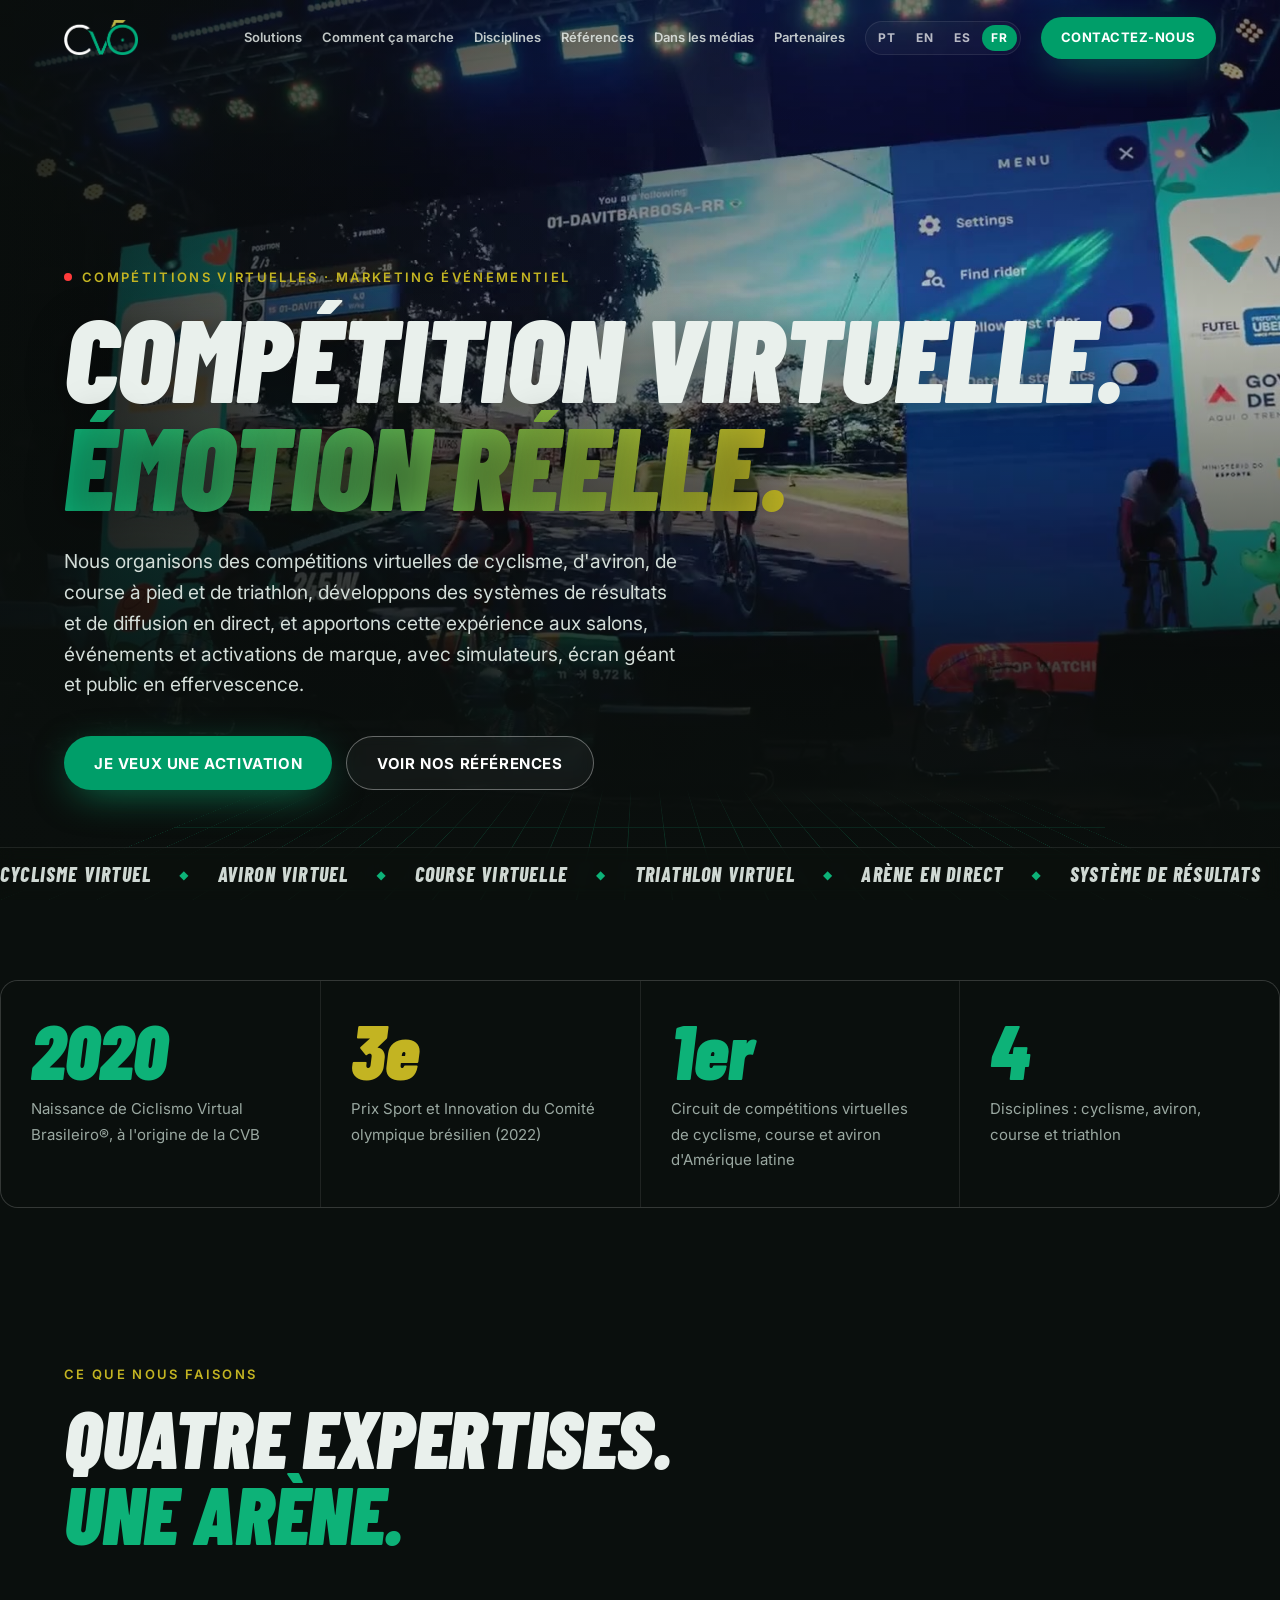
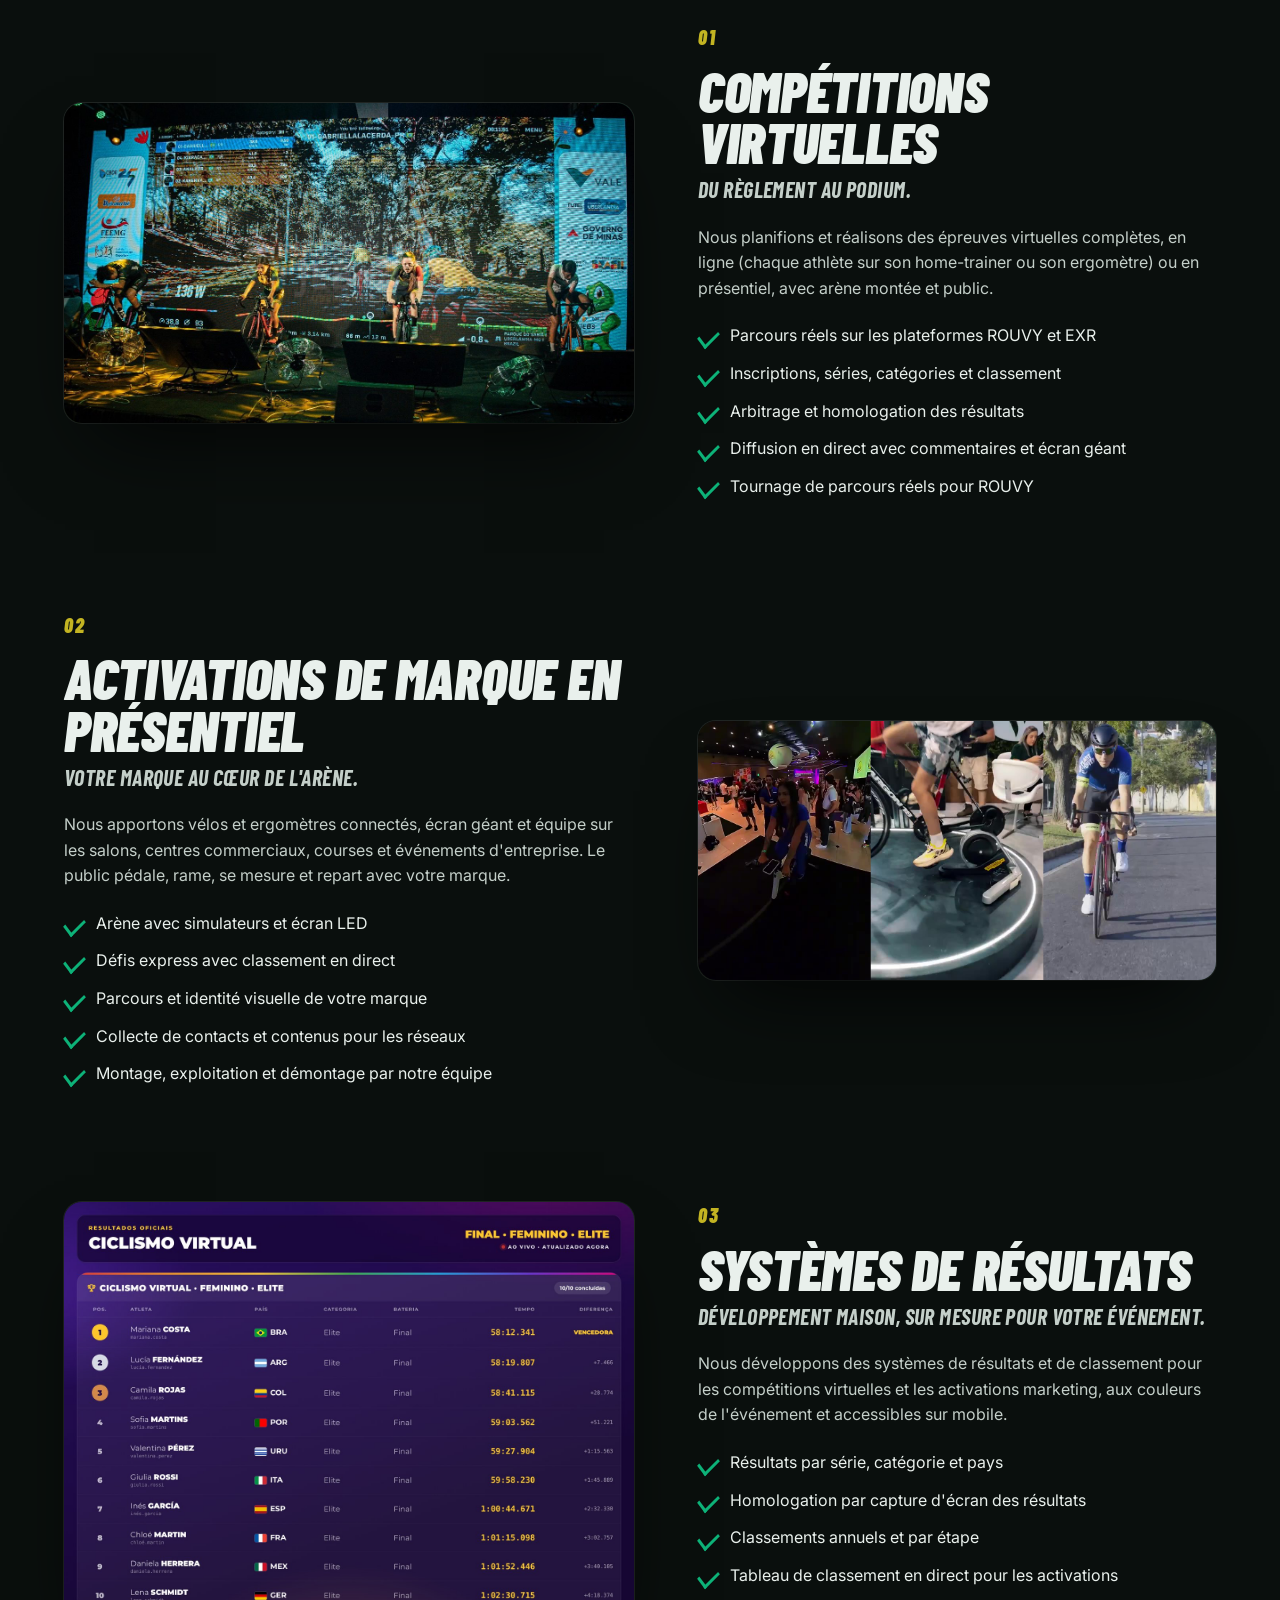
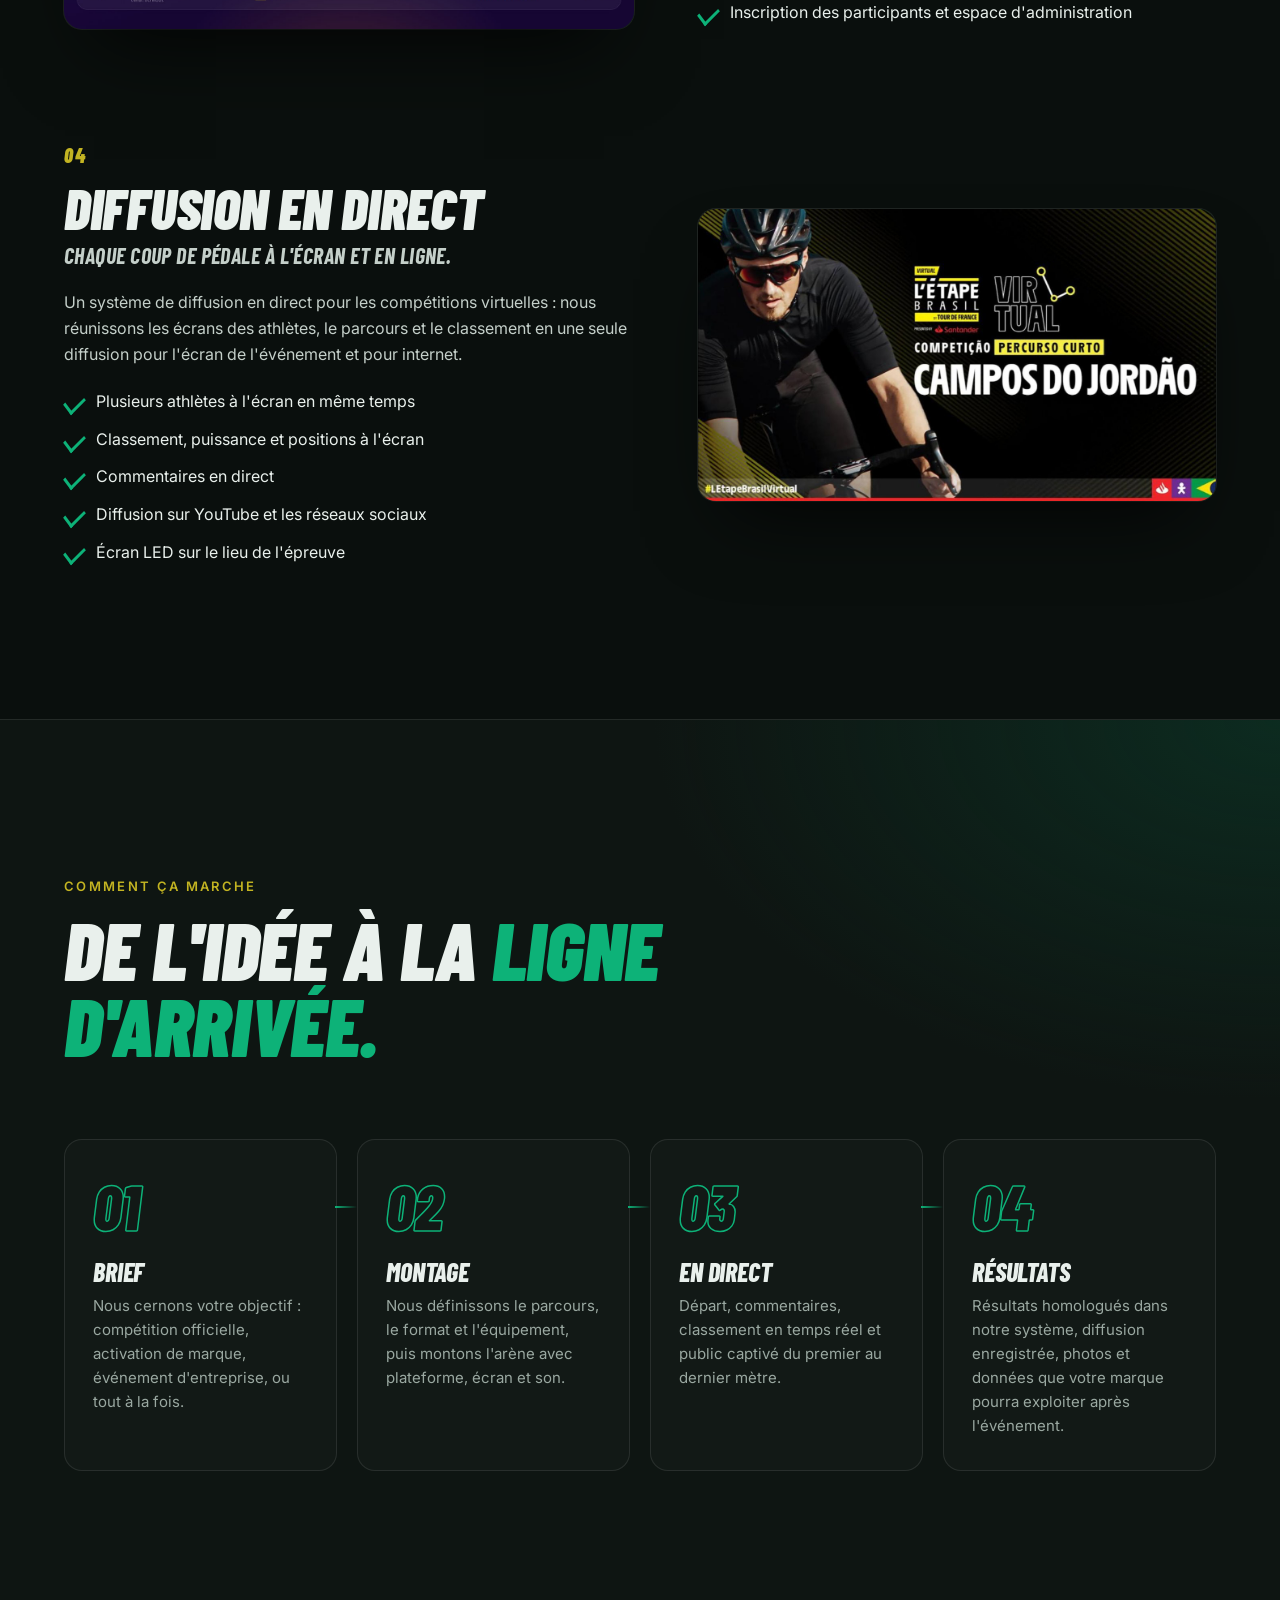
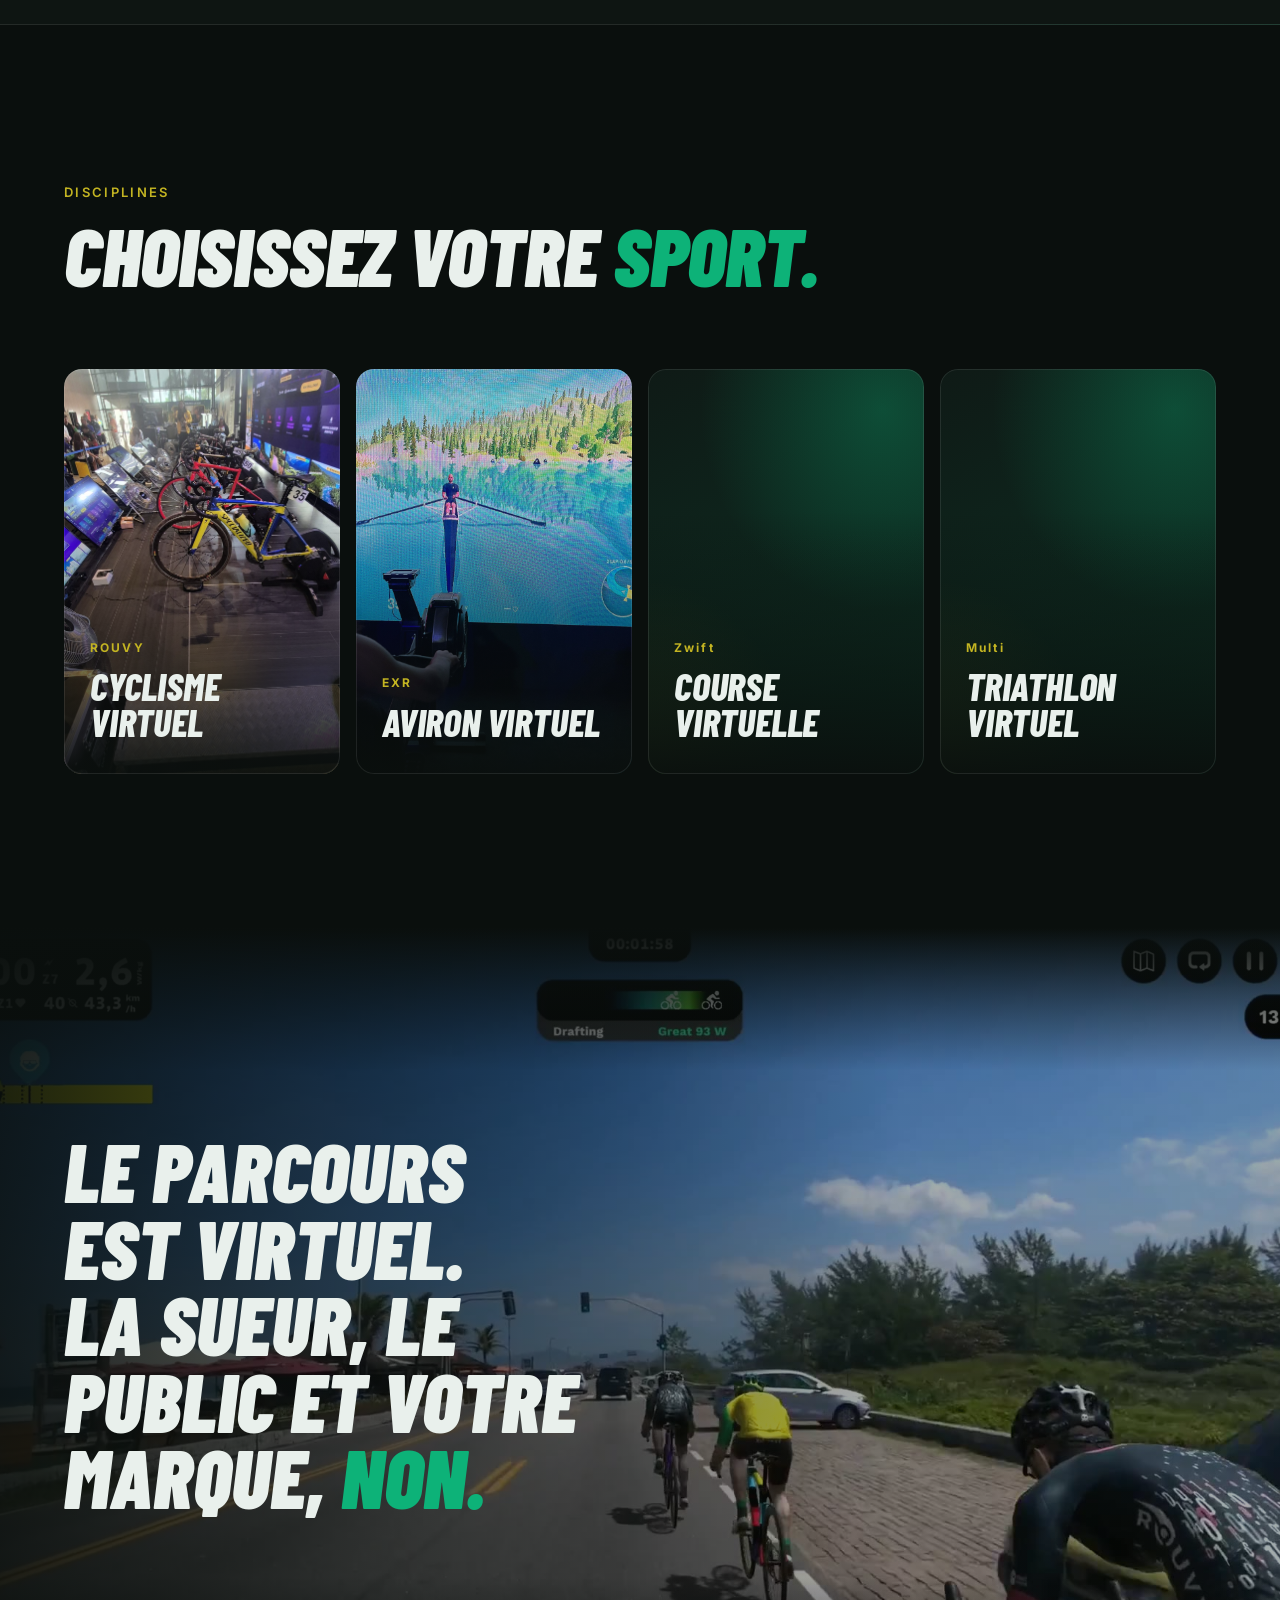
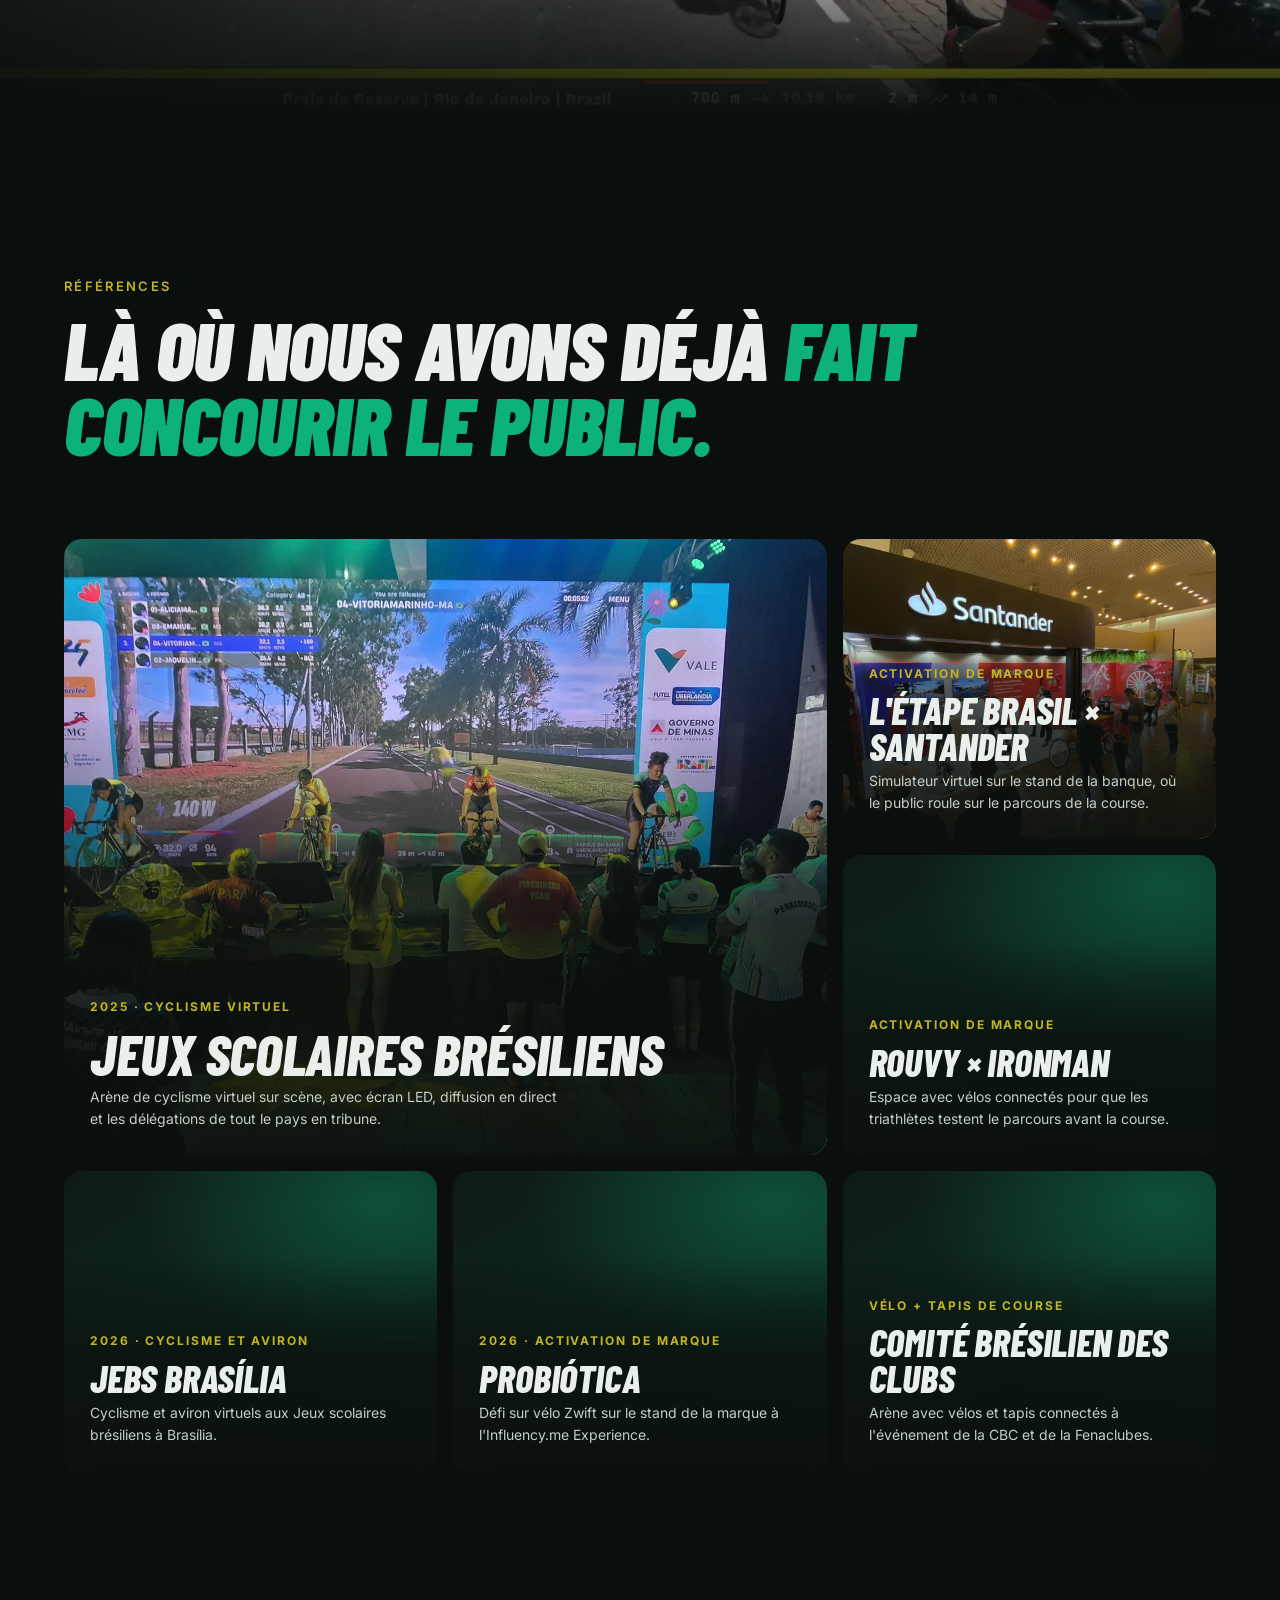
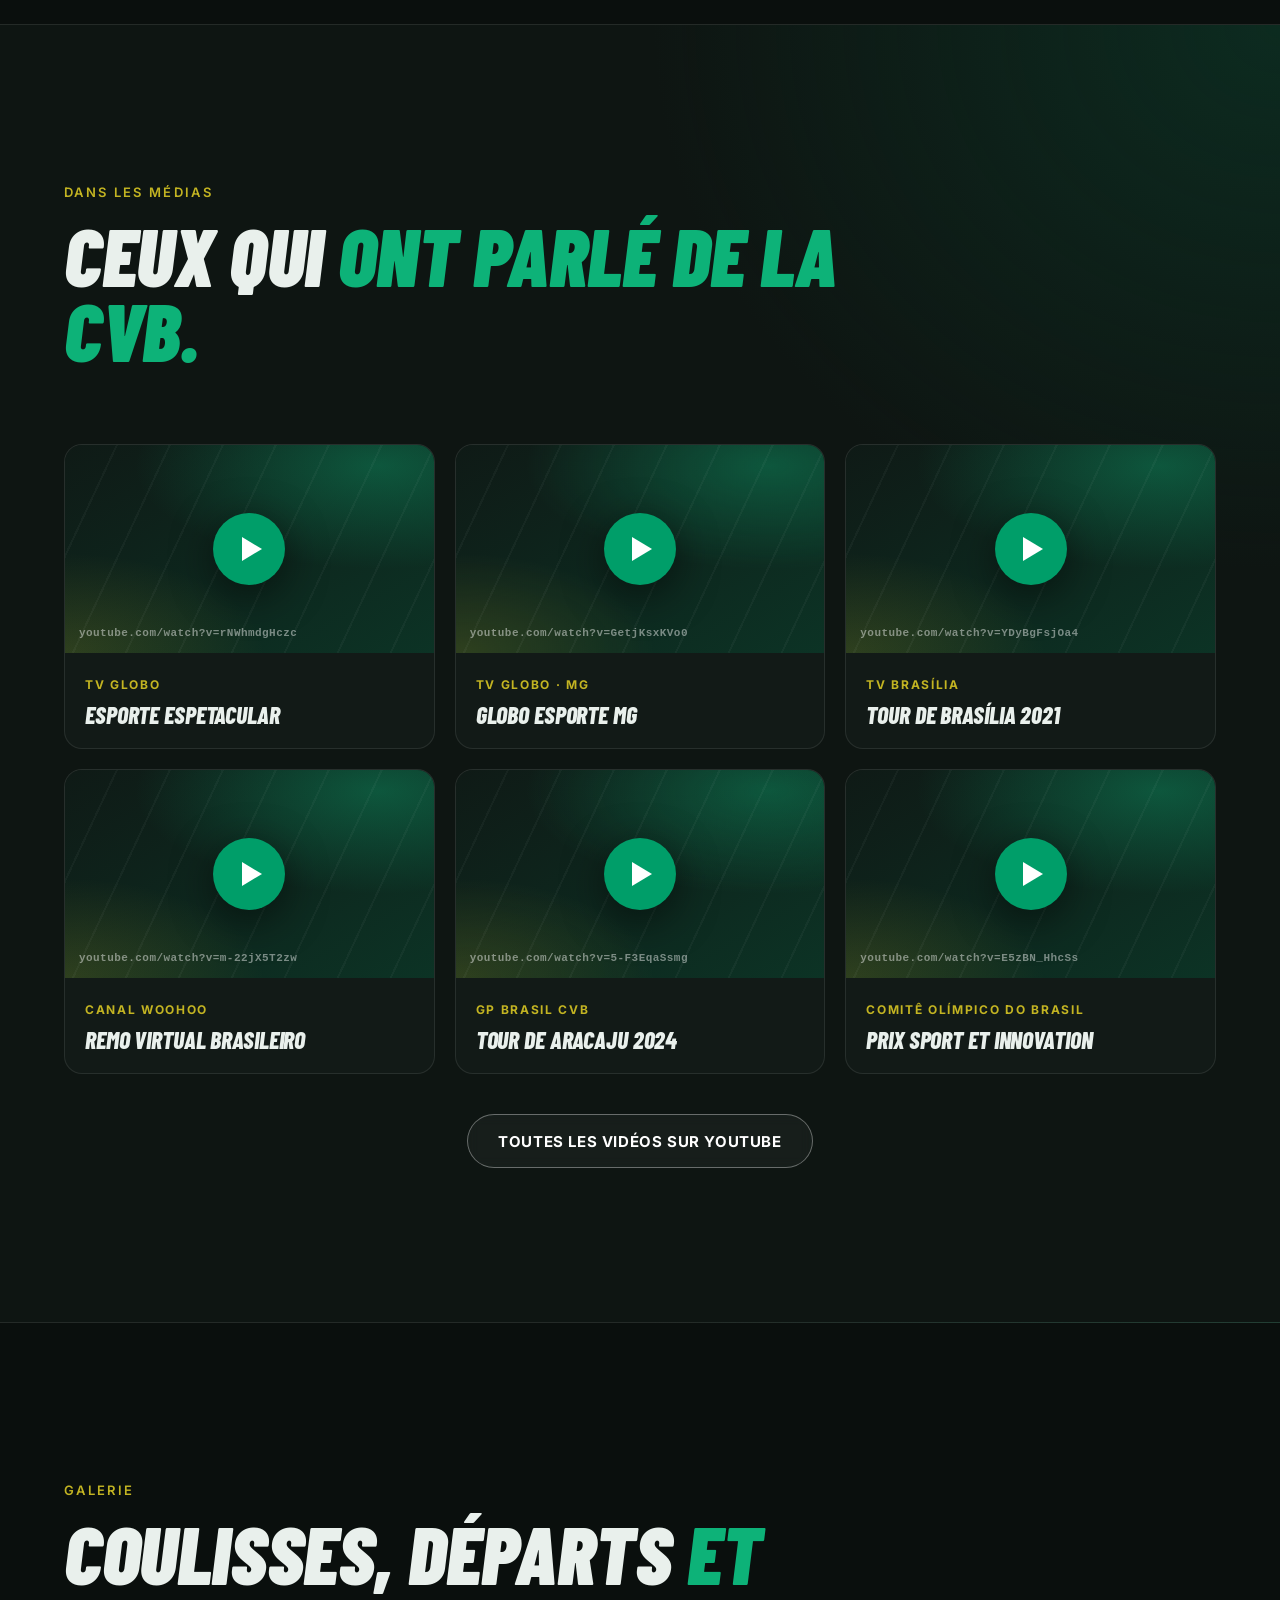
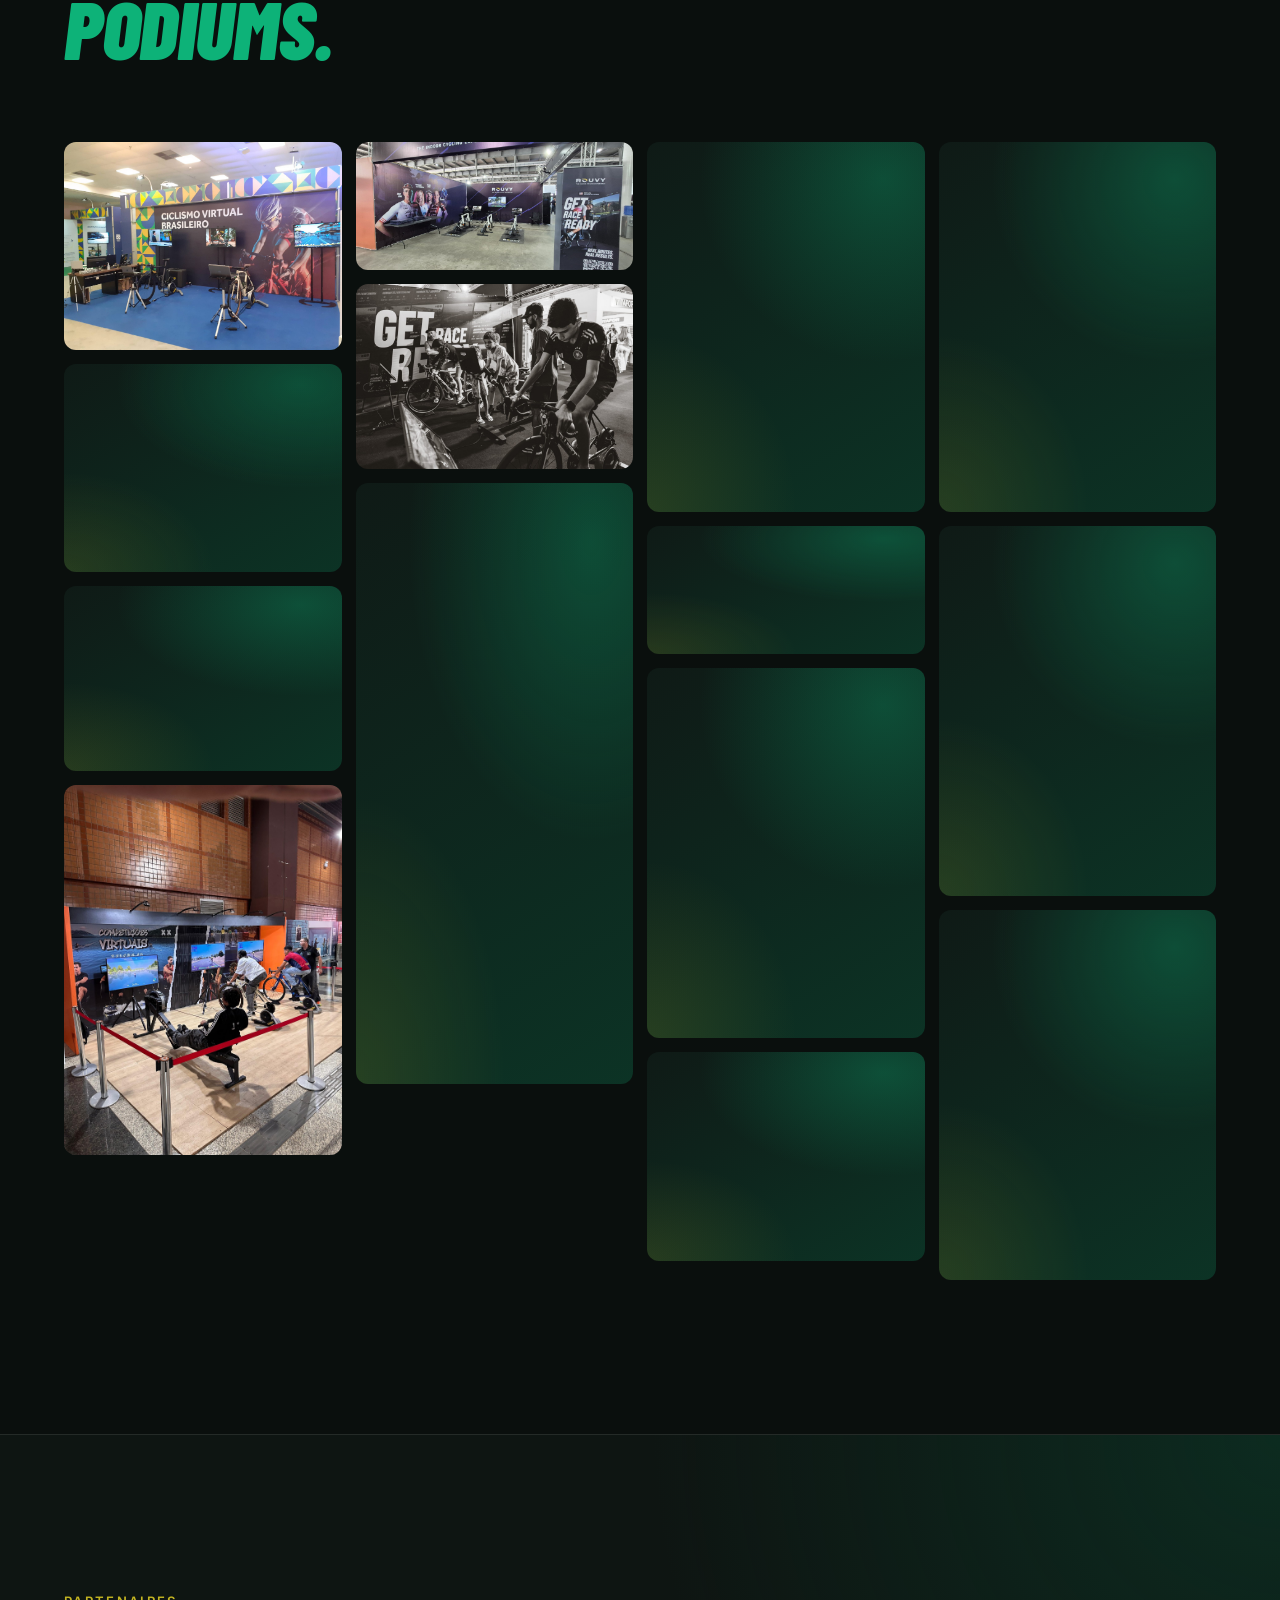
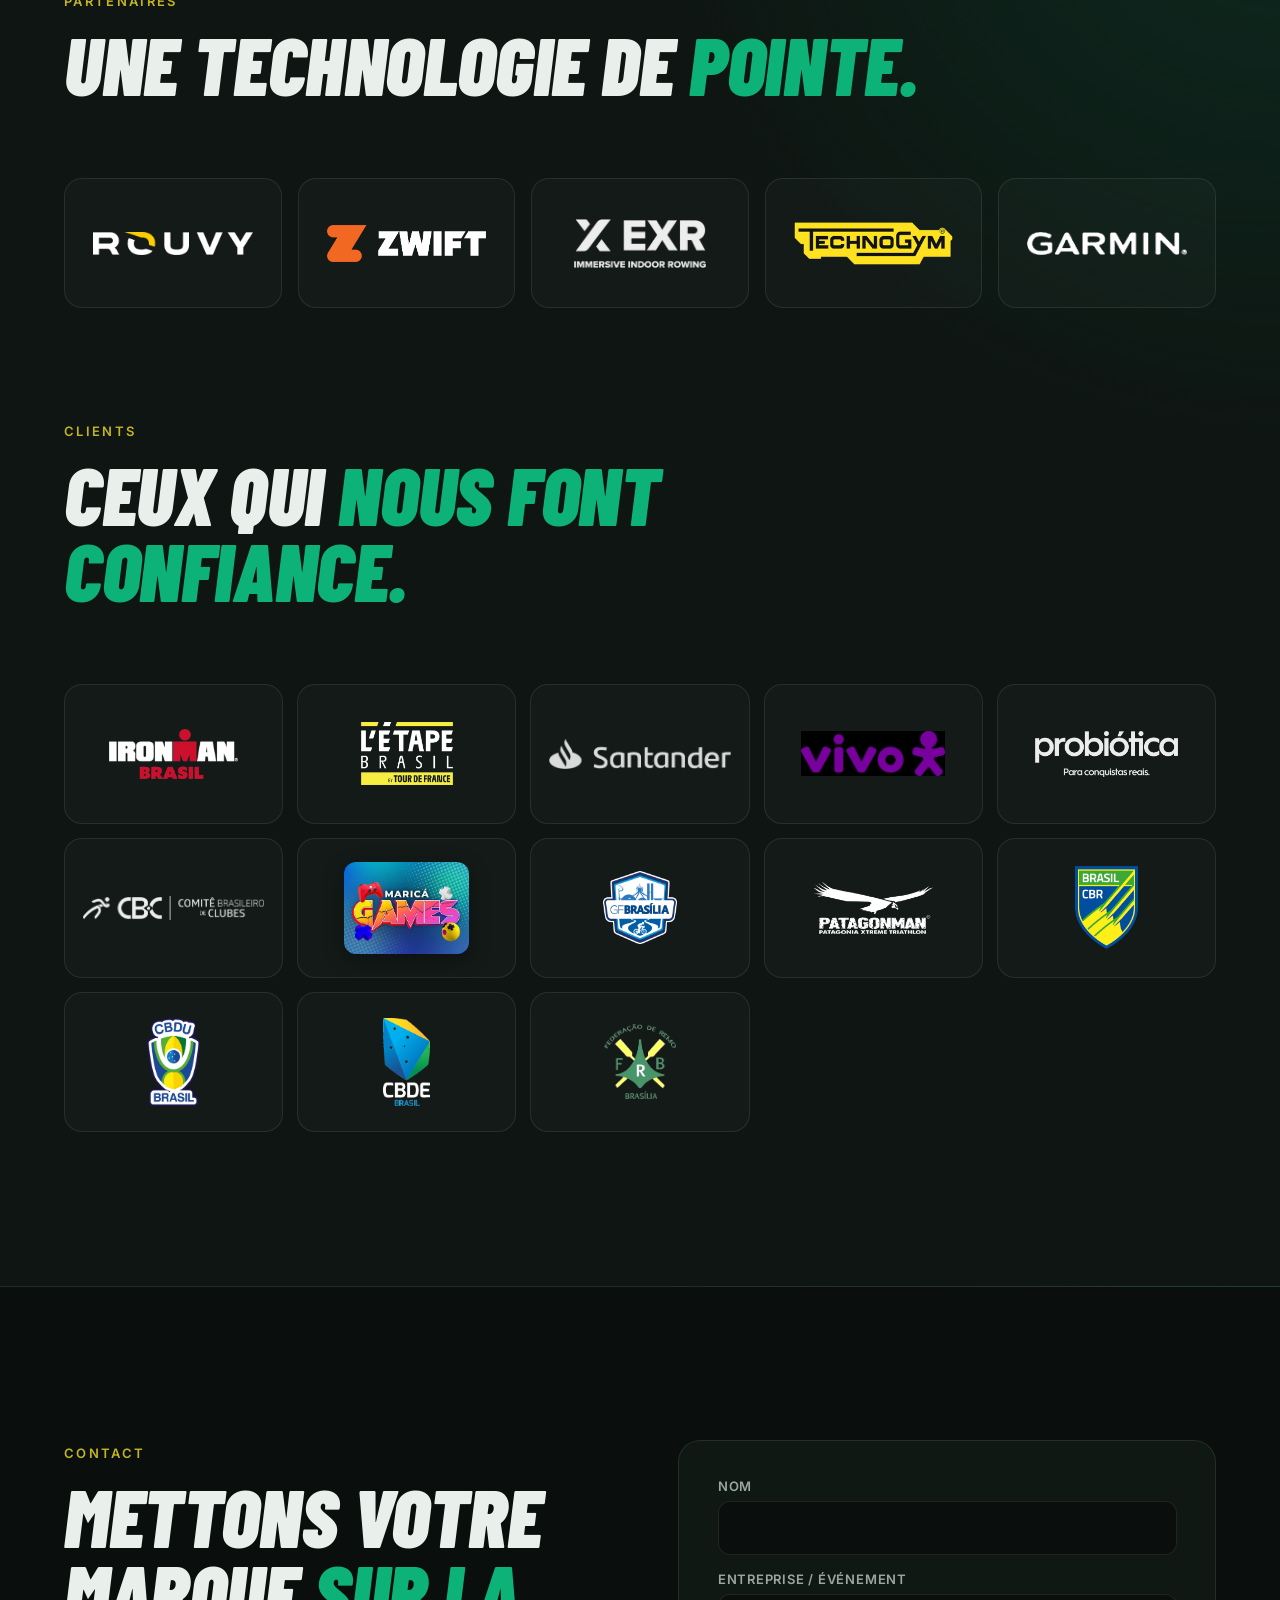
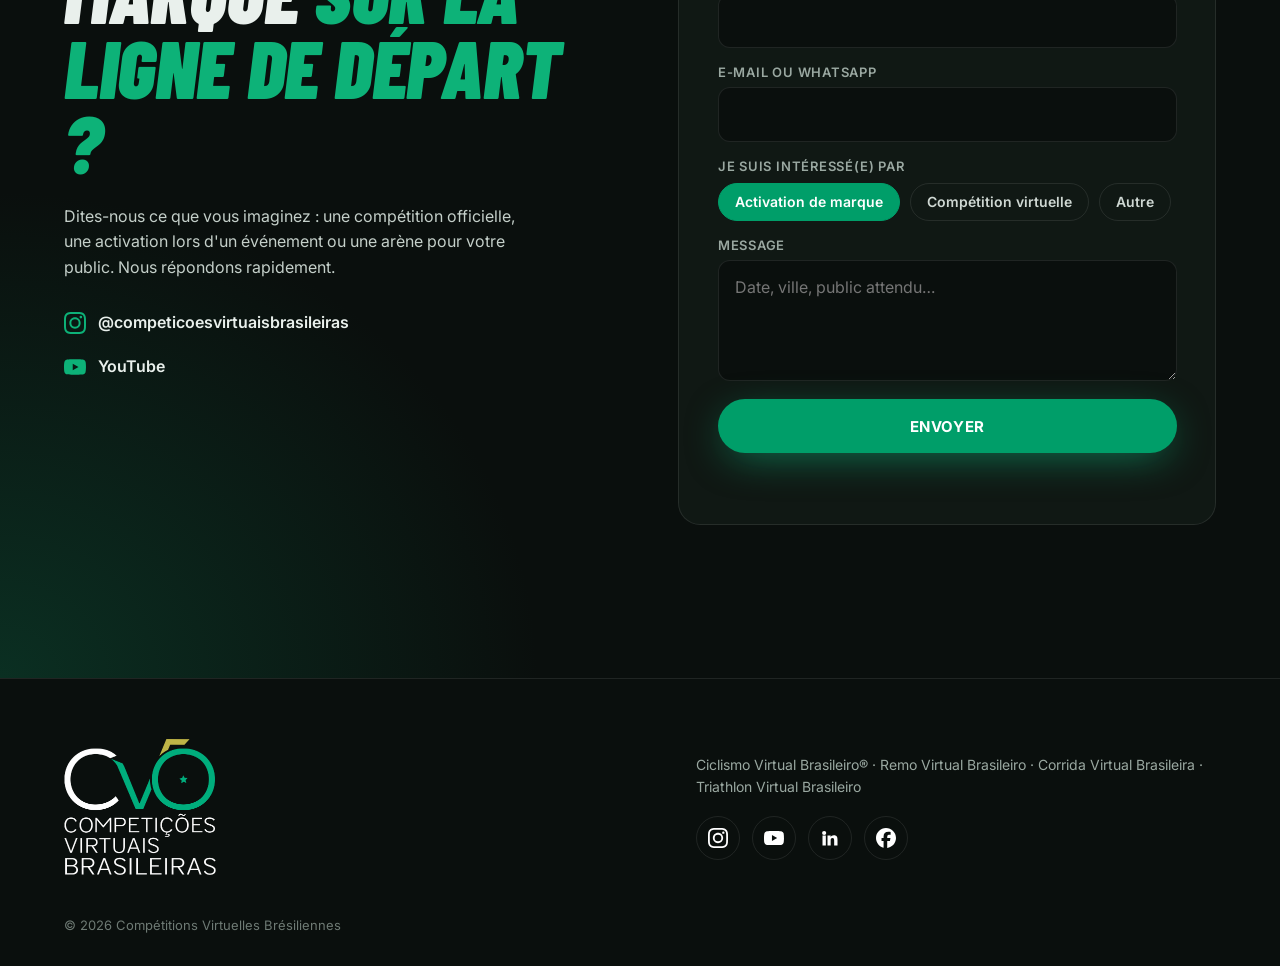
<file: fr/index.html>
<!DOCTYPE html>
<html lang="fr" data-root="../">
<head>
<meta charset="utf-8">
<meta name="viewport" content="width=device-width, initial-scale=1">
<title>CVB · Compétitions Virtuelles Brésiliennes</title>
<meta name="description" content="Compétitions virtuelles de cyclisme, aviron, course à pied et triathlon, activations de marque en présentiel, systèmes de résultats et diffusion en direct.">
<meta property="og:title" content="CVB · Compétitions Virtuelles Brésiliennes">
<meta property="og:description" content="Compétition virtuelle. Émotion réelle. Compétitions virtuelles et activations de marque avec simulateurs, écran géant et public en direct.">
<link rel="canonical" href="https://www.competicaovirtual.com.br/fr/">
<meta property="og:type" content="website">
<meta property="og:site_name" content="CVB · Compétitions Virtuelles Brésiliennes">
<meta property="og:locale" content="fr_FR">
<meta property="og:url" content="https://www.competicaovirtual.com.br/fr/">
<meta property="og:image" content="http://www.competicaovirtual.com.br/assets/media/og-capa-fr.jpg">
<meta property="og:image:secure_url" content="https://www.competicaovirtual.com.br/assets/media/og-capa-fr.jpg">
<meta property="og:image:type" content="image/jpeg">
<meta property="og:image:width" content="1200">
<meta property="og:image:height" content="630">
<meta property="og:image:alt" content="Compétition virtuelle. Émotion réelle. Arène de cyclisme virtuel avec écran géant et public.">
<meta name="twitter:card" content="summary_large_image">
<meta name="twitter:title" content="CVB · Compétitions Virtuelles Brésiliennes">
<meta name="twitter:description" content="Compétition virtuelle. Émotion réelle. Compétitions virtuelles et activations de marque avec simulateurs, écran géant et public en direct.">
<meta name="twitter:image" content="https://www.competicaovirtual.com.br/assets/media/og-capa-fr.jpg">
<link rel="alternate" hreflang="pt-BR" href="https://www.competicaovirtual.com.br/">
<link rel="alternate" hreflang="en" href="https://www.competicaovirtual.com.br/en/">
<link rel="alternate" hreflang="es" href="https://www.competicaovirtual.com.br/es/">
<link rel="alternate" hreflang="fr" href="https://www.competicaovirtual.com.br/fr/">
<link rel="alternate" hreflang="x-default" href="https://www.competicaovirtual.com.br/">
<meta name="theme-color" content="#0A0F0D">
<link rel="icon" type="image/png" href="../assets/img/cvb-mark.png">
<link rel="preconnect" href="https://fonts.googleapis.com">
<link rel="preconnect" href="https://fonts.gstatic.com" crossorigin>
<link href="https://fonts.googleapis.com/css2?family=Barlow+Condensed:ital,wght@0,600;0,800;1,700;1,800;1,900&family=Inter:wght@400;500;600;700&display=swap" rel="stylesheet">
<link rel="stylesheet" href="../assets/css/style.css">
</head>
<body>

<!-- ============ HEADER ============ -->
<header class="hdr" id="topo">
  <a class="hdr__logo" href="#topo" aria-label="CVB · accueil">
    <img src="../assets/img/cvb-mark.png" alt="CVB" width="74" height="35">
    <span class="hdr__name">Compétitions<br>Virtuelles Brésiliennes</span>
  </a>
  <nav class="hdr__nav" id="nav" aria-label="Principal">
    <a href="#solucoes">Solutions</a>
    <a href="#como">Comment ça marche</a>
    <a href="#modalidades">Disciplines</a>
    <a href="#cases">Références</a>
    <a href="#midia">Dans les médias</a>
    <a href="#parceiros">Partenaires</a>
    <div class="lang" aria-label="Langue">
      <a href="../" data-lang="pt" hreflang="pt-BR">PT</a><a href="../en/" data-lang="en" hreflang="en">EN</a><a href="../es/" data-lang="es" hreflang="es">ES</a><a href="./" data-lang="fr" hreflang="fr">FR</a>
    </div>
    <a href="#contato" class="btn btn--sm btn--green">Contactez-nous</a>
  </nav>
  <button class="hdr__burger" id="burger" aria-label="Ouvrir le menu" aria-expanded="false" aria-controls="nav"><span></span><span></span></button>
</header>

<main>

<!-- ============ HERO ============ -->
<section class="hero">
  <div class="hero__media">
    <video class="media" data-media="hero.mp4" data-poster="hero-poster.jpg" autoplay muted loop playsinline preload="metadata"></video>
    <div class="hero__shade"></div>
    <div class="hero__grid"></div>
  </div>
  <div class="hero__inner wrap">
    <p class="eyebrow"><span class="dot"></span> Compétitions virtuelles · Marketing événementiel</p>
    <h1 class="hero__title">Compétition virtuelle.<br><em>Émotion réelle.</em></h1>
    <p class="hero__lead">Nous organisons des compétitions virtuelles de cyclisme, d'aviron, de course à pied et de triathlon, développons des systèmes de résultats et de diffusion en direct, et apportons cette expérience aux salons, événements et activations de marque, avec simulateurs, écran géant et public en effervescence.</p>
    <div class="hero__cta">
      <a href="#contato" class="btn btn--green">Je veux une activation</a>
      <a href="#cases" class="btn btn--ghost">Voir nos références</a>
    </div>
  </div>
  <div class="ticker" aria-hidden="true">
    <div class="ticker__track">
      <span>Cyclisme virtuel</span><i>◆</i><span>Aviron virtuel</span><i>◆</i><span>Course virtuelle</span><i>◆</i><span>Triathlon virtuel</span><i>◆</i><span>Arène en direct</span><i>◆</i><span>Système de résultats</span><i>◆</i><span>Diffusion en direct</span><i>◆</i>
      <span>Cyclisme virtuel</span><i>◆</i><span>Aviron virtuel</span><i>◆</i><span>Course virtuelle</span><i>◆</i><span>Triathlon virtuel</span><i>◆</i><span>Arène en direct</span><i>◆</i><span>Système de résultats</span><i>◆</i><span>Diffusion en direct</span><i>◆</i>
    </div>
  </div>
</section>

<!-- ============ FATOS ============ -->
<section class="facts wrap">
  <div class="fact reveal"><b>2020</b><span>Naissance de Ciclismo Virtual Brasileiro®, à l'origine de la CVB</span></div>
  <div class="fact reveal"><b>3e</b><span>Prix Sport et Innovation du Comité olympique brésilien (2022)</span></div>
  <div class="fact reveal"><b>1er</b><span>Circuit de compétitions virtuelles de cyclisme, course et aviron d'Amérique latine</span></div>
  <div class="fact reveal"><b>4</b><span>Disciplines : cyclisme, aviron, course et triathlon</span></div>
</section>

<!-- ============ SOLUÇÕES ============ -->
<section class="sec" id="solucoes">
  <div class="wrap">
    <header class="sec__head reveal">
      <p class="eyebrow">Ce que nous faisons</p>
      <h2>Quatre expertises.<br><em>Une arène.</em></h2>
    </header>

    <article class="sol reveal">
      <div class="sol__media sol__media--video yt-inline" data-yt="KOl-kLwOu_M" data-start="1071" data-title="GP Brasil CVB · Tour Parque da Cidade" role="button" tabindex="0" aria-label="Regarder : GP Brasil CVB · Tour Parque da Cidade">
        <img class="media" data-media="sol-competicoes.jpg" alt="">
        <span class="yt__play"></span>
        <span class="yt-inline__tag"><i class="dot"></i> GP Brasil CVB · Tour Parque da Cidade</span>
      </div>
      <div class="sol__body">
        <span class="sol__num">01</span>
        <h3>Compétitions virtuelles</h3>
        <p class="sol__tag">Du règlement au podium.</p>
        <p>Nous planifions et réalisons des épreuves virtuelles complètes, en ligne (chaque athlète sur son home-trainer ou son ergomètre) ou en présentiel, avec arène montée et public.</p>
        <ul class="ticks">
          <li>Parcours réels sur les plateformes ROUVY et EXR</li>
          <li>Inscriptions, séries, catégories et classement</li>
          <li>Arbitrage et homologation des résultats</li>
          <li>Diffusion en direct avec commentaires et écran géant</li>
          <li>Tournage de parcours réels pour ROUVY</li>
        </ul>
      </div>
    </article>

    <article class="sol sol--rev reveal">
      <div class="sol__media sol__media--wide"><video class="media" data-media="sol-ativacoes.mp4" data-poster="sol-ativacoes.jpg" autoplay muted loop playsinline preload="none"></video></div>
      <div class="sol__body">
        <span class="sol__num">02</span>
        <h3>Activations de marque en présentiel</h3>
        <p class="sol__tag">Votre marque au cœur de l'arène.</p>
        <p>Nous apportons vélos et ergomètres connectés, écran géant et équipe sur les salons, centres commerciaux, courses et événements d'entreprise. Le public pédale, rame, se mesure et repart avec votre marque.</p>
        <ul class="ticks">
          <li>Arène avec simulateurs et écran LED</li>
          <li>Défis express avec classement en direct</li>
          <li>Parcours et identité visuelle de votre marque</li>
          <li>Collecte de contacts et contenus pour les réseaux</li>
          <li>Montage, exploitation et démontage par notre équipe</li>
        </ul>
      </div>
    </article>

    <article class="sol reveal">
      <div class="sol__media"><img class="media" data-media="sol-resultados.jpg" alt="Exemple illustratif de l'écran de résultats en mode TV"></div>
      <div class="sol__body">
        <span class="sol__num">03</span>
        <h3>Systèmes de résultats</h3>
        <p class="sol__tag">Développement maison, sur mesure pour votre événement.</p>
        <p>Nous développons des systèmes de résultats et de classement pour les compétitions virtuelles et les activations marketing, aux couleurs de l'événement et accessibles sur mobile.</p>
        <ul class="ticks">
          <li>Résultats par série, catégorie et pays</li>
          <li>Homologation par capture d'écran des résultats</li>
          <li>Classements annuels et par étape</li>
          <li>Tableau de classement en direct pour les activations</li>
          <li>Inscription des participants et espace d'administration</li>
        </ul>
      </div>
    </article>

    <article class="sol sol--rev reveal">
      <div class="sol__media sol__media--video yt-inline" data-yt="e1ZCD8Ha5gc" data-start="4679" data-title="Virtual L'Étape Brasil by Tour de France presented by Santander" role="button" tabindex="0" aria-label="Regarder la diffusion : Virtual L'Étape Brasil">
        <img class="media" data-media="transmissao-capa.jpg" alt="">
        <span class="yt__play"></span>
        <span class="yt-inline__tag"><i class="dot"></i> Diffusion en direct · Virtual L'Étape Brasil</span>
      </div>
      <div class="sol__body">
        <span class="sol__num">04</span>
        <h3>Diffusion en direct</h3>
        <p class="sol__tag">Chaque coup de pédale à l'écran et en ligne.</p>
        <p>Un système de diffusion en direct pour les compétitions virtuelles : nous réunissons les écrans des athlètes, le parcours et le classement en une seule diffusion pour l'écran de l'événement et pour internet.</p>
        <ul class="ticks">
          <li>Plusieurs athlètes à l'écran en même temps</li>
          <li>Classement, puissance et positions à l'écran</li>
          <li>Commentaires en direct</li>
          <li>Diffusion sur YouTube et les réseaux sociaux</li>
          <li>Écran LED sur le lieu de l'épreuve</li>
        </ul>
      </div>
    </article>
  </div>
</section>

<!-- ============ COMO FUNCIONA ============ -->
<section class="sec sec--panel" id="como">
  <div class="wrap">
    <header class="sec__head reveal">
      <p class="eyebrow">Comment ça marche</p>
      <h2>De l'idée à la <em>ligne d'arrivée.</em></h2>
    </header>
    <ol class="steps">
      <li class="step reveal"><span>01</span><h4>Brief</h4><p>Nous cernons votre objectif : compétition officielle, activation de marque, événement d'entreprise, ou tout à la fois.</p></li>
      <li class="step reveal"><span>02</span><h4>Montage</h4><p>Nous définissons le parcours, le format et l'équipement, puis montons l'arène avec plateforme, écran et son.</p></li>
      <li class="step reveal"><span>03</span><h4>En direct</h4><p>Départ, commentaires, classement en temps réel et public captivé du premier au dernier mètre.</p></li>
      <li class="step reveal"><span>04</span><h4>Résultats</h4><p>Résultats homologués dans notre système, diffusion enregistrée, photos et données que votre marque pourra exploiter après l'événement.</p></li>
    </ol>
  </div>
</section>

<!-- ============ MODALIDADES ============ -->
<section class="sec" id="modalidades">
  <div class="wrap">
    <header class="sec__head reveal">
      <p class="eyebrow">Disciplines</p>
      <h2>Choisissez votre <em>sport.</em></h2>
    </header>
    <div class="mods">
      <a class="mod reveal" href="#contato"><img class="media" data-media="mod-ciclismo.jpg" alt="Cyclisme virtuel"><div class="mod__txt"><small>ROUVY</small><h3>Cyclisme virtuel</h3><p>Home-trainers connectés et parcours réels filmés dans le monde entier.</p></div></a>
      <a class="mod reveal" href="#contato"><img class="media" data-media="mod-remo.jpg" alt="Aviron virtuel"><div class="mod__txt"><small>EXR</small><h3>Aviron virtuel</h3><p>Ergomètres connectés sur des bassins virtuels immersifs.</p></div></a>
      <a class="mod reveal" href="#contato"><img class="media" data-media="mod-corrida.jpg" alt="Course virtuelle"><div class="mod__txt"><small>Zwift</small><h3>Course virtuelle</h3><p>Tapis de course connectés aux mondes virtuels de Zwift.</p></div></a>
      <a class="mod reveal" href="#contato"><img class="media" data-media="mod-triathlon.jpg" alt="Triathlon virtuel"><div class="mod__txt"><small>Multi</small><h3>Triathlon virtuel</h3><p>Aviron, vélo et course en une seule épreuve indoor.</p></div></a>
    </div>
  </div>
</section>

<!-- ============ VÍDEO FULL ============ -->
<section class="bigvideo">
  <video class="media" data-media="arena-loop.mp4" data-poster="arena-loop.jpg" autoplay muted loop playsinline preload="none"></video>
  <div class="bigvideo__shade"></div>
  <blockquote class="bigvideo__quote wrap reveal">
    <p>Le parcours est virtuel.<br>La sueur, le public et votre marque, <em>non.</em></p>
  </blockquote>
</section>

<!-- ============ CASES ============ -->
<section class="sec" id="cases">
  <div class="wrap">
    <header class="sec__head reveal">
      <p class="eyebrow">Références</p>
      <h2>Là où nous avons déjà <em>fait concourir le public.</em></h2>
    </header>
    <div class="cases">
      <article class="case case--xl reveal"><img class="media" data-media="case-jebs-2025.jpg" alt="Cyclisme virtuel aux Jeux scolaires brésiliens 2025"><div class="case__txt"><small>2025 · Cyclisme virtuel</small><h3>Jeux scolaires brésiliens</h3><p>Arène de cyclisme virtuel sur scène, avec écran LED, diffusion en direct et les délégations de tout le pays en tribune.</p></div></article>
      <article class="case reveal"><img class="media" data-media="case-letape-santander.jpg" alt="Simulateur L'Étape Brasil sur le stand Santander"><div class="case__txt"><small>Activation de marque</small><h3>L'Étape Brasil × Santander</h3><p>Simulateur virtuel sur le stand de la banque, où le public roule sur le parcours de la course.</p></div></article>
      <article class="case reveal"><img class="media" data-media="case-rouvy-ironman.jpg" alt="Espace ROUVY à l'IRONMAN"><div class="case__txt"><small>Activation de marque</small><h3>ROUVY × IRONMAN</h3><p>Espace avec vélos connectés pour que les triathlètes testent le parcours avant la course.</p></div></article>
      <article class="case reveal"><img class="media" data-media="case-jebs-2026.jpg" alt="Cyclisme et aviron virtuels aux JEBs Brasília 2026"><div class="case__txt"><small>2026 · Cyclisme et aviron</small><h3>JEBs Brasília</h3><p>Cyclisme et aviron virtuels aux Jeux scolaires brésiliens à Brasília.</p></div></article>
      <article class="case reveal"><img class="media" data-media="case-probiotica.jpg" alt="Activation Probiótica avec vélo Zwift"><div class="case__txt"><small>2026 · Activation de marque</small><h3>Probiótica</h3><p>Défi sur vélo Zwift sur le stand de la marque à l'Influency.me Experience.</p></div></article>
      <article class="case reveal"><img class="media" data-media="case-cbc.jpg" alt="Arène CVB à l'événement du Comité brésilien des clubs"><div class="case__txt"><small>Vélo + tapis de course</small><h3>Comité brésilien des clubs</h3><p>Arène avec vélos et tapis connectés à l'événement de la CBC et de la Fenaclubes.</p></div></article>
    </div>
  </div>
</section>

<!-- ============ NA MÍDIA ============ -->
<section class="sec sec--panel" id="midia">
  <div class="wrap">
    <header class="sec__head reveal">
      <p class="eyebrow">Dans les médias</p>
      <h2>Ceux qui <em>ont parlé de la CVB.</em></h2>
    </header>
    <div class="yt-grid" id="ytGrid"></div>
    <p class="center reveal"><a class="btn btn--ghost" href="https://www.youtube.com/@competicoesvirtuaisbrasileiras" target="_blank" rel="noopener">Toutes les vidéos sur YouTube</a></p>
  </div>
</section>

<!-- ============ GALERIA ============ -->
<section class="sec" id="galeria">
  <div class="wrap">
    <header class="sec__head reveal">
      <p class="eyebrow">Galerie</p>
      <h2>Coulisses, départs <em>et podiums.</em></h2>
    </header>
    <div class="gallery" id="gallery"></div>
  </div>
</section>

<!-- ============ PARCEIROS & CLIENTES ============ -->
<section class="sec sec--panel" id="parceiros">
  <div class="wrap">
    <header class="sec__head reveal">
      <p class="eyebrow">Partenaires</p>
      <h2>Une technologie de <em>pointe.</em></h2>
    </header>
    <div class="logos logos--partners reveal" id="partners"></div>

    <header class="sec__head sec__head--sm reveal" id="clientes">
      <p class="eyebrow">Clients</p>
      <h2>Ceux qui <em>nous font confiance.</em></h2>
    </header>
    <div class="logos logos--clients reveal" id="clients" aria-label="Clients"></div>
  </div>
</section>

<!-- ============ CONTATO ============ -->
<section class="sec contact" id="contato">
  <div class="wrap contact__grid">
    <div class="reveal">
      <p class="eyebrow">Contact</p>
      <h2>Mettons votre marque <em>sur la ligne de départ ?</em></h2>
      <p class="contact__lead">Dites-nous ce que vous imaginez : une compétition officielle, une activation lors d'un événement ou une arène pour votre public. Nous répondons rapidement.</p>
      <ul class="contact__links" id="contactLinks"></ul>
    </div>
    <form class="form reveal" id="form" novalidate>
      <label>Nom<input name="nome" required autocomplete="name"></label>
      <label>Entreprise / événement<input name="empresa" autocomplete="organization"></label>
      <label>E-mail ou WhatsApp<input name="contato" required></label>
      <fieldset>
        <legend>Je suis intéressé(e) par</legend>
        <label class="chip"><input type="radio" name="tipo" value="Activation de marque en présentiel" checked><span>Activation de marque</span></label>
        <label class="chip"><input type="radio" name="tipo" value="Organisation de compétition virtuelle"><span>Compétition virtuelle</span></label>
        <label class="chip"><input type="radio" name="tipo" value="Autre sujet"><span>Autre</span></label>
      </fieldset>
      <label>Message<textarea name="msg" rows="4" placeholder="Date, ville, public attendu…"></textarea></label>
      <button class="btn btn--green btn--block" type="submit">Envoyer</button>
      <p class="form__note" id="formNote" role="status"></p>
    </form>
  </div>
</section>

</main>

<!-- ============ FOOTER ============ -->
<footer class="ftr">
  <div class="wrap ftr__grid">
    <img src="../assets/img/cvb-logo.png" alt="Compétitions Virtuelles Brésiliennes" class="ftr__logo" width="152" height="135">
    <div>
      <p class="ftr__mods">Ciclismo Virtual Brasileiro® · Remo Virtual Brasileiro · Corrida Virtual Brasileira · Triathlon Virtual Brasileiro</p>
      <div class="social" id="social"></div>
    </div>
  </div>
  <p class="ftr__copy wrap">© <span id="ano">2026</span> Compétitions Virtuelles Brésiliennes</p>
</footer>

<div class="lightbox" id="lightbox" hidden><button class="lightbox__x" aria-label="Fermer">×</button><img alt=""></div>

<script src="../assets/js/main.js"></script>
</body>
</html>
</file>
<file: assets/css/style.css>
/* =========================================================
   CVB · Competições Virtuais Brasileiras
   Paleta do logo: verde #009E69 / #0DB278, dourado #C3B422
   ========================================================= */
:root{
  --bg:#0A0F0D;
  --bg2:#0E1512;
  --panel:#121A17;
  --line:rgba(255,255,255,.09);
  --txt:#E9F0EC;
  --mute:#9AA8A1;
  --green:#009E69;
  --green2:#0DB278;
  --gold:#C3B422;
  --deep:#0B3D2B;
  --r:18px;
  --head:"Barlow Condensed",system-ui,sans-serif;
  --body:"Inter",system-ui,-apple-system,Segoe UI,Roboto,sans-serif;
  --pad:clamp(20px,5vw,72px);
}
*{box-sizing:border-box;margin:0;padding:0}
html{scroll-behavior:smooth;scroll-padding-top:84px}
body{background:var(--bg);color:var(--txt);font:400 16px/1.6 var(--body);-webkit-font-smoothing:antialiased;overflow-x:hidden}
img,video{display:block;max-width:100%}
a{color:inherit;text-decoration:none}
.wrap{width:100%;max-width:1320px;margin:0 auto;padding:0 var(--pad)}
.center{text-align:center;margin-top:40px}
em{font-style:inherit;color:var(--green2)}

/* ---------- tipografia ---------- */
h1,h2,h3,h4{font-family:var(--head);font-style:italic;font-weight:900;text-transform:uppercase;line-height:.92;letter-spacing:-.005em}
h2{font-size:clamp(44px,6.4vw,96px)}
h3{font-size:clamp(28px,3vw,40px);font-weight:800}
h4{font-size:26px;font-weight:800}
.eyebrow{display:inline-flex;align-items:center;gap:10px;font:600 13px/1 var(--body);letter-spacing:.18em;text-transform:uppercase;color:var(--gold);margin-bottom:18px}
.dot{width:8px;height:8px;border-radius:50%;background:#ff3b3b;box-shadow:0 0 0 0 rgba(255,59,59,.6);animation:pulse 1.8s infinite}
@keyframes pulse{70%{box-shadow:0 0 0 10px rgba(255,59,59,0)}100%{box-shadow:0 0 0 0 rgba(255,59,59,0)}}

/* ---------- botões ---------- */
.btn{display:inline-flex;align-items:center;justify-content:center;gap:10px;height:54px;padding:0 30px;border-radius:999px;font:700 15px/1 var(--body);letter-spacing:.04em;text-transform:uppercase;transition:transform .2s,background .2s,box-shadow .2s;cursor:pointer;border:0}
.btn--green{background:var(--green);color:#fff;box-shadow:0 10px 40px -10px rgba(13,178,120,.7)}
.btn--green:hover{background:var(--green2);transform:translateY(-2px)}
.btn--ghost{border:1.5px solid rgba(255,255,255,.35);color:#fff;background:rgba(255,255,255,.04);backdrop-filter:blur(6px)}
.btn--ghost:hover{border-color:var(--green2);color:var(--green2)}
.btn--sm{height:42px;padding:0 20px;font-size:13px}
.btn--block{width:100%}

/* ---------- header ---------- */
.hdr{position:fixed;inset:0 0 auto 0;z-index:50;display:flex;align-items:center;justify-content:space-between;gap:24px;height:76px;padding:0 var(--pad);transition:background .3s,border-color .3s;border-bottom:1px solid transparent}
.hdr.is-solid{background:rgba(10,15,13,.82);backdrop-filter:blur(14px);border-color:var(--line)}
.hdr__logo{display:flex;align-items:center;gap:14px}
.hdr__logo img{height:35px;width:auto}
.hdr__name{font:700 11px/1.15 var(--body);letter-spacing:.14em;text-transform:uppercase;color:#cfd8d3}
.hdr__nav{display:flex;align-items:center;gap:28px;font:600 14px/1 var(--body)}
.hdr__nav a:not(.btn){opacity:.82;transition:opacity .2s,color .2s}
.hdr__nav a:not(.btn):hover{opacity:1;color:var(--green2)}
.hdr__burger{display:none;width:44px;height:44px;border:0;background:none;cursor:pointer;flex-direction:column;justify-content:center;gap:7px;align-items:center}
.hdr__burger span{width:26px;height:2px;background:#fff;transition:transform .3s}
.nav-open .hdr__burger span:first-child{transform:translateY(4.5px) rotate(45deg)}
.nav-open .hdr__burger span:last-child{transform:translateY(-4.5px) rotate(-45deg)}

/* ---------- mídia + placeholders ---------- */
.media{width:100%;height:100%;object-fit:cover}
.ph{position:relative;background:
  radial-gradient(120% 90% at 85% 10%,rgba(13,178,120,.35),transparent 55%),
  radial-gradient(90% 80% at 0% 100%,rgba(195,180,34,.18),transparent 60%),
  linear-gradient(150deg,#0F1A16,#0B3D2B 140%)}
.ph::before{content:"";position:absolute;inset:0;background:
  repeating-linear-gradient(115deg,transparent 0 46px,rgba(255,255,255,.035) 46px 48px)}
.ph::after{content:attr(data-label);position:absolute;left:14px;bottom:12px;font:600 11px/1.3 ui-monospace,Consolas,monospace;color:rgba(255,255,255,.45);letter-spacing:.04em}

.mod,.case,.sol__media,.gallery figure{background:
  radial-gradient(120% 90% at 85% 10%,rgba(13,178,120,.3),transparent 55%),
  radial-gradient(90% 80% at 0% 100%,rgba(195,180,34,.14),transparent 60%),
  linear-gradient(150deg,#0F1A16,#0B3D2B 140%)}
.gallery figure:not(.ok){aspect-ratio:var(--ar,4/3)}

/* ---------- hero ---------- */
.hero{position:relative;min-height:100svh;display:flex;flex-direction:column;justify-content:flex-end;overflow:hidden;isolation:isolate}
.hero__media{position:absolute;inset:0;z-index:-1}
.hero__media .media{position:absolute;inset:0}
.hero__shade{position:absolute;inset:0;background:
  linear-gradient(180deg,rgba(10,15,13,.55) 0%,rgba(10,15,13,.15) 35%,rgba(10,15,13,.85) 80%,var(--bg) 100%),
  linear-gradient(90deg,rgba(10,15,13,.85) 0%,rgba(10,15,13,0) 65%)}
.hero__grid{position:absolute;inset:auto 0 0 0;height:45%;opacity:.25;background:
  linear-gradient(var(--green2) 1px,transparent 1px) 0 0/100% 48px,
  linear-gradient(90deg,var(--green2) 1px,transparent 1px) 0 0/48px 100%;
  transform:perspective(500px) rotateX(62deg);transform-origin:bottom;mask-image:linear-gradient(transparent,#000 70%)}
.hero__inner{padding-top:140px;padding-bottom:110px}
.hero__title{font-size:clamp(44px,12vw,176px);max-width:12ch;text-shadow:0 6px 40px rgba(0,0,0,.4)}
.hero__title em{display:inline-block;background:linear-gradient(90deg,var(--green2),var(--gold));-webkit-background-clip:text;background-clip:text;color:transparent;padding-right:.08em}
.hero__lead{max-width:620px;margin:28px 0 36px;font-size:clamp(17px,1.5vw,20px);color:#d3ddd8}
.hero__cta{display:flex;flex-wrap:wrap;gap:14px}

.ticker{position:absolute;left:0;right:0;bottom:0;border-top:1px solid var(--line);background:rgba(10,15,13,.6);backdrop-filter:blur(8px);overflow:hidden}
.ticker__track{display:flex;gap:28px;width:max-content;padding:16px 0;animation:slide 38s linear infinite;font:800 italic 20px/1 var(--head);text-transform:uppercase;letter-spacing:.06em;color:#cfd8d3}
.ticker__track i{color:var(--green2);font-style:normal;font-size:12px;align-self:center}
@keyframes slide{to{transform:translateX(-50%)}}

/* ---------- fatos ---------- */
.facts{display:grid;grid-template-columns:repeat(4,1fr);gap:1px;background:var(--line);border:1px solid var(--line);border-radius:var(--r);overflow:hidden;margin-top:80px;padding:0}
.fact{background:var(--bg);padding:34px 30px}
.fact b{display:block;font:900 italic clamp(54px,6vw,84px)/.9 var(--head);color:var(--green2);margin-bottom:12px}
.fact:nth-child(2) b{color:var(--gold)}
.fact span{color:var(--mute);font-size:15px}

/* ---------- seções ---------- */
.sec{padding:clamp(90px,12vw,160px) 0}
.sec--panel{background:
  radial-gradient(70% 60% at 100% 0%,rgba(11,61,43,.55),transparent 70%),
  var(--bg2);border-block:1px solid var(--line)}
.sec__head{margin-bottom:clamp(44px,6vw,80px);max-width:900px}
.sec__head--sm{margin-top:110px}

/* soluções */
.sol{display:grid;grid-template-columns:1.1fr 1fr;gap:clamp(30px,5vw,80px);align-items:center;margin-bottom:clamp(70px,9vw,130px)}
.sol:last-child{margin-bottom:0}
.sol--rev .sol__media{order:2}
.sol__media.sol__media--wide{aspect-ratio:2/1}
.sol__media.sol__media--video{position:relative;aspect-ratio:16/9;cursor:pointer}
.sol__media--video .media,.sol__media--video iframe{position:absolute;inset:0;width:100%;height:100%;border:0}
.sol__media--video::after{content:none}
.sol__media--video.is-playing::after,.sol__media--video.is-playing .yt__play,.sol__media--video.is-playing .yt-inline__tag{display:none}
.sol__media--video:hover .yt__play{transform:scale(1.1);background:var(--green2)}
.yt-inline__tag{position:absolute;left:14px;top:14px;padding:8px 12px;border-radius:999px;background:rgba(10,15,13,.78);backdrop-filter:blur(6px);z-index:1;display:flex;align-items:center;gap:10px;font:700 11px/1.3 var(--body);letter-spacing:.12em;text-transform:uppercase;color:#fff}
.sol__media--video .yt__play{z-index:1;inset:auto 18px 18px auto;margin:0}
.sol__media{aspect-ratio:4/3;border-radius:var(--r);overflow:hidden;box-shadow:0 40px 80px -30px rgba(0,0,0,.8),0 0 0 1px var(--line)}
.sol__num{font:900 italic 20px/1 var(--head);color:var(--gold);letter-spacing:.1em}
.sol__body h3{margin:12px 0 8px;font-size:clamp(40px,4.4vw,64px);font-weight:900}
.sol__tag{font:700 italic 22px/1.2 var(--head);text-transform:uppercase;color:var(--green2);margin-bottom:18px;letter-spacing:.02em}
.sol__body>p{color:#c4cfc9;margin-bottom:22px}
.ticks{list-style:none;display:grid;gap:12px}
.ticks li{position:relative;padding-left:32px}
.ticks li::before{content:"";position:absolute;left:0;top:.42em;width:18px;height:10px;border-left:3px solid var(--green2);border-bottom:3px solid var(--green2);transform:rotate(-45deg) skewX(-8deg)}

/* passos */
.steps{list-style:none;display:grid;grid-template-columns:repeat(4,1fr);gap:20px;counter-reset:s}
.step{position:relative;padding:34px 28px 32px;border:1px solid var(--line);border-radius:var(--r);background:rgba(255,255,255,.02);transition:border-color .3s,transform .3s}
.step:hover{border-color:rgba(13,178,120,.5);transform:translateY(-4px)}
.step span{display:block;font:900 italic 64px/1 var(--head);color:transparent;-webkit-text-stroke:1.5px var(--green2);margin-bottom:22px}
.step h4{margin-bottom:10px}
.step p{color:var(--mute);font-size:15px}
.step:not(:last-child)::after{content:"";position:absolute;top:66px;right:-21px;width:22px;height:2px;background:linear-gradient(90deg,var(--green2),transparent)}

/* modalidades */
.mods{display:grid;grid-template-columns:repeat(4,1fr);gap:16px}
.mod{position:relative;aspect-ratio:3/4.4;border-radius:var(--r);overflow:hidden;isolation:isolate}
.mod .media{position:absolute;inset:0;transition:transform .8s cubic-bezier(.2,.7,.2,1)}
.mod::after{content:"";position:absolute;inset:0;z-index:0;background:linear-gradient(180deg,transparent 35%,rgba(10,15,13,.95));transition:opacity .4s}
.mod:hover .media{transform:scale(1.07)}
.mod__txt{position:absolute;left:0;right:0;bottom:0;z-index:1;padding:26px}
.mod__txt small{font:700 12px/1 var(--body);letter-spacing:.18em;color:var(--gold)}
.mod__txt h3{margin:10px 0 8px}
.mod__txt p{font-size:14px;color:#c4cfc9;max-height:0;opacity:0;overflow:hidden;transition:max-height .5s,opacity .5s}
.mod:hover .mod__txt p{max-height:80px;opacity:1}
.mod::before{content:"";position:absolute;inset:0;z-index:2;border-radius:inherit;box-shadow:inset 0 0 0 1px var(--line);transition:box-shadow .3s}
.mod:hover::before{box-shadow:inset 0 0 0 2px var(--green2)}

/* vídeo grande */
.bigvideo{position:relative;height:min(88vh,820px);overflow:hidden;display:flex;align-items:center;isolation:isolate}
.bigvideo .media{position:absolute;inset:0;z-index:-2}
.bigvideo__shade{position:absolute;inset:0;z-index:-1;background:linear-gradient(90deg,rgba(10,15,13,.92),rgba(10,15,13,.35) 70%),linear-gradient(180deg,var(--bg),transparent 18%,transparent 82%,var(--bg))}
.bigvideo__quote p{font:900 italic clamp(44px,6.5vw,104px)/.92 var(--head);text-transform:uppercase;max-width:14ch}

/* cases */
.cases{display:grid;grid-template-columns:repeat(3,1fr);grid-auto-rows:300px;gap:16px}
.case{position:relative;border-radius:var(--r);overflow:hidden;isolation:isolate}
.case--xl{grid-column:span 2;grid-row:span 2}
.case .media{position:absolute;inset:0;transition:transform .8s cubic-bezier(.2,.7,.2,1)}
.case:hover .media{transform:scale(1.05)}
.case::after{content:"";position:absolute;inset:0;z-index:0;background:linear-gradient(180deg,rgba(10,15,13,0) 28%,rgba(10,15,13,.78) 62%,rgba(10,15,13,.97))}
.case__txt{position:absolute;left:0;right:0;bottom:0;z-index:1;padding:24px 26px}
.case__txt small{font:700 12px/1 var(--body);letter-spacing:.16em;text-transform:uppercase;color:var(--gold)}
.case__txt h3{margin:8px 0 6px}
.case--xl .case__txt h3{font-size:clamp(40px,4.5vw,64px)}
.case__txt p{font-size:14px;color:#c4cfc9;max-width:52ch}

/* youtube */
.yt-grid{display:grid;grid-template-columns:repeat(3,1fr);gap:20px}
.yt{border-radius:var(--r);overflow:hidden;background:var(--panel);border:1px solid var(--line);transition:border-color .3s,transform .3s}
.yt:hover{border-color:rgba(13,178,120,.5);transform:translateY(-4px)}
.yt__frame{position:relative;aspect-ratio:16/9;cursor:pointer;overflow:hidden}
.yt__frame img,.yt__frame iframe{position:absolute;inset:0;width:100%;height:100%;object-fit:cover;border:0}
.yt__play{position:absolute;inset:0;margin:auto;width:72px;height:72px;border-radius:50%;background:var(--green);display:grid;place-items:center;box-shadow:0 10px 40px rgba(0,0,0,.5);transition:transform .25s,background .25s}
.yt__play::before{content:"";margin-left:5px;border-style:solid;border-width:12px 0 12px 20px;border-color:transparent transparent transparent #fff}
.yt__frame:hover .yt__play{transform:scale(1.1);background:var(--green2)}
.yt__info{padding:18px 20px 22px}
.yt__info small{font:700 12px/1 var(--body);letter-spacing:.14em;text-transform:uppercase;color:var(--gold)}
.yt__info h4{font-size:24px;margin-top:8px}

/* galeria */
.gallery{columns:4 260px;column-gap:14px}
.gallery figure{break-inside:avoid;margin-bottom:14px;border-radius:12px;overflow:hidden;cursor:zoom-in;position:relative}
.gallery figure .media{height:auto;transition:transform .6s,filter .6s}
.gallery figure .ph-box{aspect-ratio:var(--ar,4/3)}
.gallery figure:hover .media{transform:scale(1.04);filter:saturate(1.15)}

/* logos */
.logos--partners{display:grid;grid-template-columns:repeat(5,minmax(0,1fr));gap:16px}
.logo-card{height:130px;display:grid;place-items:center;padding:24px 28px;border:1px solid var(--line);border-radius:var(--r);background:rgba(255,255,255,.025);transition:border-color .3s,background .3s}
.logo-card:hover{border-color:rgba(13,178,120,.5);background:rgba(13,178,120,.06)}
.logo-card img{max-height:64px;max-width:100%;width:auto;object-fit:contain;filter:brightness(0) invert(1);opacity:.9}
.logo-card img.keep{filter:none}
.logo-name{font:900 italic clamp(20px,2.2vw,28px)/1 var(--head);overflow-wrap:anywhere;text-transform:uppercase;letter-spacing:.04em;color:#e9f0ec;text-align:center}
.marquee{overflow:hidden;mask-image:linear-gradient(90deg,transparent,#000 8%,#000 92%,transparent)}
.marquee__track{display:flex;align-items:center;gap:72px;width:max-content;animation:slide 50s linear infinite;padding:10px 0}
.marquee:hover .marquee__track{animation-play-state:paused}
.client{height:78px;display:grid;place-items:center;flex:none}
.client img{max-height:70px;max-width:260px;width:auto;object-fit:contain;opacity:.85;transition:opacity .3s,transform .3s}
.client img.mono{filter:brightness(0) invert(1)}
.client:hover img{opacity:1;transform:scale(1.06)}
.client .logo-name{font-size:24px;color:#cfd8d3;white-space:nowrap}

/* contato */
.contact{background:radial-gradient(60% 70% at 0% 100%,rgba(11,61,43,.7),transparent 70%)}
.contact__grid{display:grid;grid-template-columns:1fr 1fr;gap:clamp(40px,6vw,100px);align-items:start}
.contact__lead{color:#c4cfc9;margin:24px 0 30px;max-width:46ch}
.contact__links{list-style:none;display:grid;gap:12px}
.contact__links a{display:inline-flex;align-items:center;gap:12px;font-weight:600}
.contact__links a:hover{color:var(--green2)}
.contact__links svg{width:22px;height:22px;fill:var(--green2)}
.form{display:grid;gap:18px;padding:clamp(24px,3vw,40px);border:1px solid var(--line);border-radius:22px;background:rgba(18,26,23,.85);backdrop-filter:blur(10px)}
.form label{display:grid;gap:8px;font:600 13px/1 var(--body);letter-spacing:.06em;text-transform:uppercase;color:var(--mute)}
.form input:not([type=radio]),.form textarea{width:100%;padding:15px 16px;border-radius:12px;border:1px solid var(--line);background:#0A0F0D;color:var(--txt);font:400 16px/1.4 var(--body);text-transform:none;letter-spacing:0;transition:border-color .2s}
.form input:focus,.form textarea:focus{outline:0;border-color:var(--green2)}
.form fieldset{border:0;display:flex;flex-wrap:wrap;gap:10px}
.form legend{font:600 13px/1 var(--body);letter-spacing:.06em;text-transform:uppercase;color:var(--mute);margin-bottom:10px;width:100%}
.chip{display:inline-flex!important;cursor:pointer}
.chip input{position:absolute;opacity:0;pointer-events:none}
.chip span{padding:11px 16px;border-radius:999px;border:1px solid var(--line);font:600 14px/1 var(--body);text-transform:none;letter-spacing:0;color:#cfd8d3;transition:all .2s}
.chip input:checked+span{background:var(--green);border-color:var(--green);color:#fff}
.chip input:focus-visible+span{outline:2px solid var(--gold)}
.form__note{font-size:14px;color:var(--green2);min-height:1em}

/* footer */
.ftr{border-top:1px solid var(--line);padding:60px 0 30px}
.ftr__grid{display:flex;align-items:center;justify-content:space-between;gap:40px;flex-wrap:wrap}
.ftr__logo{width:152px;height:auto}
.ftr__mods{color:var(--mute);font-size:14px;max-width:520px;margin-bottom:18px}
.social{display:flex;gap:12px}
.social a{width:44px;height:44px;border-radius:50%;display:grid;place-items:center;border:1px solid var(--line);transition:all .2s}
.social a:hover{background:var(--green);border-color:var(--green)}
.social svg{width:20px;height:20px;fill:#fff}
.ftr__copy{margin-top:40px;font-size:13px;color:#6e7a74}

/* lightbox */
.lightbox{position:fixed;inset:0;z-index:100;background:rgba(5,8,7,.94);display:grid;place-items:center;padding:4vw}
.lightbox[hidden]{display:none}
.lightbox img{max-height:90vh;max-width:100%;border-radius:12px}
.lightbox__x{position:absolute;top:18px;right:22px;font-size:42px;line-height:1;color:#fff;background:none;border:0;cursor:pointer}

/* revelar ao rolar */
.reveal{opacity:0;transform:translateY(34px);transition:opacity .9s cubic-bezier(.2,.7,.2,1),transform .9s cubic-bezier(.2,.7,.2,1)}
.reveal.in{opacity:1;transform:none}
@media (prefers-reduced-motion:reduce){*{animation:none!important;transition:none!important}.reveal{opacity:1;transform:none}}

/* ---------- responsivo ---------- */
@media (max-width:1100px){
  .hdr__nav{position:fixed;inset:76px 0 auto 0;flex-direction:column;align-items:flex-start;gap:0;padding:12px var(--pad) 28px;background:rgba(10,15,13,.97);backdrop-filter:blur(14px);border-bottom:1px solid var(--line);transform:translateY(-130%);transition:transform .35s}
  .hdr__nav a:not(.btn){padding:16px 0;width:100%;border-bottom:1px solid var(--line);font-size:17px}
  .hdr__nav .btn{margin-top:20px}
  .nav-open .hdr__nav{transform:none}
  .nav-open .hdr{background:rgba(10,15,13,.97)}
  .hdr__burger{display:flex}
  .facts{grid-template-columns:repeat(2,1fr)}
  .steps{grid-template-columns:repeat(2,1fr)}
  .step::after{display:none}
  .mods{grid-template-columns:repeat(2,1fr)}
  .yt-grid{grid-template-columns:repeat(2,1fr)}
  .logos--partners{grid-template-columns:repeat(3,minmax(0,1fr))}
}
@media (max-width:760px){
  .hdr__name{display:none}
  .hero__inner{padding-bottom:96px}
  .facts{grid-template-columns:1fr 1fr;margin-top:56px}
  .fact{padding:24px 18px}
  .sol,.contact__grid{grid-template-columns:1fr}
  .sol--rev .sol__media{order:0}
  .steps{grid-template-columns:1fr}
  .mods{grid-template-columns:1fr 1fr;gap:10px}
  .mod{aspect-ratio:3/4.2}
  .mod__txt{padding:16px}
  .mod__txt h3{font-size:24px}
  .mod__txt p{display:none}
  .cases{grid-template-columns:1fr;grid-auto-rows:280px}
  .case--xl{grid-column:auto;grid-row:span 1}
  .yt-grid{grid-template-columns:1fr}
  .logos--partners{grid-template-columns:repeat(2,minmax(0,1fr))}
  .logo-card{height:104px}
  .marquee__track{gap:48px}
  .ftr__grid{flex-direction:column;align-items:flex-start}
  .gallery{columns:2;column-gap:8px}
  .gallery figure{margin-bottom:8px}
  .gallery figure:nth-child(n+9){display:none}
}

/* clientes em grade, com tamanho visual equilibrado */
.logos--clients{display:grid;grid-template-columns:repeat(5,minmax(0,1fr));gap:14px}
.logos--clients .logo-card{height:140px;padding:16px 18px}
.logo-card img{filter:none;opacity:1}
.logo-card img.mono{filter:brightness(0) invert(1);opacity:.92}
.logo-card .logo-name{font-size:clamp(16px,1.6vw,22px)}
@media (max-width:1100px){.logos--clients{grid-template-columns:repeat(3,minmax(0,1fr))}}
@media (max-width:760px){.logos--clients{grid-template-columns:repeat(2,minmax(0,1fr));gap:10px}.logos--clients .logo-card{height:100px;padding:14px}}
.logo-card img.tile{border-radius:12px;object-fit:cover;box-shadow:0 6px 20px rgba(0,0,0,.35)}

/* seletor de idioma */
.lang{display:flex;gap:2px;padding:3px;border:1px solid var(--line);border-radius:999px;background:rgba(255,255,255,.03)}
.lang a{font:700 12px/1 var(--body);letter-spacing:.08em;padding:7px 9px;border-radius:999px;opacity:.7!important;color:#fff}
.lang a:hover{opacity:1!important;color:var(--green2)}
.lang a.is-active{background:var(--green);opacity:1!important;color:#fff!important}
@media (max-width:1100px){.hdr__nav .lang{margin-top:18px;border:0;padding:0;gap:8px}.hdr__nav .lang a{padding:10px 14px;border:1px solid var(--line);width:auto!important;font-size:14px}}
/* textos mais longos em outros idiomas */
.hdr__nav a,.hdr__nav .btn{white-space:nowrap}
@media (min-width:1101px) and (max-width:1440px){.hdr__nav{gap:20px;font-size:13px}.hdr__name{display:none}}
:lang(en) .hero__title,:lang(es) .hero__title,:lang(fr) .hero__title{font-size:clamp(40px,9.2vw,150px);max-width:none}
</file>
